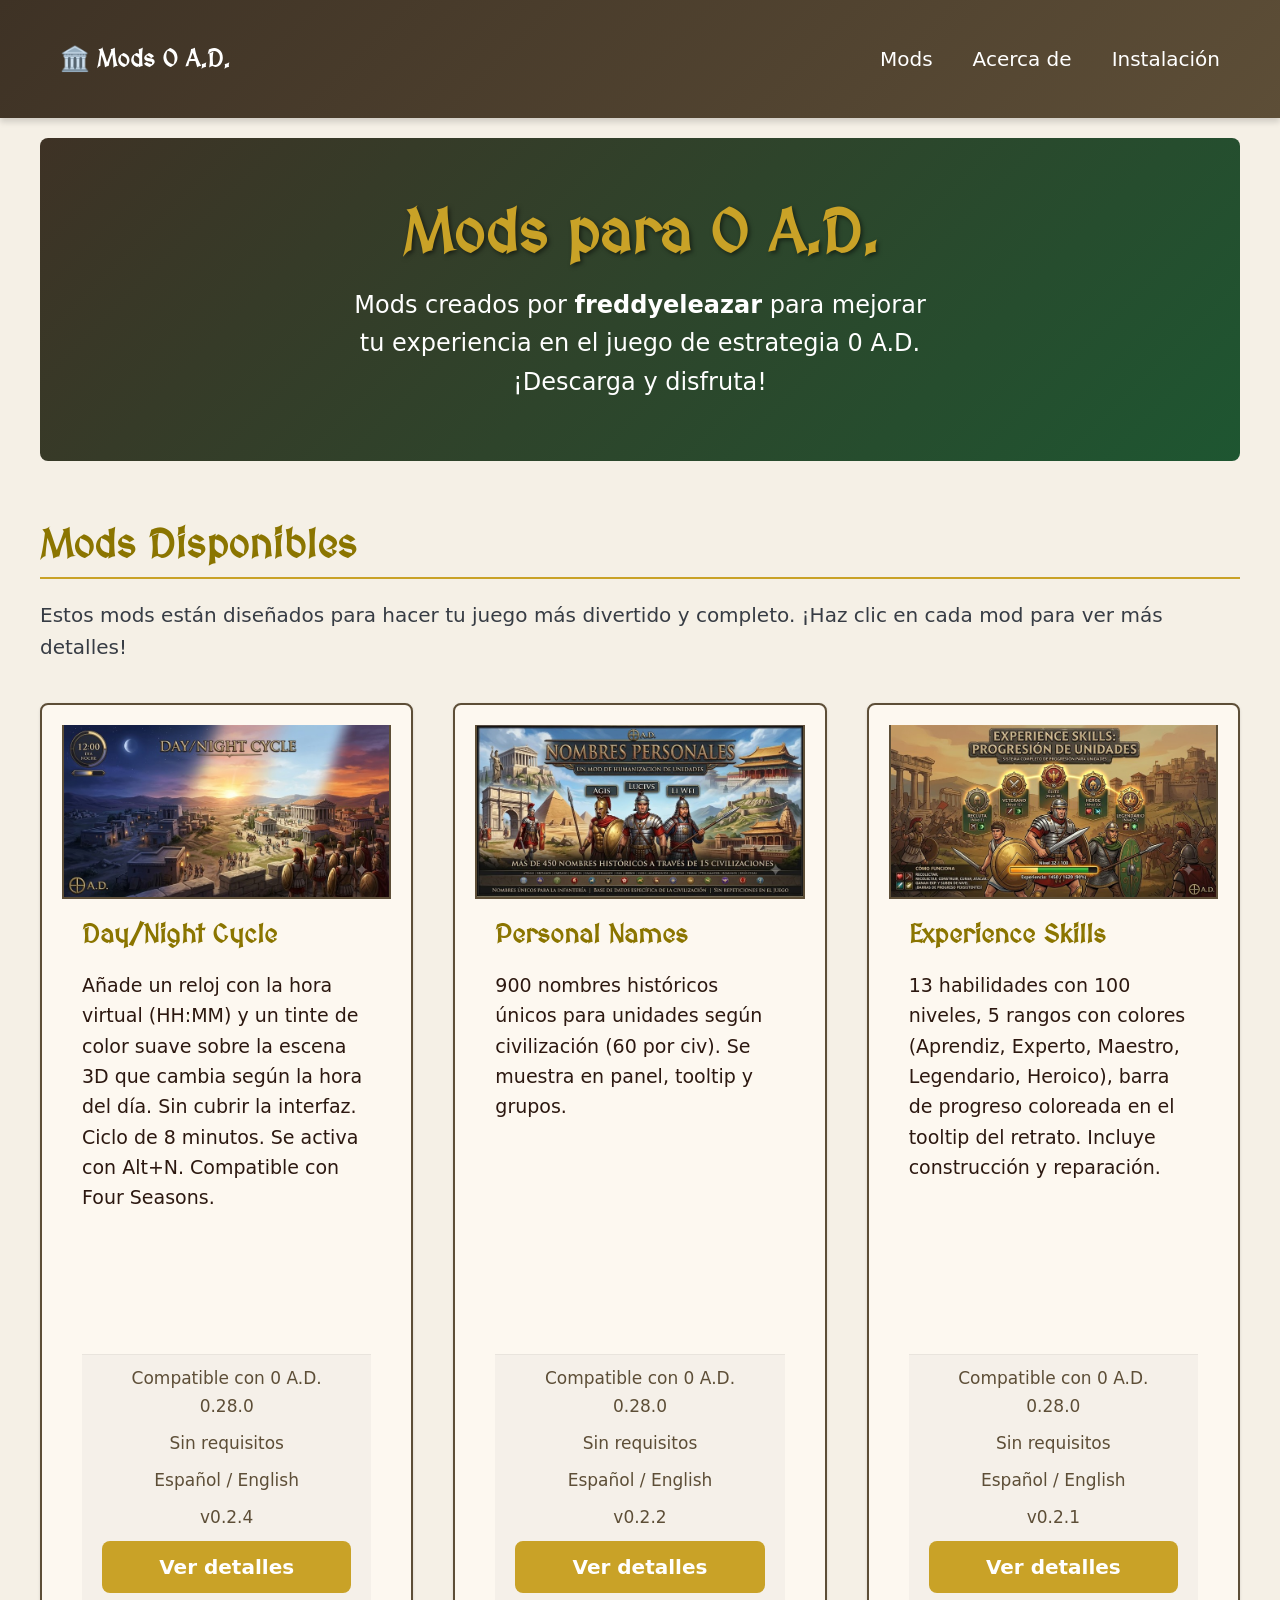
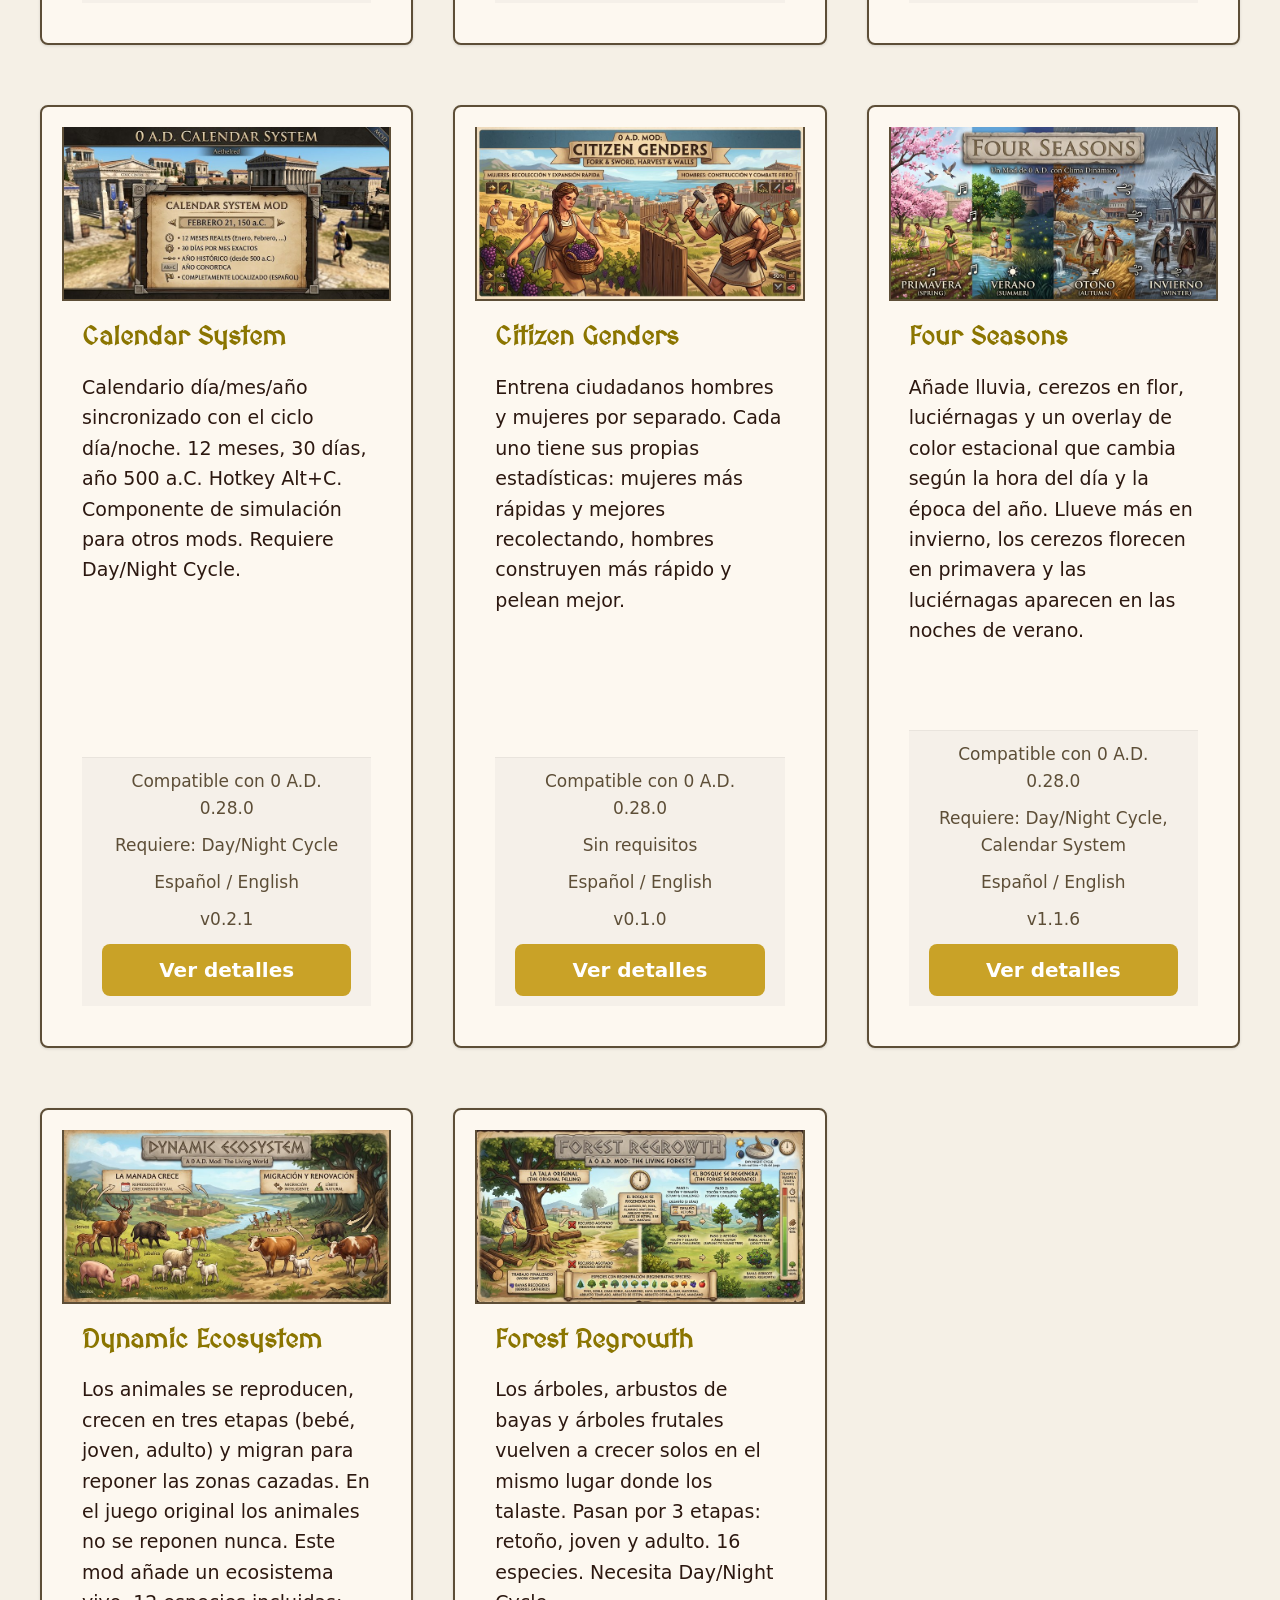
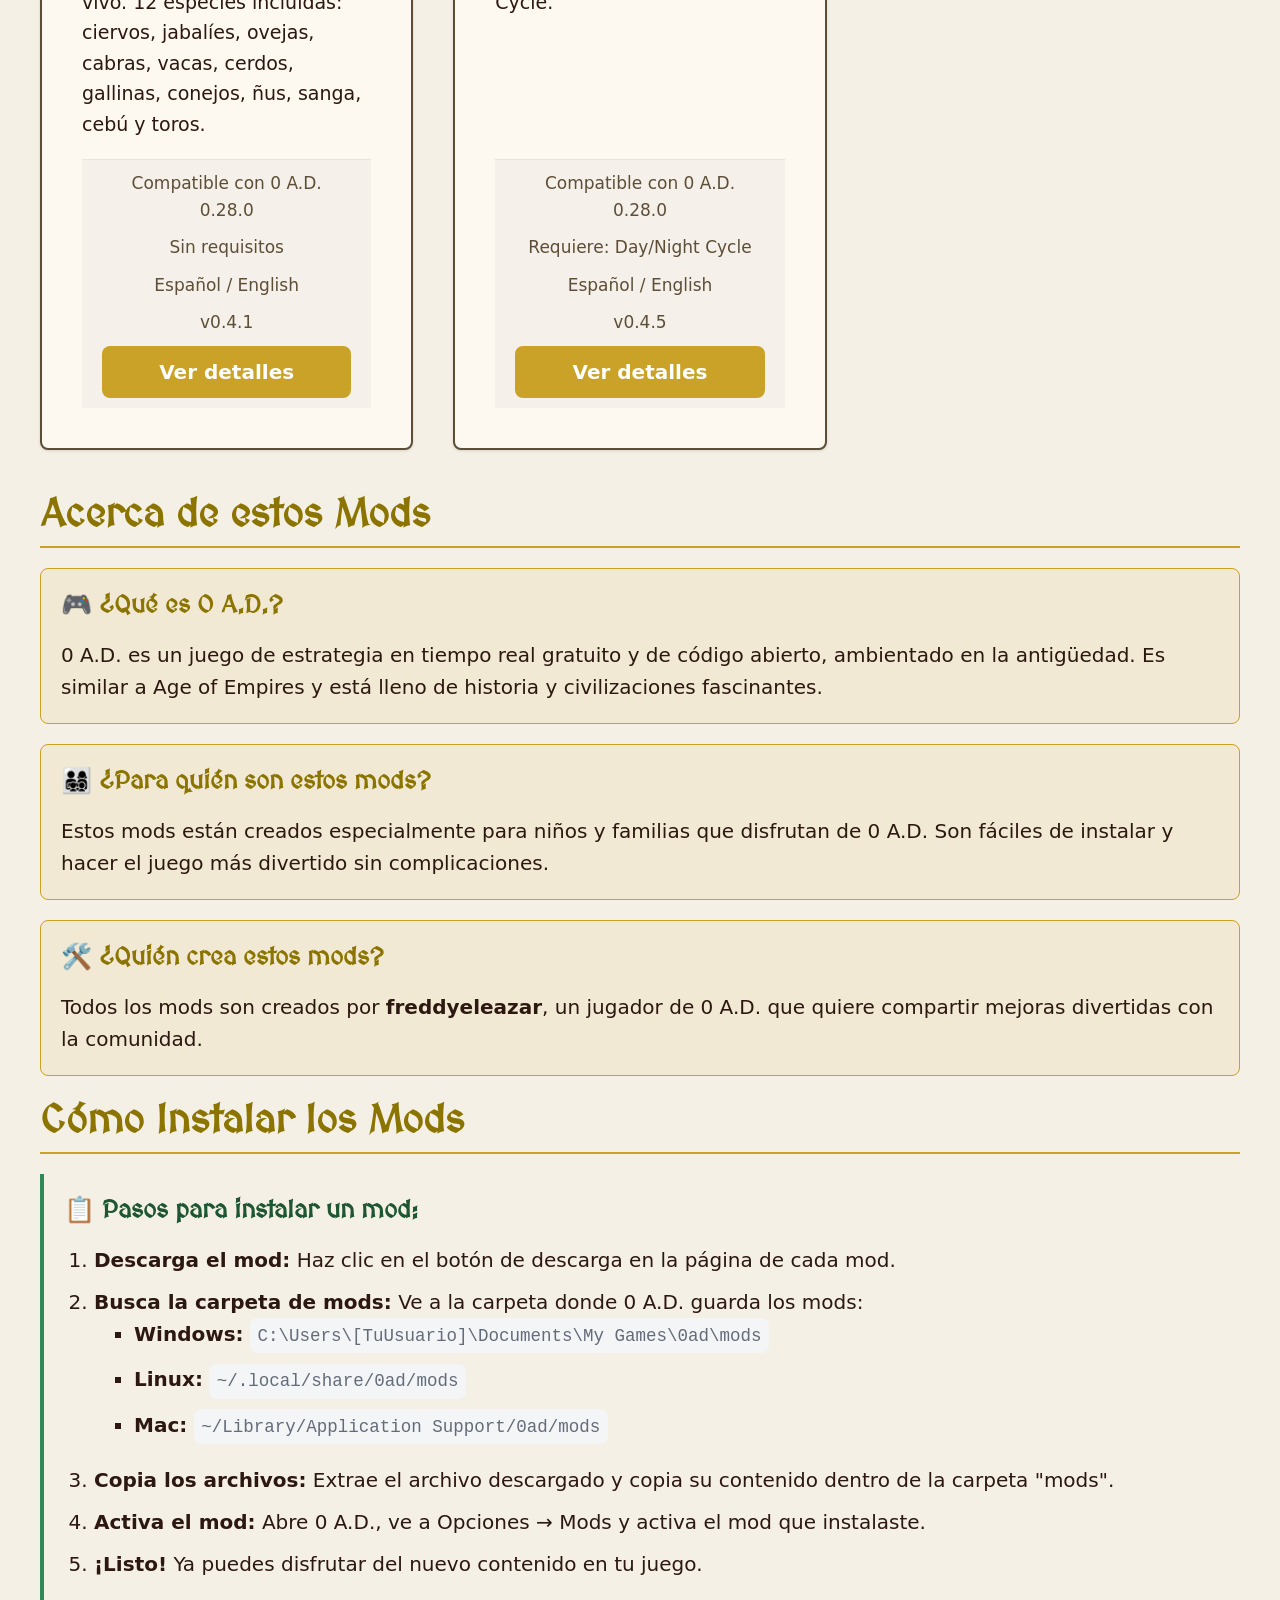
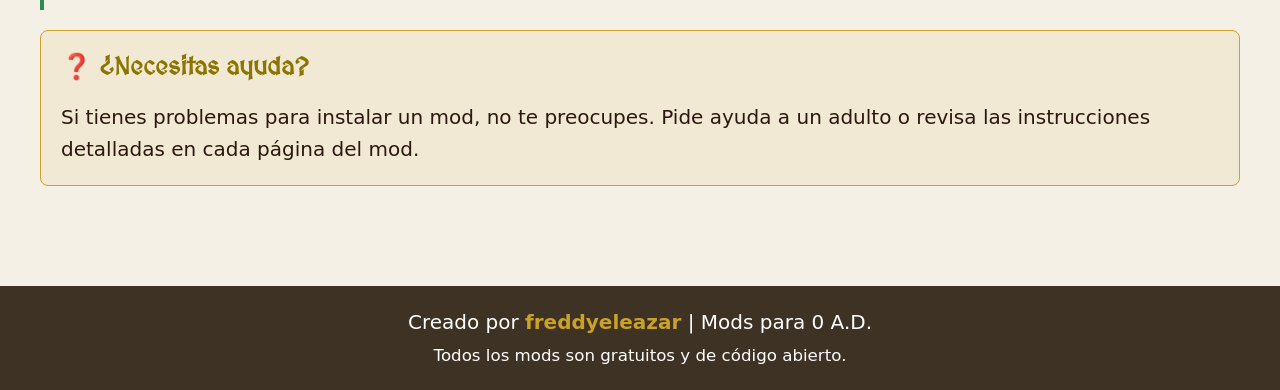
<file: index.html>
<!DOCTYPE html>
<html lang="es" data-theme="light">
<head>
    <meta charset="UTF-8">
    <meta name="viewport" content="width=device-width, initial-scale=1.0">
    <meta name="description" content="Mods creados por freddyeleazar para mejorar tu experiencia en 0 A.D. - Mods gratuitos para niños y familias.">
    <meta name="keywords" content="0 A.D., mods, juegos, estrategia, freddyeleazar">
    <meta name="author" content="freddyeleazar">
    
    <title>Mods 0 A.D. | freddyeleazar</title>
    
    <!-- Pico.CSS -->
    <link rel="stylesheet" href="css/picocss.min.css">
    
    <!-- Estilos personalizados -->
    <link rel="stylesheet" href="css/styles.css">
    
    <!-- Favicon -->
    <link rel="icon" type="image/svg+xml" href="assets/images/favicon.svg">
</head>
<body>
    <!-- Cabecera -->
    <header>
        <nav>
            <ul>
                <li><strong>🏛️ Mods 0 A.D.</strong></li>
            </ul>
            <ul>
                <li><a href="#mods">Mods</a></li>
                <li><a href="#about">Acerca de</a></li>
                <li><a href="#install">Instalación</a></li>
            </ul>
        </nav>
    </header>

    <!-- Contenido principal -->
    <main class="container">
        <!-- Sección hero -->
        <section id="hero">
            <h1>Mods para 0 A.D.</h1>
            <p>Mods creados por <strong>freddyeleazar</strong> para mejorar tu experiencia en el juego de estrategia 0 A.D. ¡Descarga y disfruta!</p>
        </section>

        <!-- Sección de mods -->
        <section id="mods">
            <h2>Mods Disponibles</h2>
            <p>Estos mods están diseñados para hacer tu juego más divertido y completo. ¡Haz clic en cada mod para ver más detalles!</p>
            
            <div class="mods-grid" id="mods-container"></div>
        </section>

        <!-- Sección de información -->
        <section id="about">
            <h2>Acerca de estos Mods</h2>
            <div class="game-info">
                <h4>🎮 ¿Qué es 0 A.D.?</h4>
                <p>0 A.D. es un juego de estrategia en tiempo real gratuito y de código abierto, ambientado en la antigüedad. Es similar a Age of Empires y está lleno de historia y civilizaciones fascinantes.</p>
            </div>
            
            <div class="game-info">
                <h4>👨‍👩‍👧‍👦 ¿Para quién son estos mods?</h4>
                <p>Estos mods están creados especialmente para niños y familias que disfrutan de 0 A.D. Son fáciles de instalar y hacer el juego más divertido sin complicaciones.</p>
            </div>
            
            <div class="game-info">
                <h4>🛠️ ¿Quién crea estos mods?</h4>
                <p>Todos los mods son creados por <strong>freddyeleazar</strong>, un jugador de 0 A.D. que quiere compartir mejoras divertidas con la comunidad.</p>
            </div>
        </section>

        <!-- Sección de instalación -->
        <section id="install">
            <h2>Cómo Instalar los Mods</h2>
            <div class="installation-steps">
                <h4>📋 Pasos para instalar un mod:</h4>
                <ol>
                    <li><strong>Descarga el mod:</strong> Haz clic en el botón de descarga en la página de cada mod.</li>
                    <li><strong>Busca la carpeta de mods:</strong> Ve a la carpeta donde 0 A.D. guarda los mods:
                        <ul>
                            <li><strong>Windows:</strong> <code>C:\Users\[TuUsuario]\Documents\My Games\0ad\mods</code></li>
                            <li><strong>Linux:</strong> <code>~/.local/share/0ad/mods</code></li>
                            <li><strong>Mac:</strong> <code>~/Library/Application Support/0ad/mods</code></li>
                        </ul>
                    </li>
                    <li><strong>Copia los archivos:</strong> Extrae el archivo descargado y copia su contenido dentro de la carpeta "mods".</li>
                    <li><strong>Activa el mod:</strong> Abre 0 A.D., ve a Opciones → Mods y activa el mod que instalaste.</li>
                    <li><strong>¡Listo!</strong> Ya puedes disfrutar del nuevo contenido en tu juego.</li>
                </ol>
            </div>
            
            <div class="game-info">
                <h4>❓ ¿Necesitas ayuda?</h4>
                <p>Si tienes problemas para instalar un mod, no te preocupes. Pide ayuda a un adulto o revisa las instrucciones detalladas en cada página del mod.</p>
            </div>
        </section>
    </main>

    <!-- Pie de página -->
    <footer>
        <p>Creado por <strong>freddyeleazar</strong> | Mods para 0 A.D.</p>
        <p><small>Todos los mods son gratuitos y de código abierto.</small></p>
    </footer>

    <!-- Script principal -->
    <script>window.DATA_PATH = 'assets/data/mods.json';</script>
    <script src="assets/js/mods.js"></script>
</body>
</html>
</file>
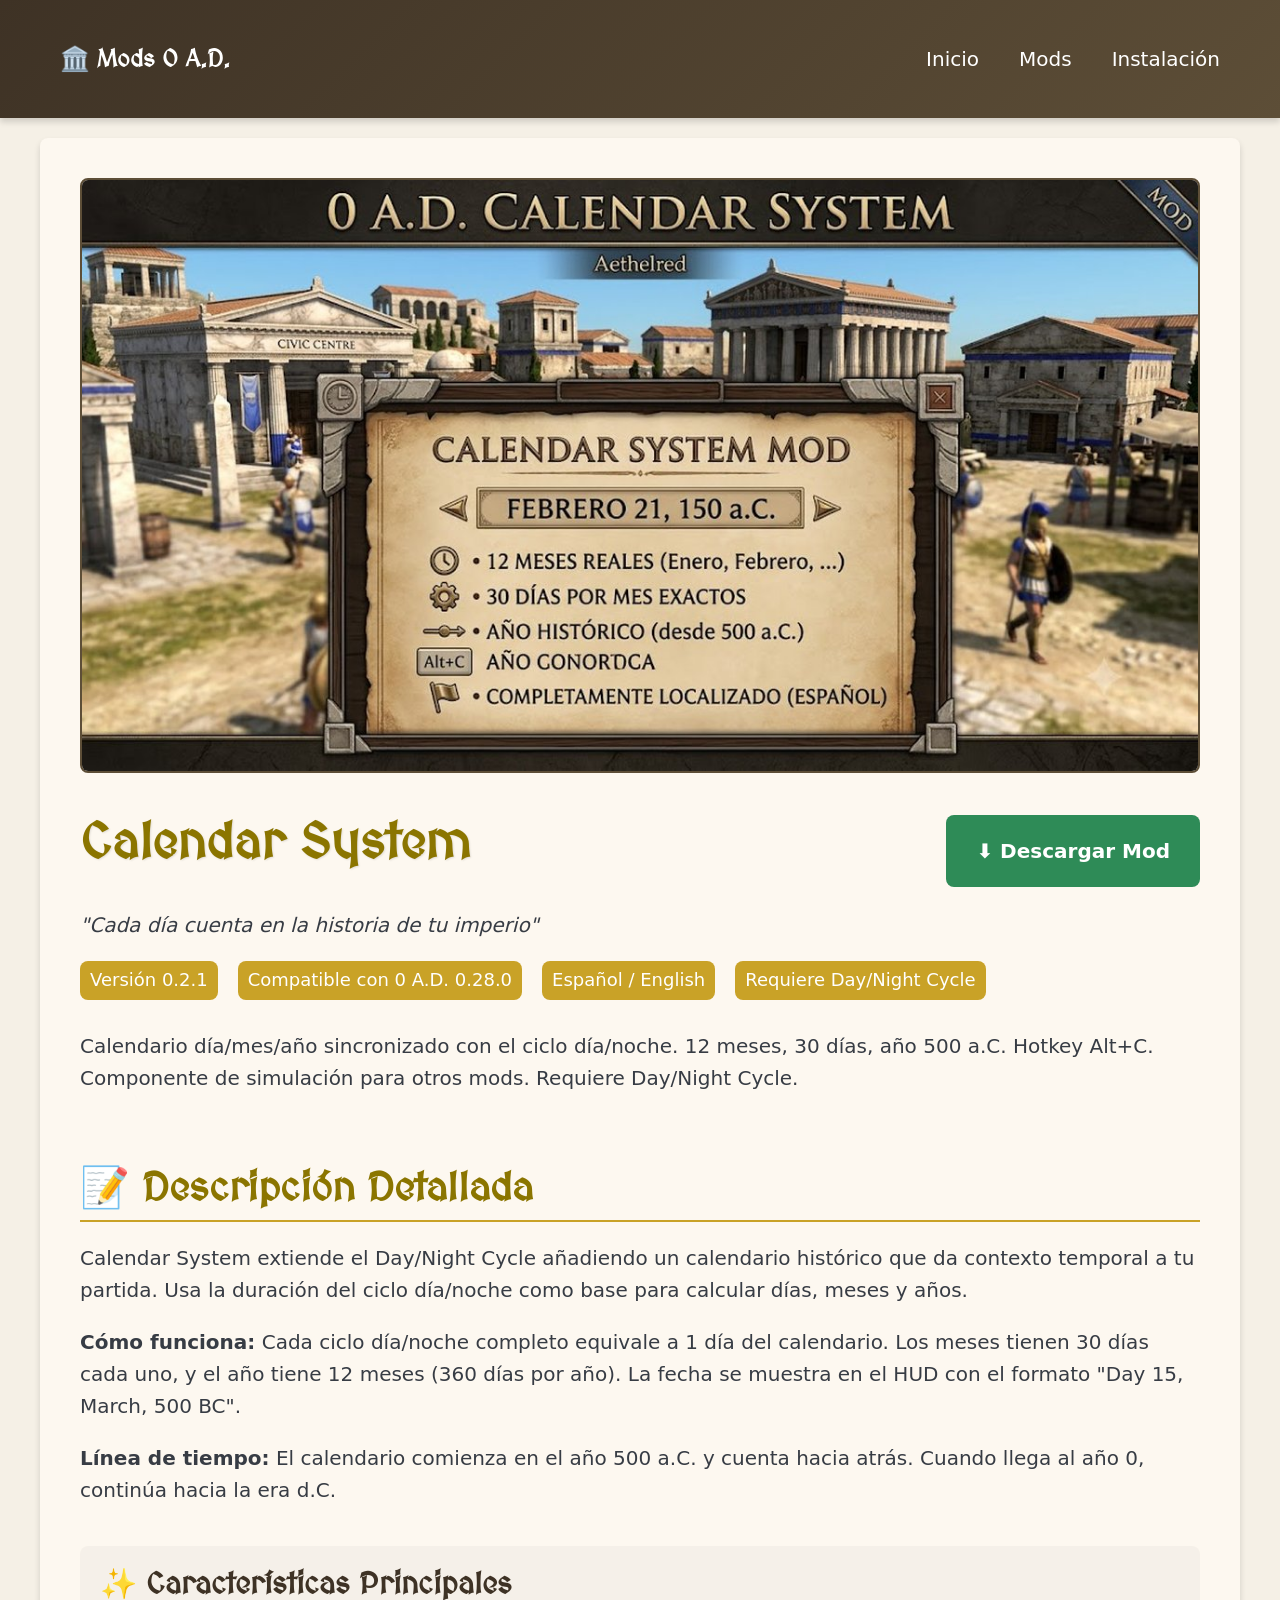
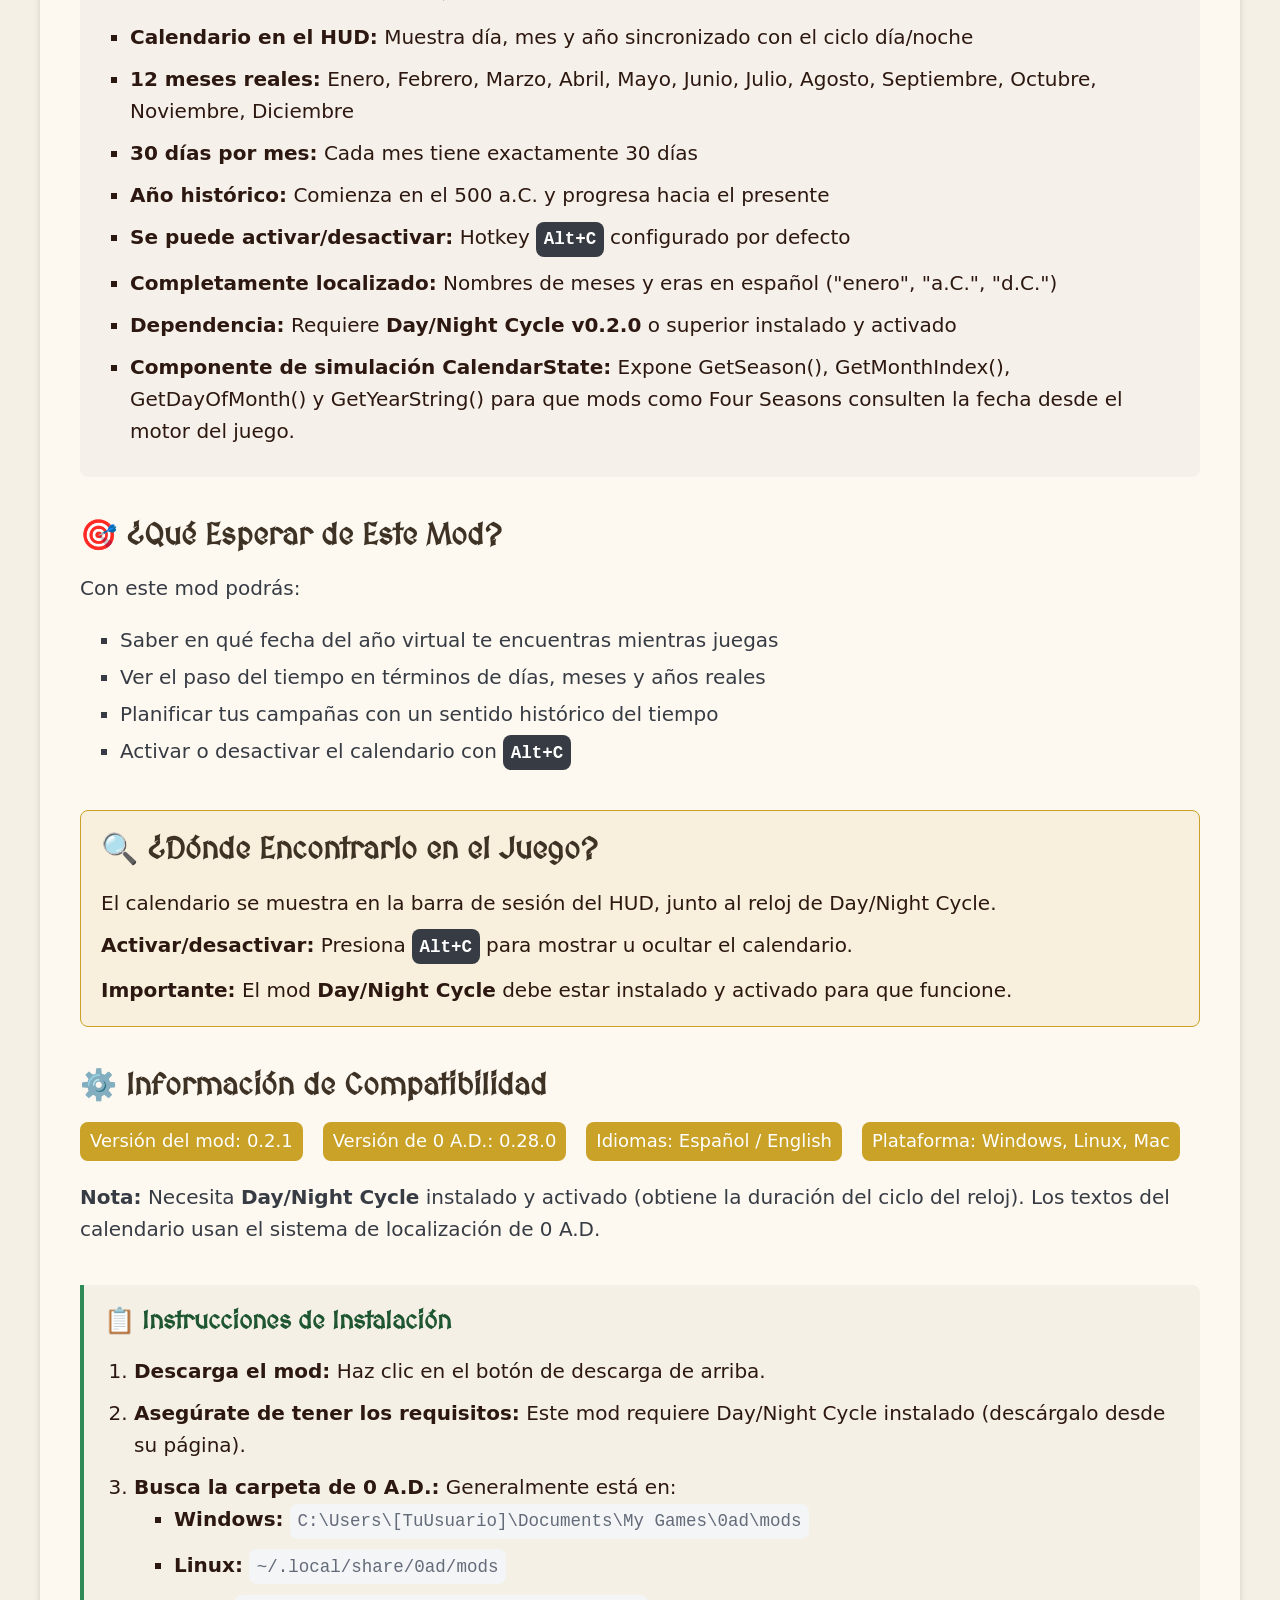
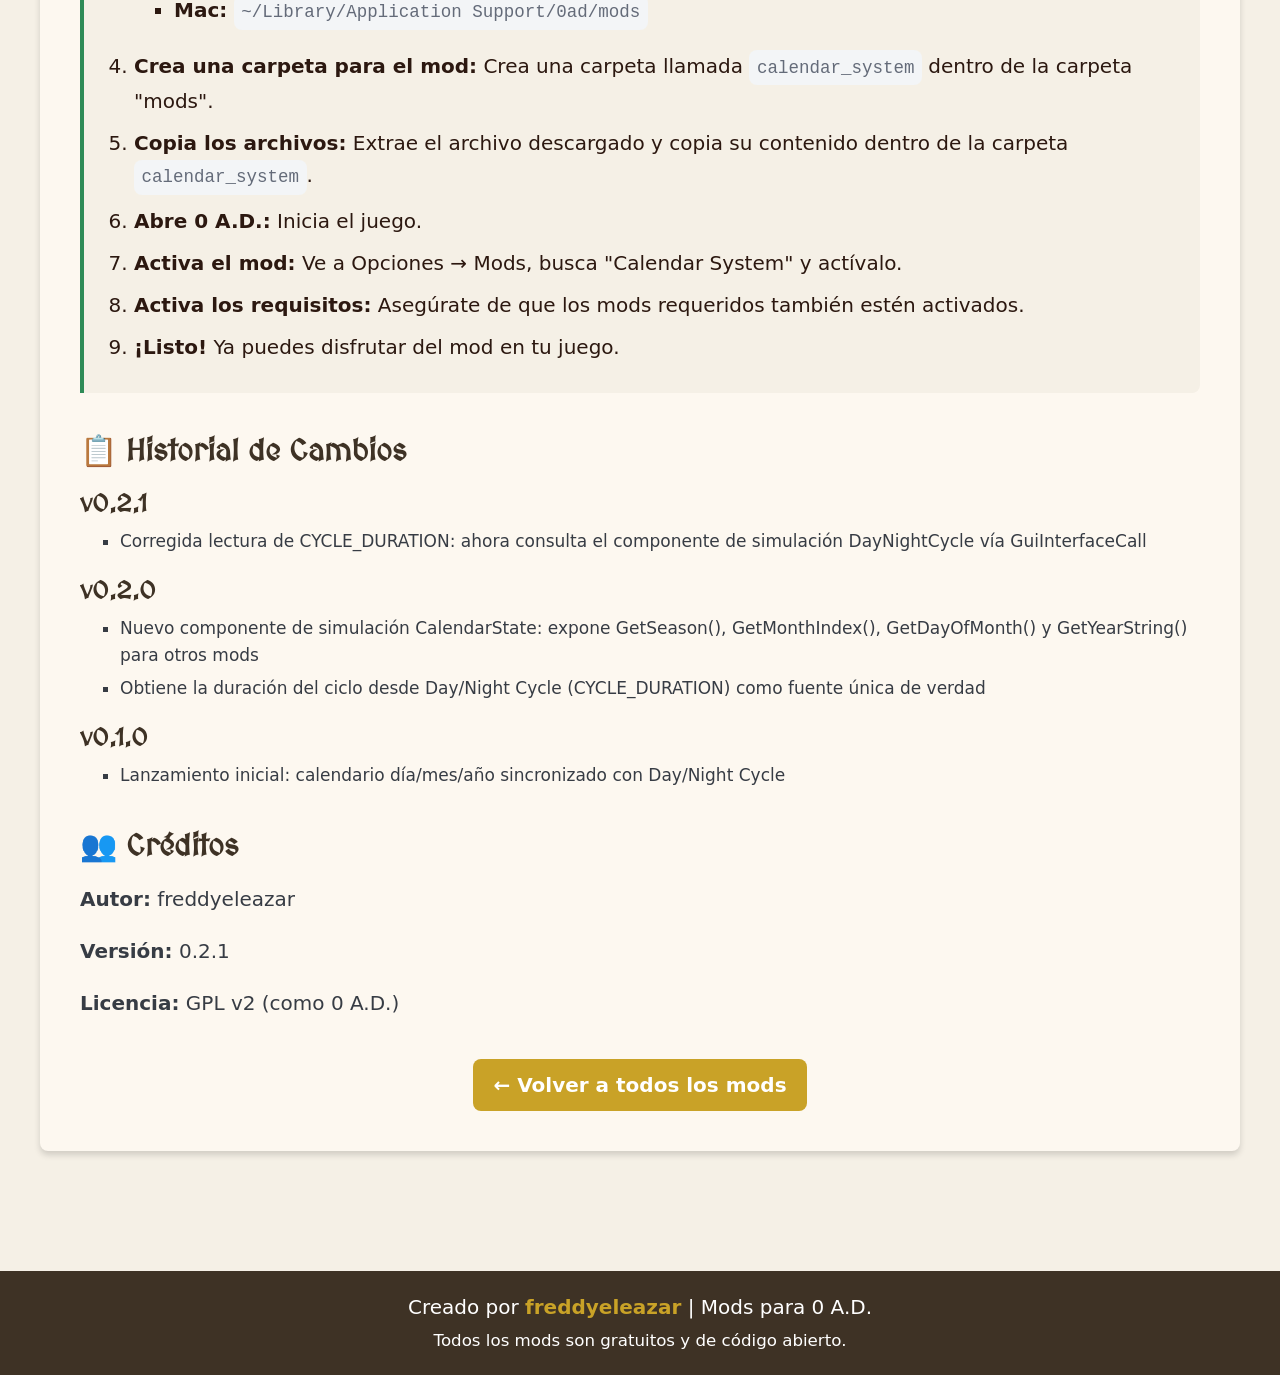
<file: mods/calendar_system/index.html>
<!DOCTYPE html>
<html lang="es" data-theme="light">
<head>
    <meta charset="UTF-8">
    <meta name="viewport" content="width=device-width, initial-scale=1.0">
    <meta name="description" content="Calendar System - Mod para 0 A.D. que añade calendario día/mes/año sincronizado con el ciclo día/noche. Requiere Day/Night Cycle. Creado por freddyeleazar.">
    <meta name="keywords" content="0 A.D., mod, calendario, día, mes, año, freddyeleazar">
    <meta name="author" content="freddyeleazar">
    <title>Calendar System | Mods 0 A.D.</title>
    <link rel="stylesheet" href="../../css/picocss.min.css">
    <link rel="stylesheet" href="../../css/styles.css">
    <link rel="icon" type="image/svg+xml" href="../../assets/images/favicon.svg">
</head>
<body>
    <header>
        <nav>
            <ul>
                <li><strong>🏛️ Mods 0 A.D.</strong></li>
            </ul>
            <ul>
                <li><a href="../../index.html">Inicio</a></li>
                <li><a href="../../index.html#mods">Mods</a></li>
                <li><a href="../../index.html#install">Instalación</a></li>
            </ul>
        </nav>
    </header>
    <main class="container">
        <article class="mod-detail" id="mod-detail-container"></article>
    </main>
    <footer>
        <p>Creado por <strong>freddyeleazar</strong> | Mods para 0 A.D.</p>
        <p><small>Todos los mods son gratuitos y de código abierto.</small></p>
    </footer>
    <script>window.MOD_ID = 'calendar_system'; window.DATA_PATH = '../../assets/data/mods.json';</script>
    <script src="../../assets/js/mods.js"></script>
</body>
</html>
</file>
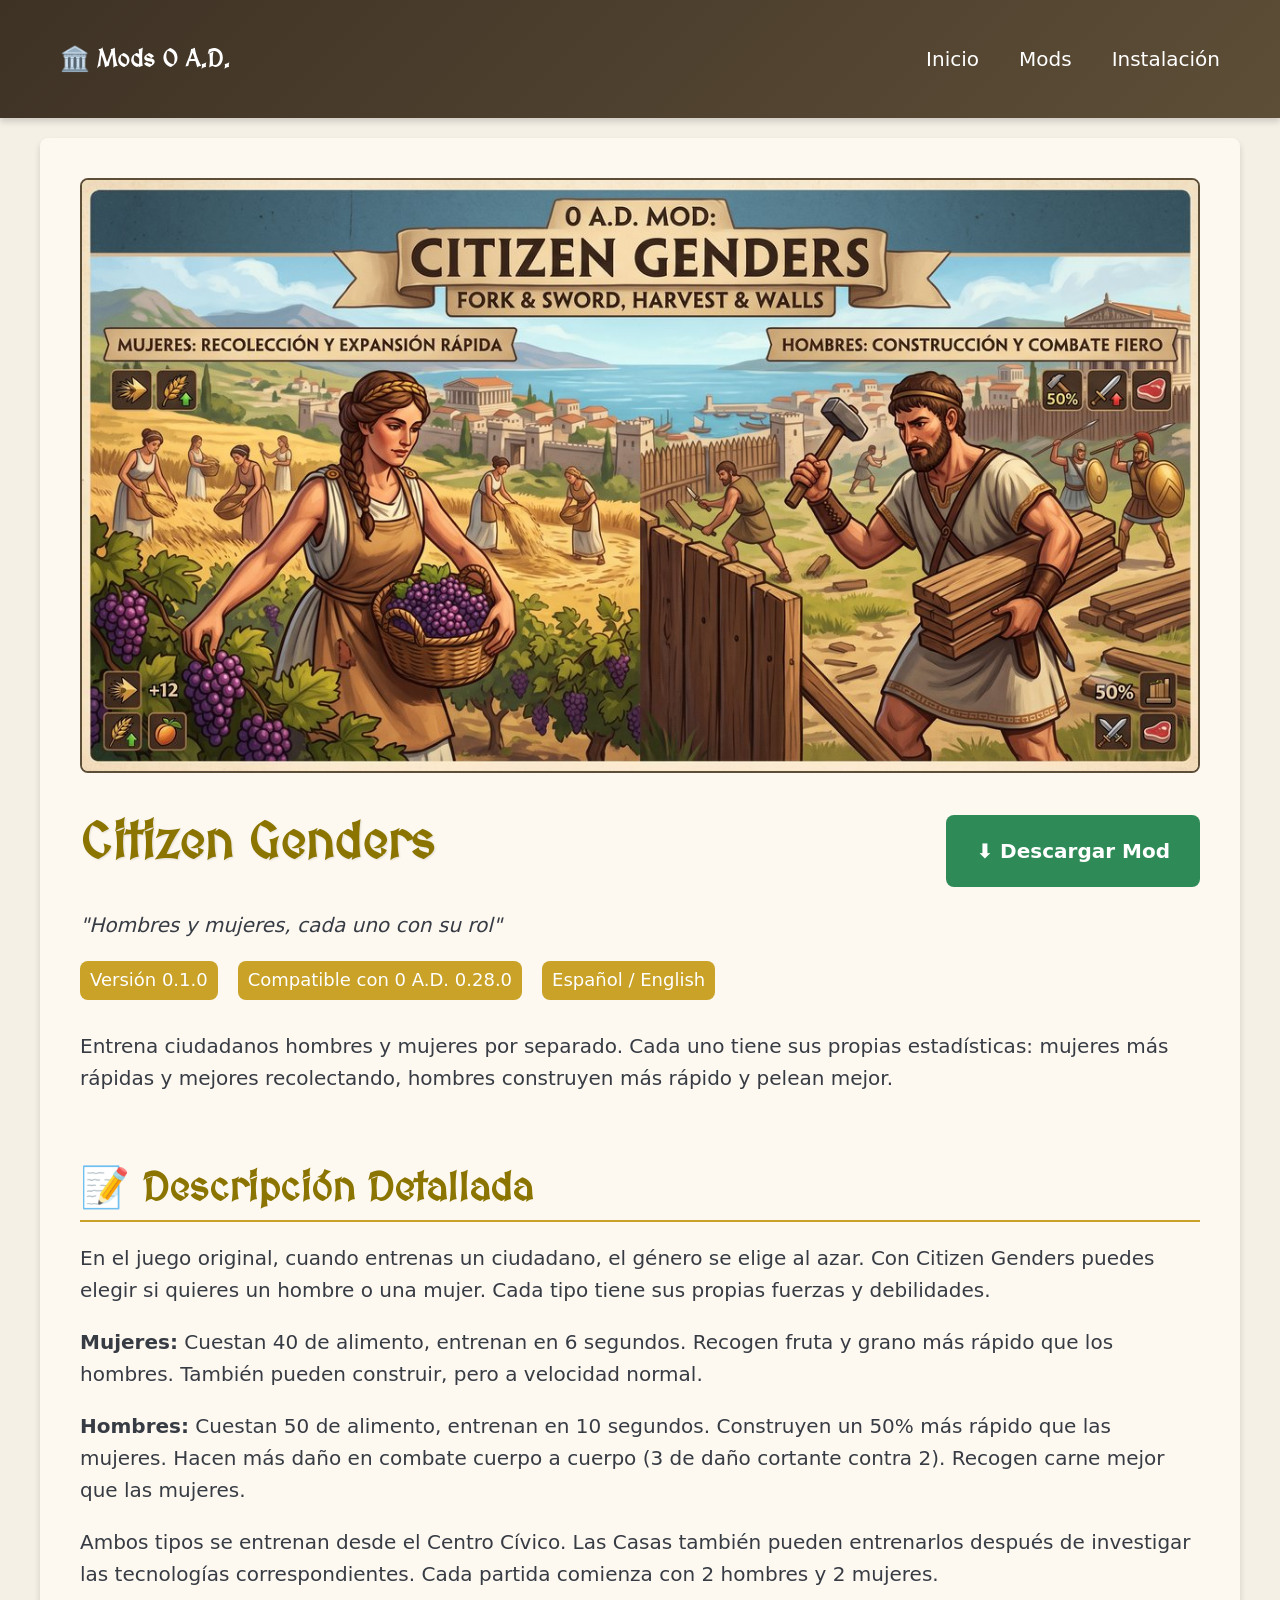
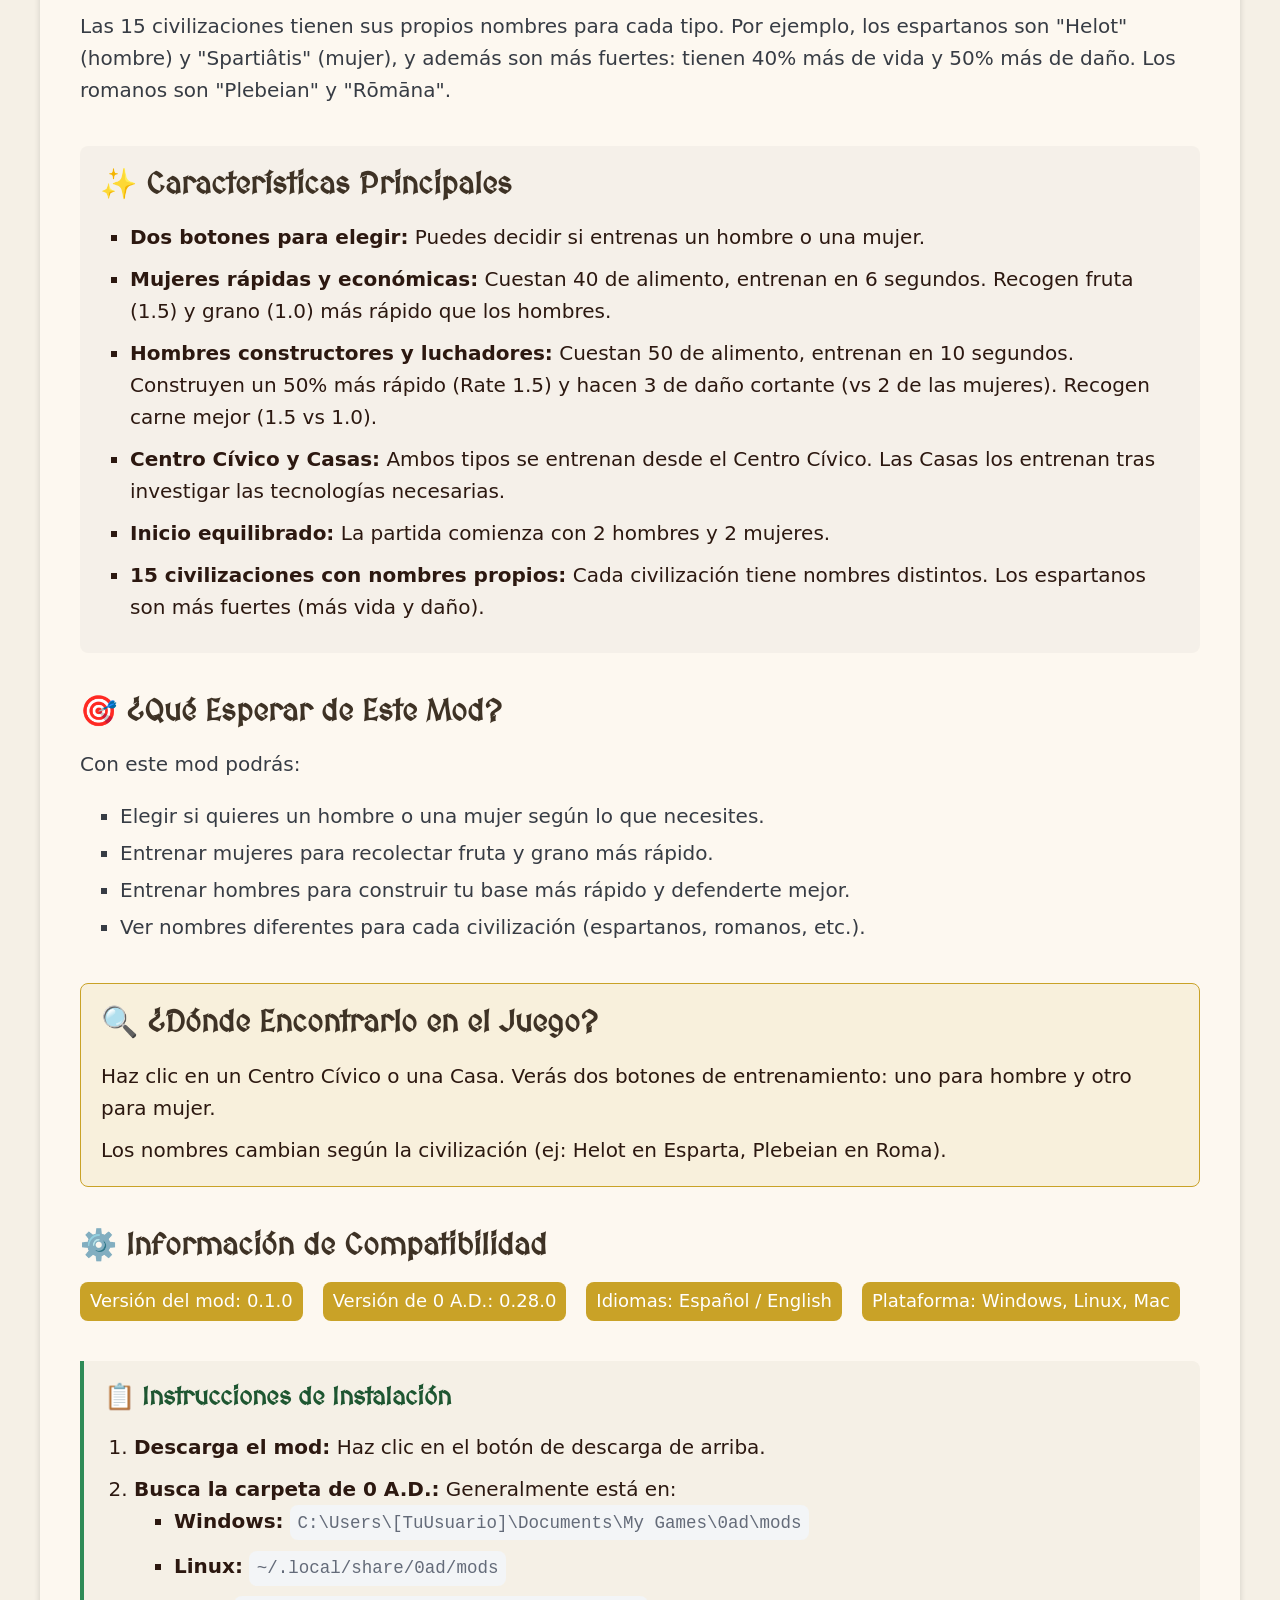
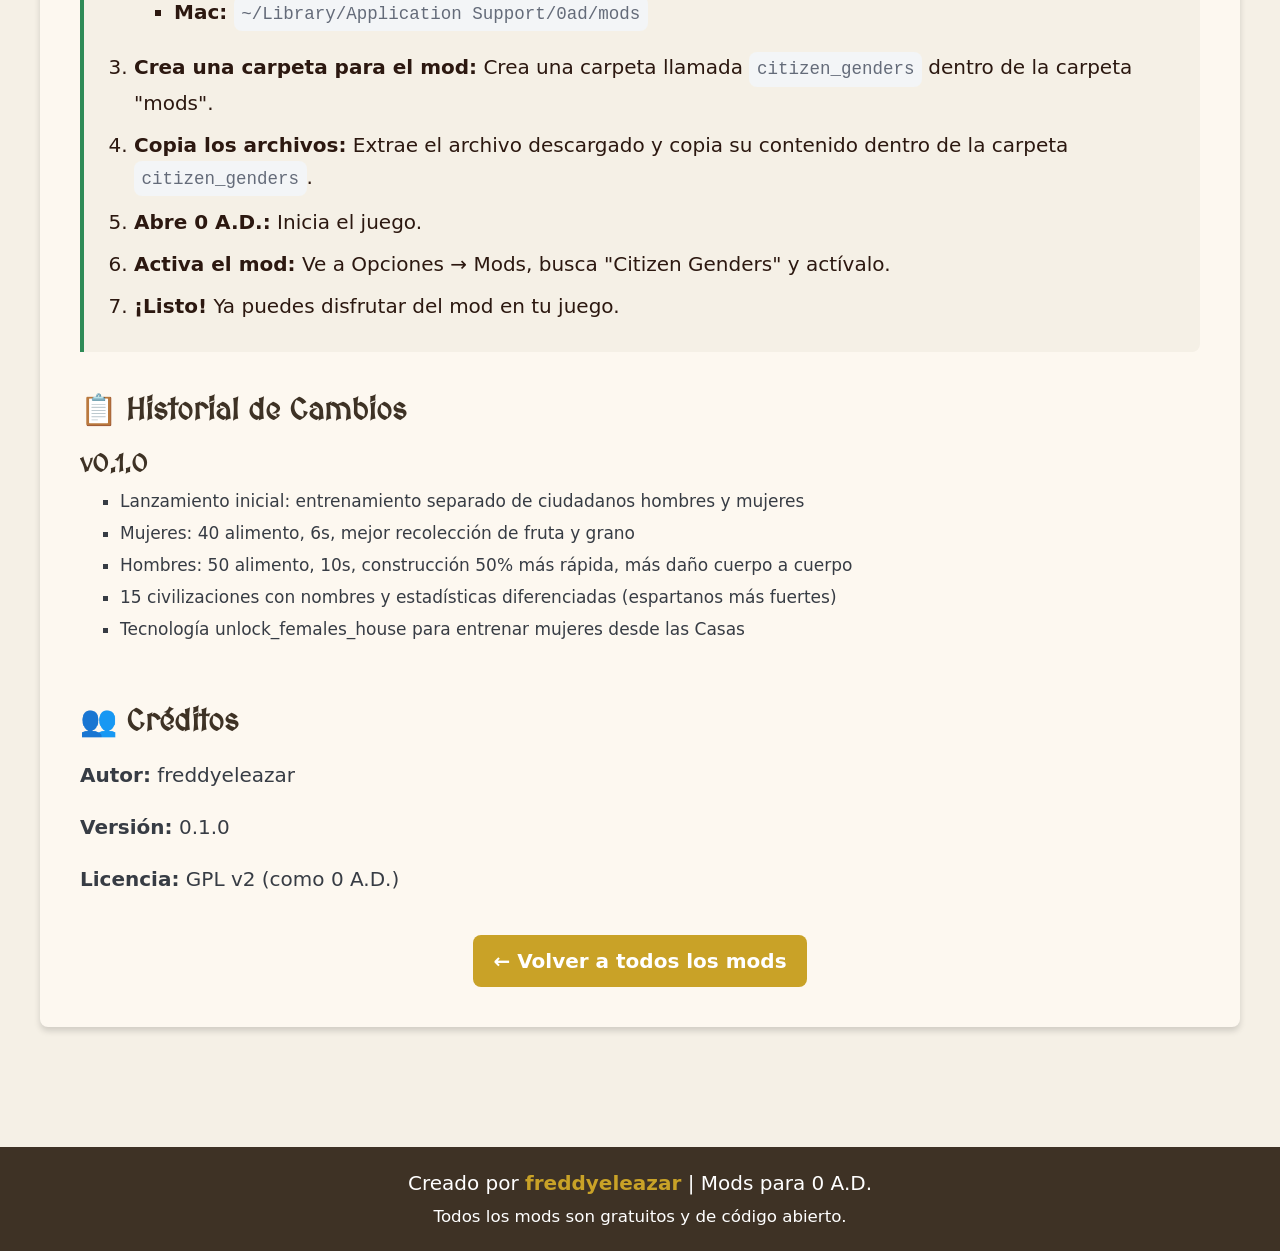
<file: mods/citizen_genders/index.html>
<!DOCTYPE html>
<html lang="es" data-theme="light">
<head>
    <meta charset="UTF-8">
    <meta name="viewport" content="width=device-width, initial-scale=1.0">
    <meta name="description" content="Citizen Genders - Mod para 0 A.D. que separa el entrenamiento de ciudadanos en hombres y mujeres con estadísticas diferenciadas. Creado por freddyeleazar.">
    <meta name="keywords" content="0 A.D., mod, género, ciudadanos, hombres, mujeres, freddyeleazar">
    <meta name="author" content="freddyeleazar">
    <title>Citizen Genders | Mods 0 A.D.</title>
    <link rel="stylesheet" href="../../css/picocss.min.css">
    <link rel="stylesheet" href="../../css/styles.css">
    <link rel="icon" type="image/svg+xml" href="../../assets/images/favicon.svg">
</head>
<body>
    <header>
        <nav>
            <ul>
                <li><strong>🏛️ Mods 0 A.D.</strong></li>
            </ul>
            <ul>
                <li><a href="../../index.html">Inicio</a></li>
                <li><a href="../../index.html#mods">Mods</a></li>
                <li><a href="../../index.html#install">Instalación</a></li>
            </ul>
        </nav>
    </header>
    <main class="container">
        <article class="mod-detail" id="mod-detail-container"></article>
    </main>
    <footer>
        <p>Creado por <strong>freddyeleazar</strong> | Mods para 0 A.D.</p>
        <p><small>Todos los mods son gratuitos y de código abierto.</small></p>
    </footer>
    <script>window.MOD_ID = 'citizen_genders'; window.DATA_PATH = '../../assets/data/mods.json';</script>
    <script src="../../assets/js/mods.js"></script>
</body>
</html>
</file>
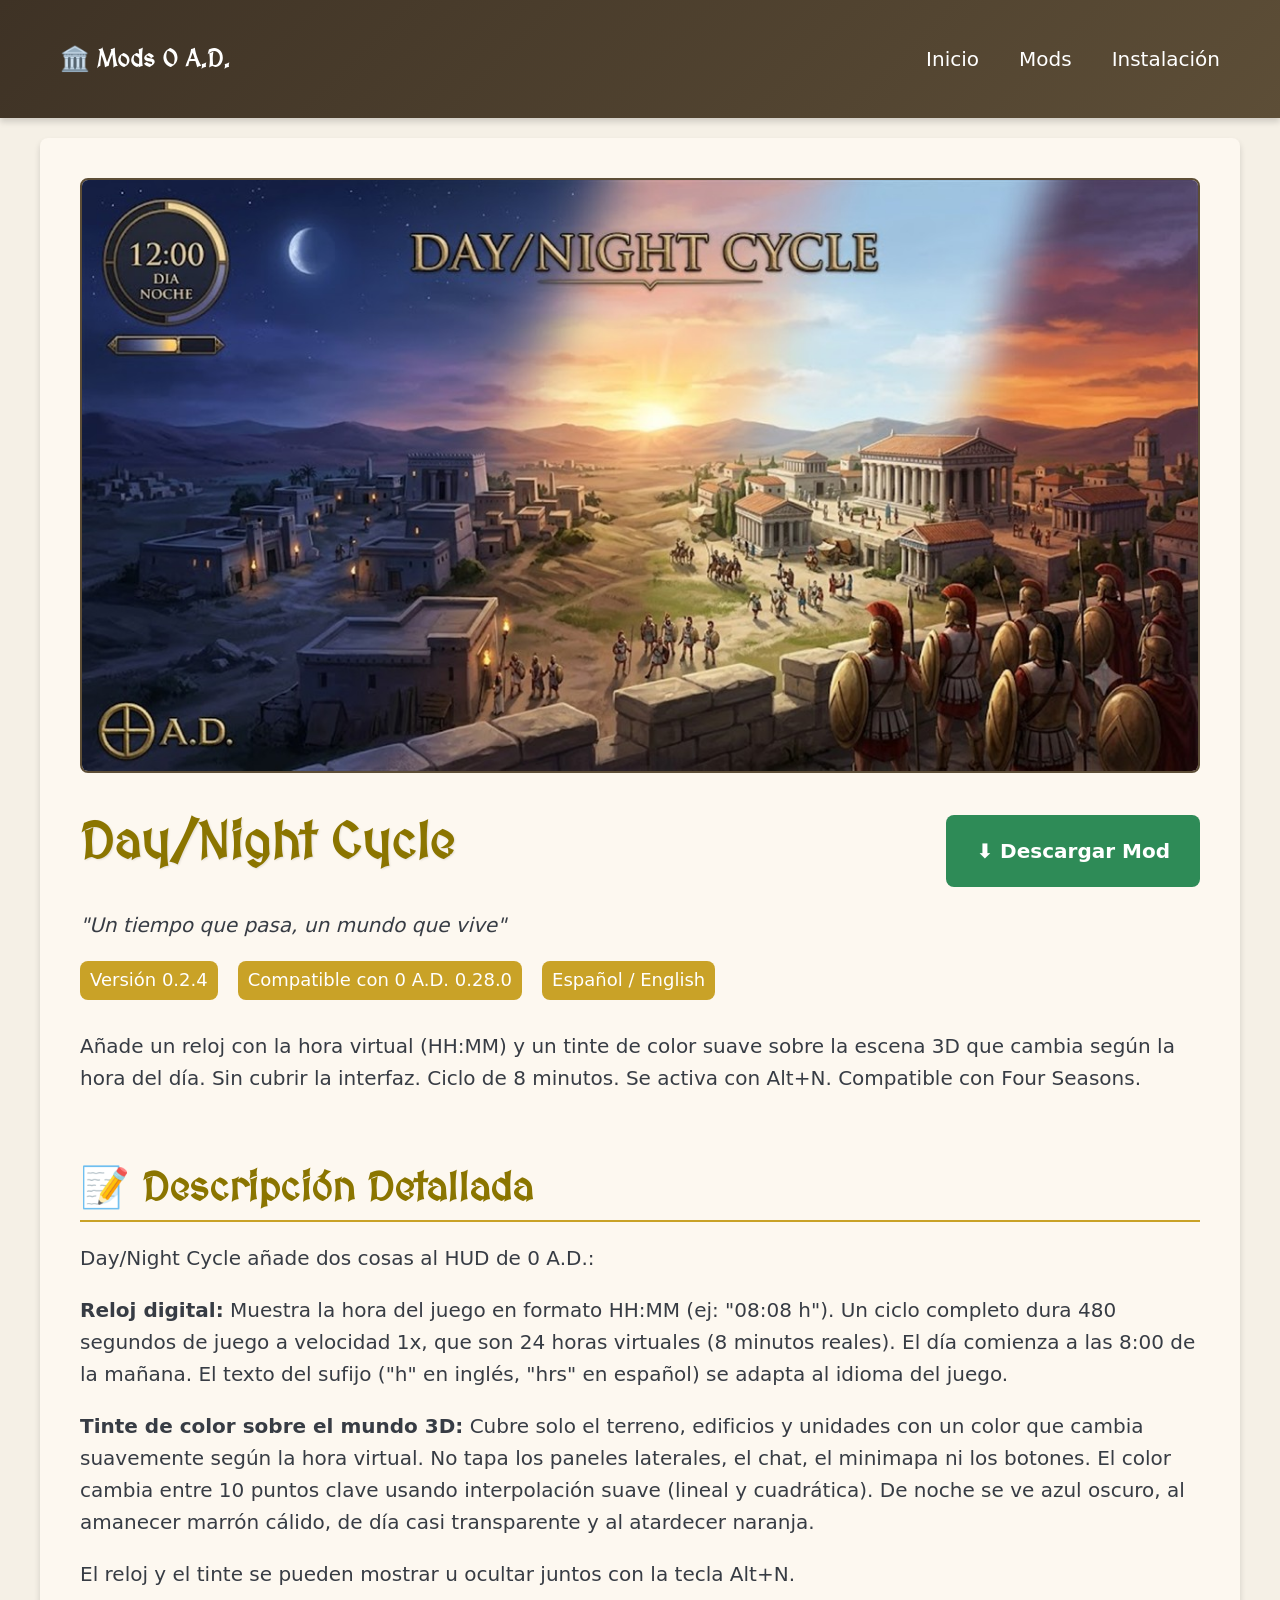
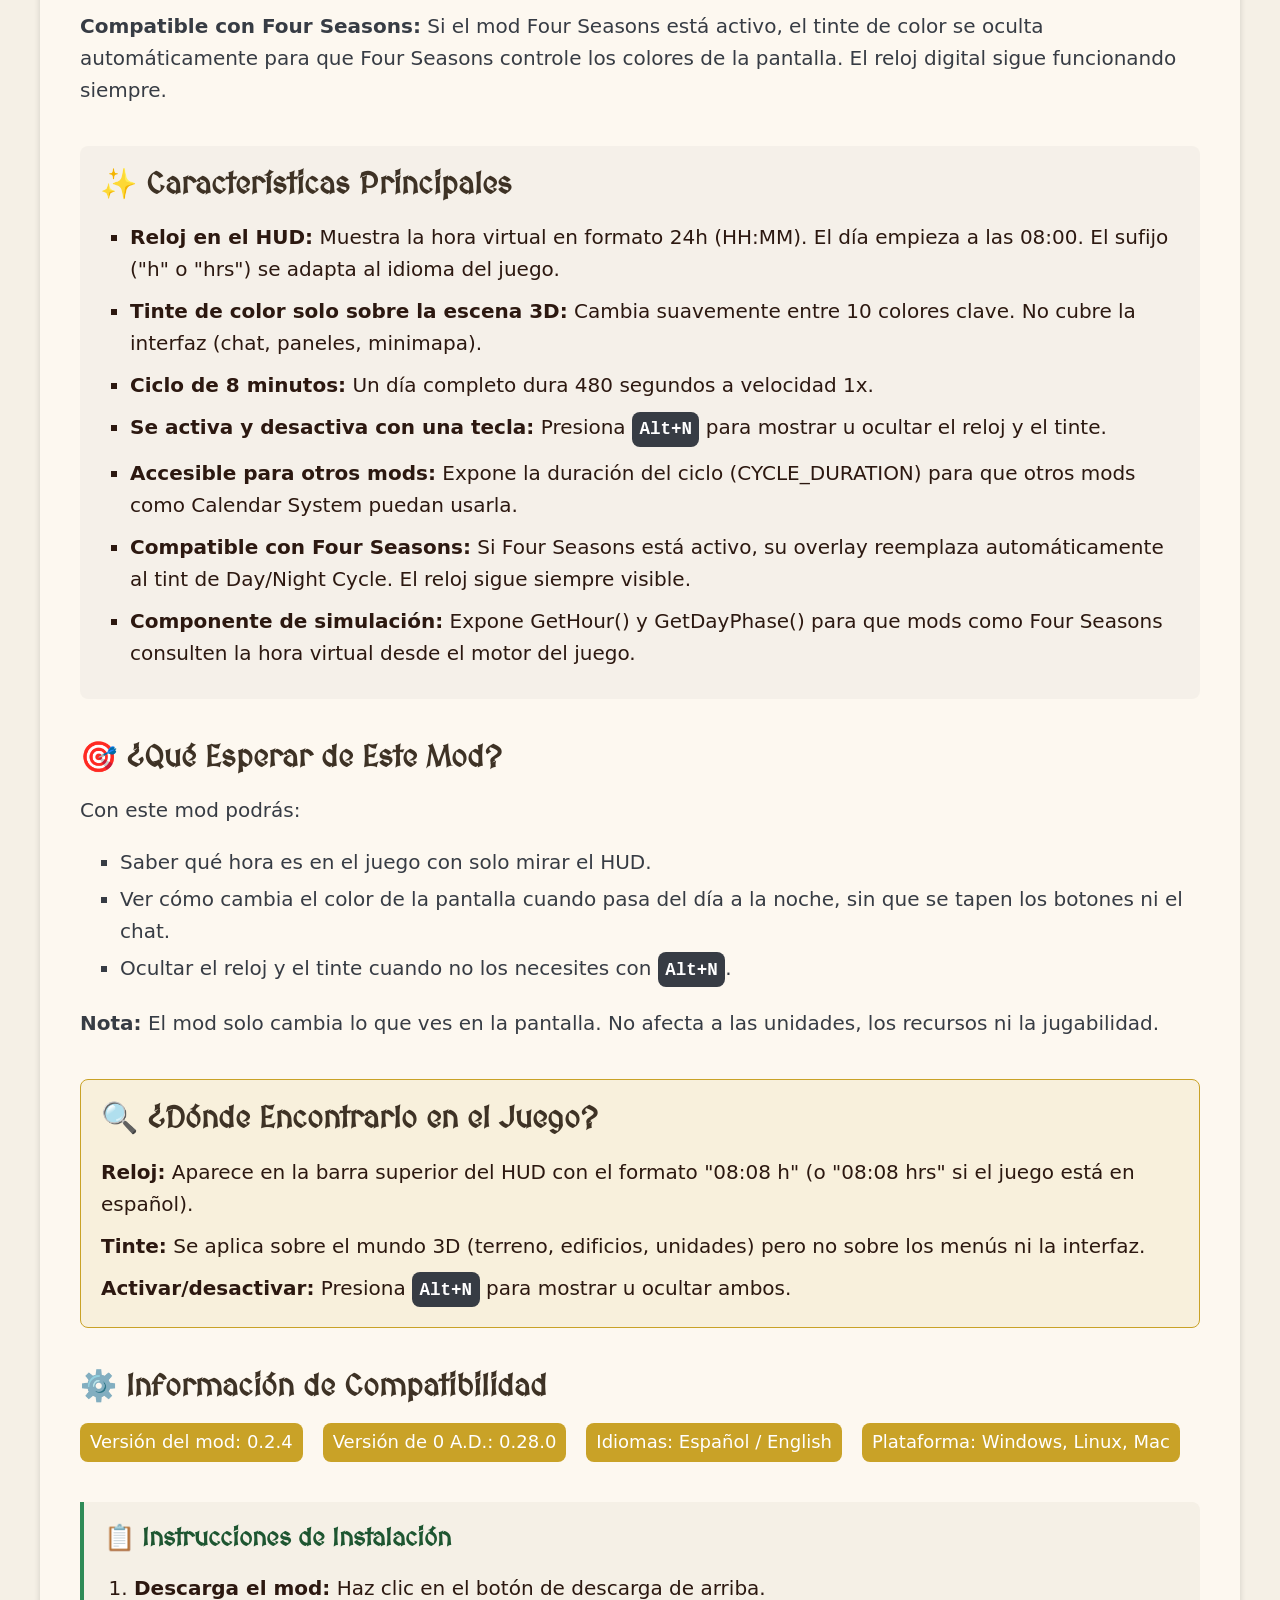
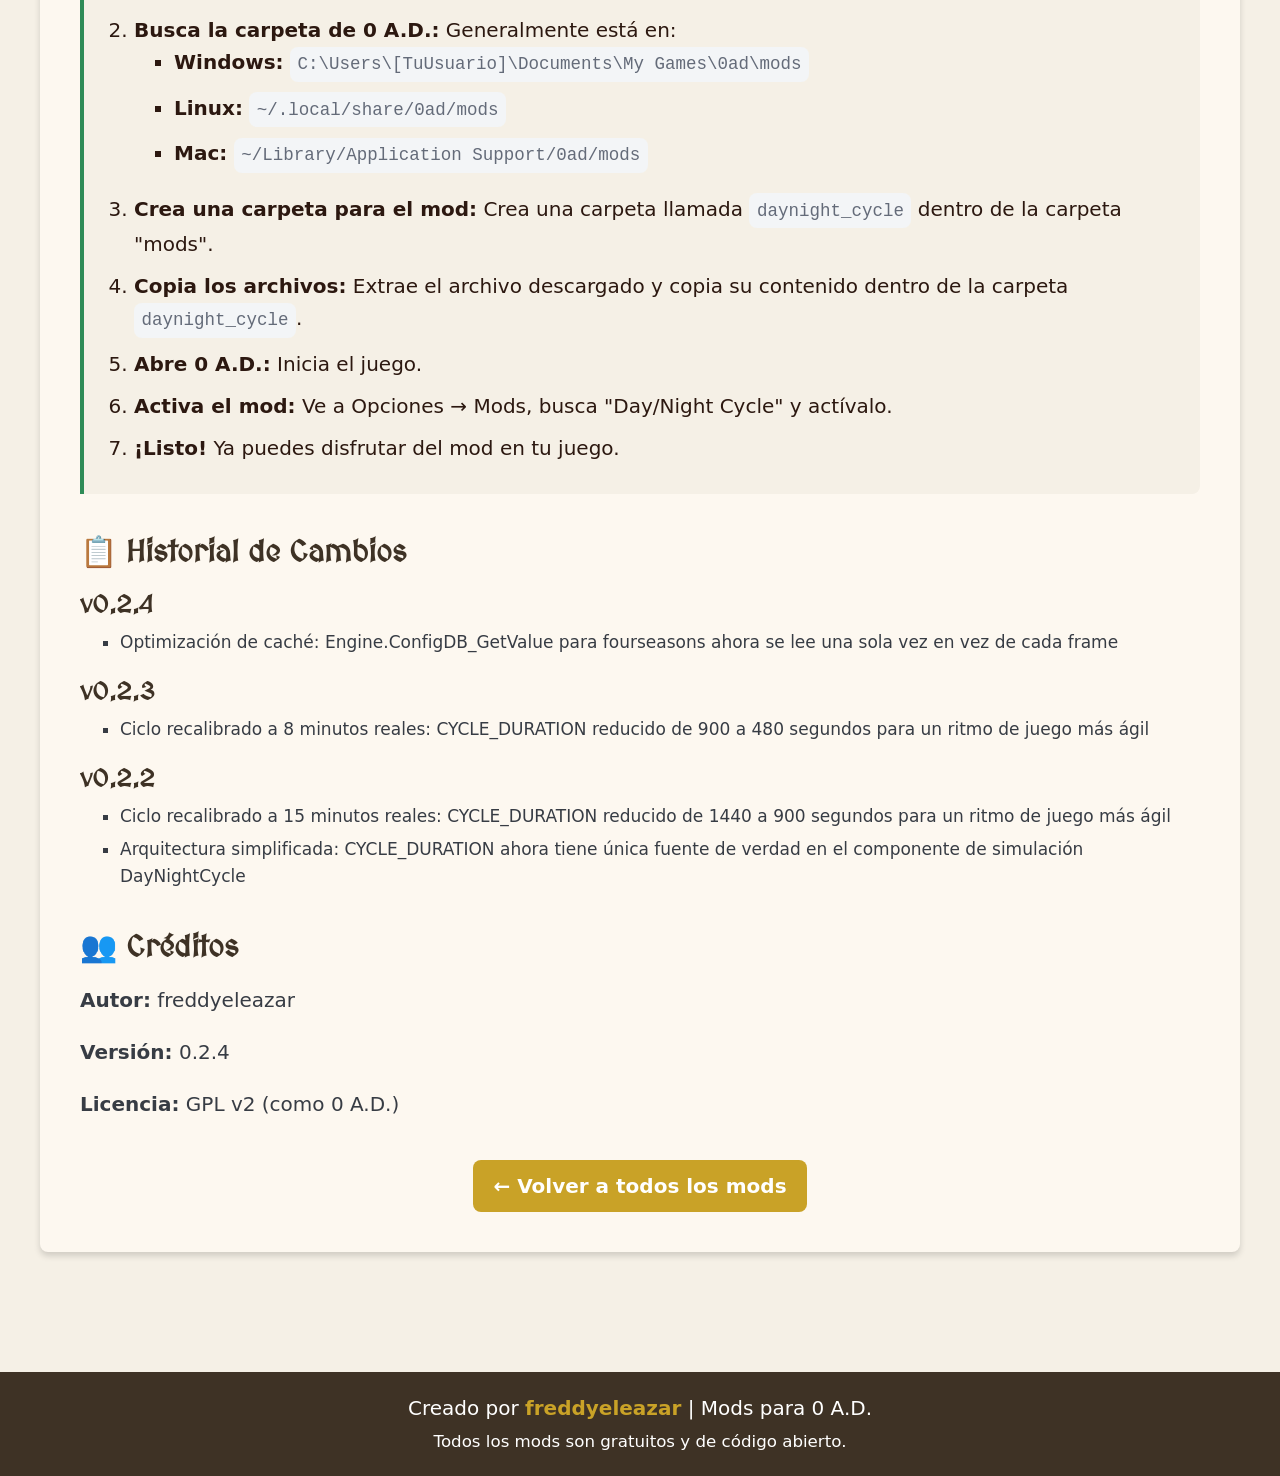
<file: mods/daynight_cycle/index.html>
<!DOCTYPE html>
<html lang="es" data-theme="light">
<head>
    <meta charset="UTF-8">
    <meta name="viewport" content="width=device-width, initial-scale=1.0">
    <meta name="description" content="Day/Night Cycle - Mod para 0 A.D. que añade reloj digital y tinte de color dinámico al HUD. Creado por freddyeleazar.">
    <meta name="keywords" content="0 A.D., mod, día, noche, ciclo, reloj, HUD, freddyeleazar">
    <meta name="author" content="freddyeleazar">
    <title>Day/Night Cycle | Mods 0 A.D.</title>
    <link rel="stylesheet" href="../../css/picocss.min.css">
    <link rel="stylesheet" href="../../css/styles.css">
    <link rel="icon" type="image/svg+xml" href="../../assets/images/favicon.svg">
</head>
<body>
    <header>
        <nav>
            <ul>
                <li><strong>🏛️ Mods 0 A.D.</strong></li>
            </ul>
            <ul>
                <li><a href="../../index.html">Inicio</a></li>
                <li><a href="../../index.html#mods">Mods</a></li>
                <li><a href="../../index.html#install">Instalación</a></li>
            </ul>
        </nav>
    </header>
    <main class="container">
        <article class="mod-detail" id="mod-detail-container"></article>
    </main>
    <footer>
        <p>Creado por <strong>freddyeleazar</strong> | Mods para 0 A.D.</p>
        <p><small>Todos los mods son gratuitos y de código abierto.</small></p>
    </footer>
    <script>window.MOD_ID = 'daynight_cycle'; window.DATA_PATH = '../../assets/data/mods.json';</script>
    <script src="../../assets/js/mods.js"></script>
</body>
</html>
</file>
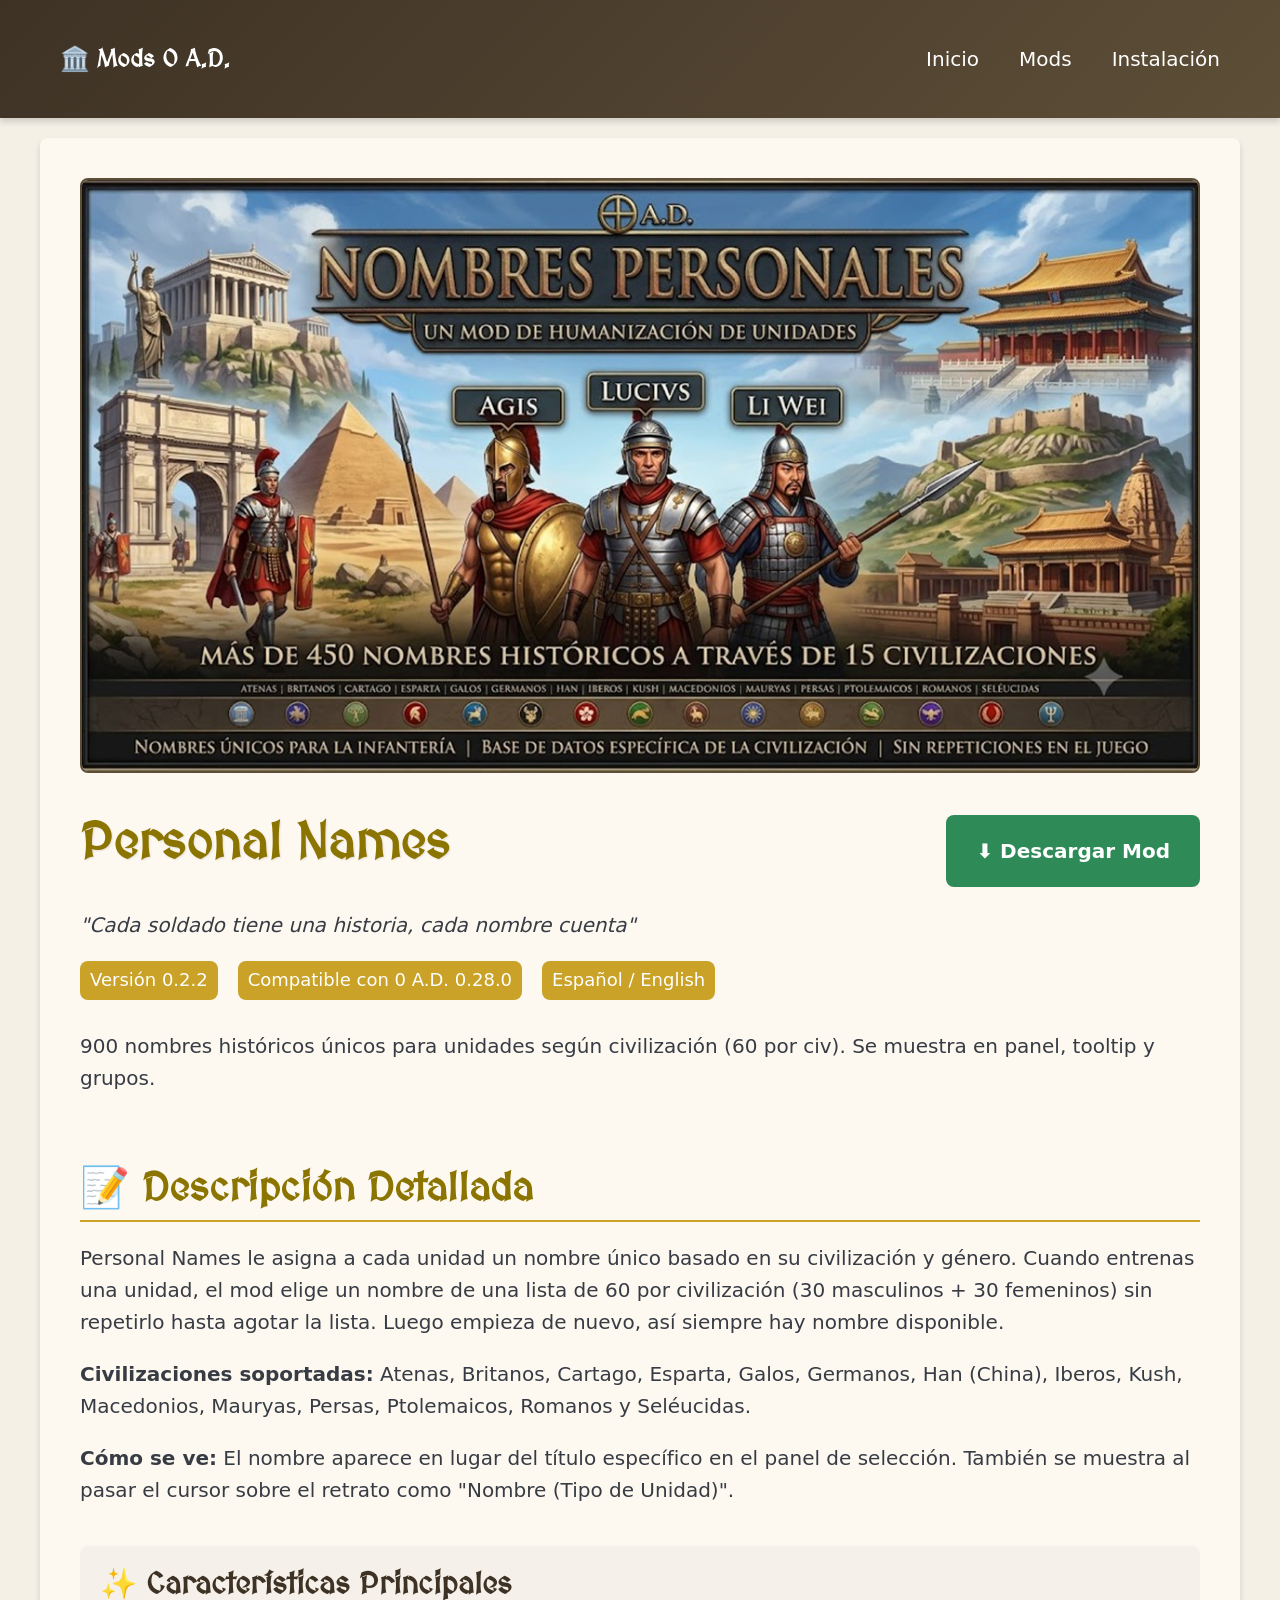
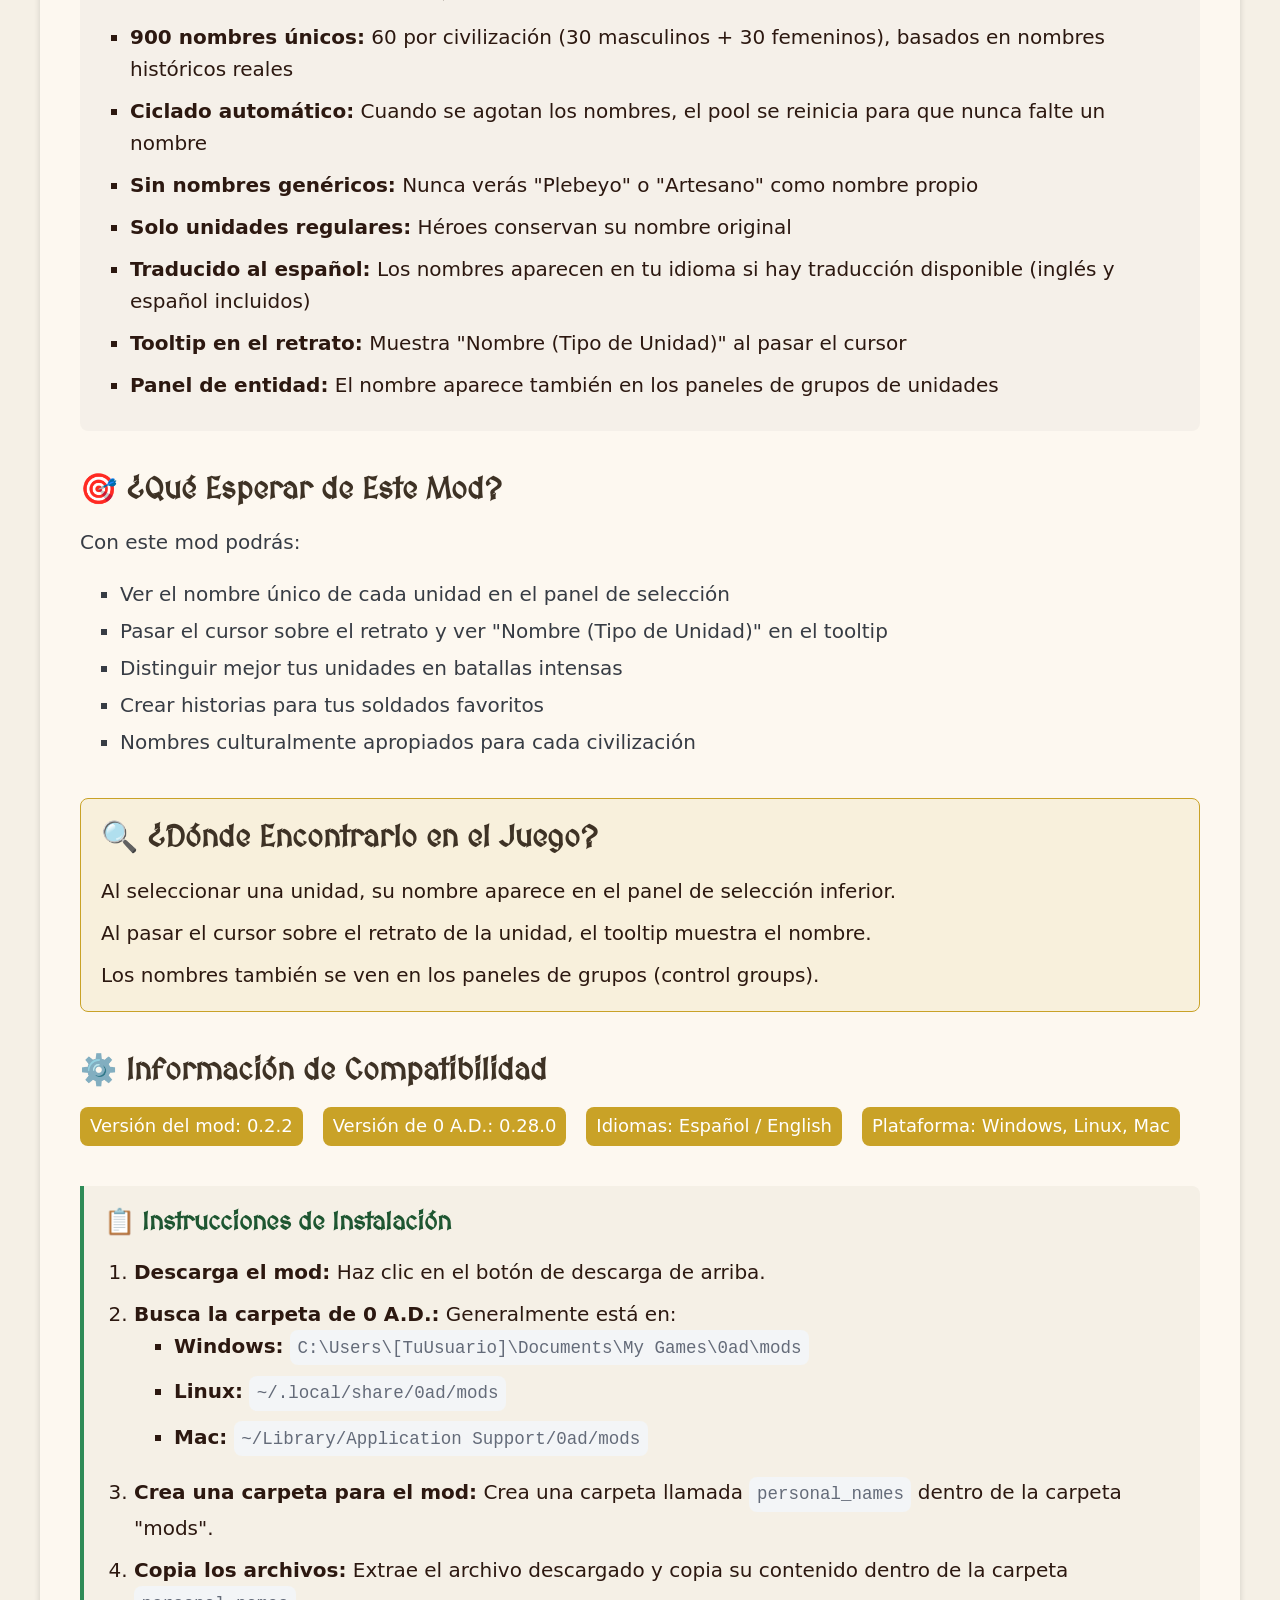
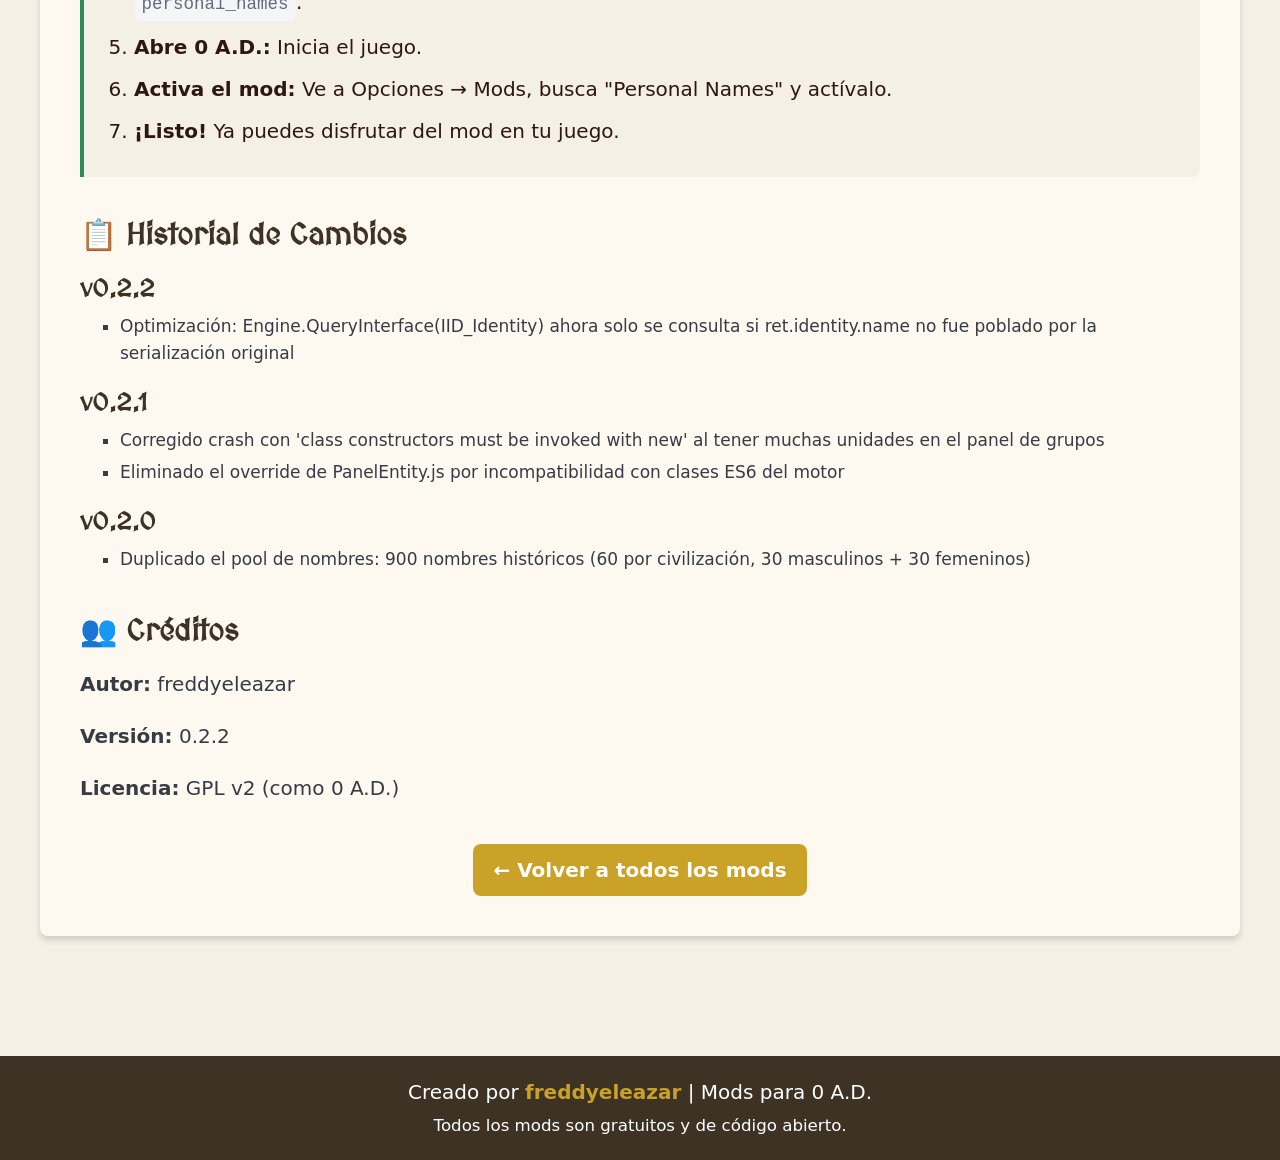
<file: mods/personal_names/index.html>
<!DOCTYPE html>
<html lang="es" data-theme="light">
<head>
    <meta charset="UTF-8">
    <meta name="viewport" content="width=device-width, initial-scale=1.0">
    <meta name="description" content="Personal Names - Mod para 0 A.D. que asigna 450 nombres históricos a las unidades según civilización y género. Creado por freddyeleazar.">
    <meta name="keywords" content="0 A.D., mod, nombres, personales, unidades, civilización, freddyeleazar">
    <meta name="author" content="freddyeleazar">
    <title>Personal Names | Mods 0 A.D.</title>
    <link rel="stylesheet" href="../../css/picocss.min.css">
    <link rel="stylesheet" href="../../css/styles.css">
    <link rel="icon" type="image/svg+xml" href="../../assets/images/favicon.svg">
</head>
<body>
    <header>
        <nav>
            <ul>
                <li><strong>🏛️ Mods 0 A.D.</strong></li>
            </ul>
            <ul>
                <li><a href="../../index.html">Inicio</a></li>
                <li><a href="../../index.html#mods">Mods</a></li>
                <li><a href="../../index.html#install">Instalación</a></li>
            </ul>
        </nav>
    </header>
    <main class="container">
        <article class="mod-detail" id="mod-detail-container"></article>
    </main>
    <footer>
        <p>Creado por <strong>freddyeleazar</strong> | Mods para 0 A.D.</p>
        <p><small>Todos los mods son gratuitos y de código abierto.</small></p>
    </footer>
    <script>window.MOD_ID = 'personal_names'; window.DATA_PATH = '../../assets/data/mods.json';</script>
    <script src="../../assets/js/mods.js"></script>
</body>
</html>
</file>
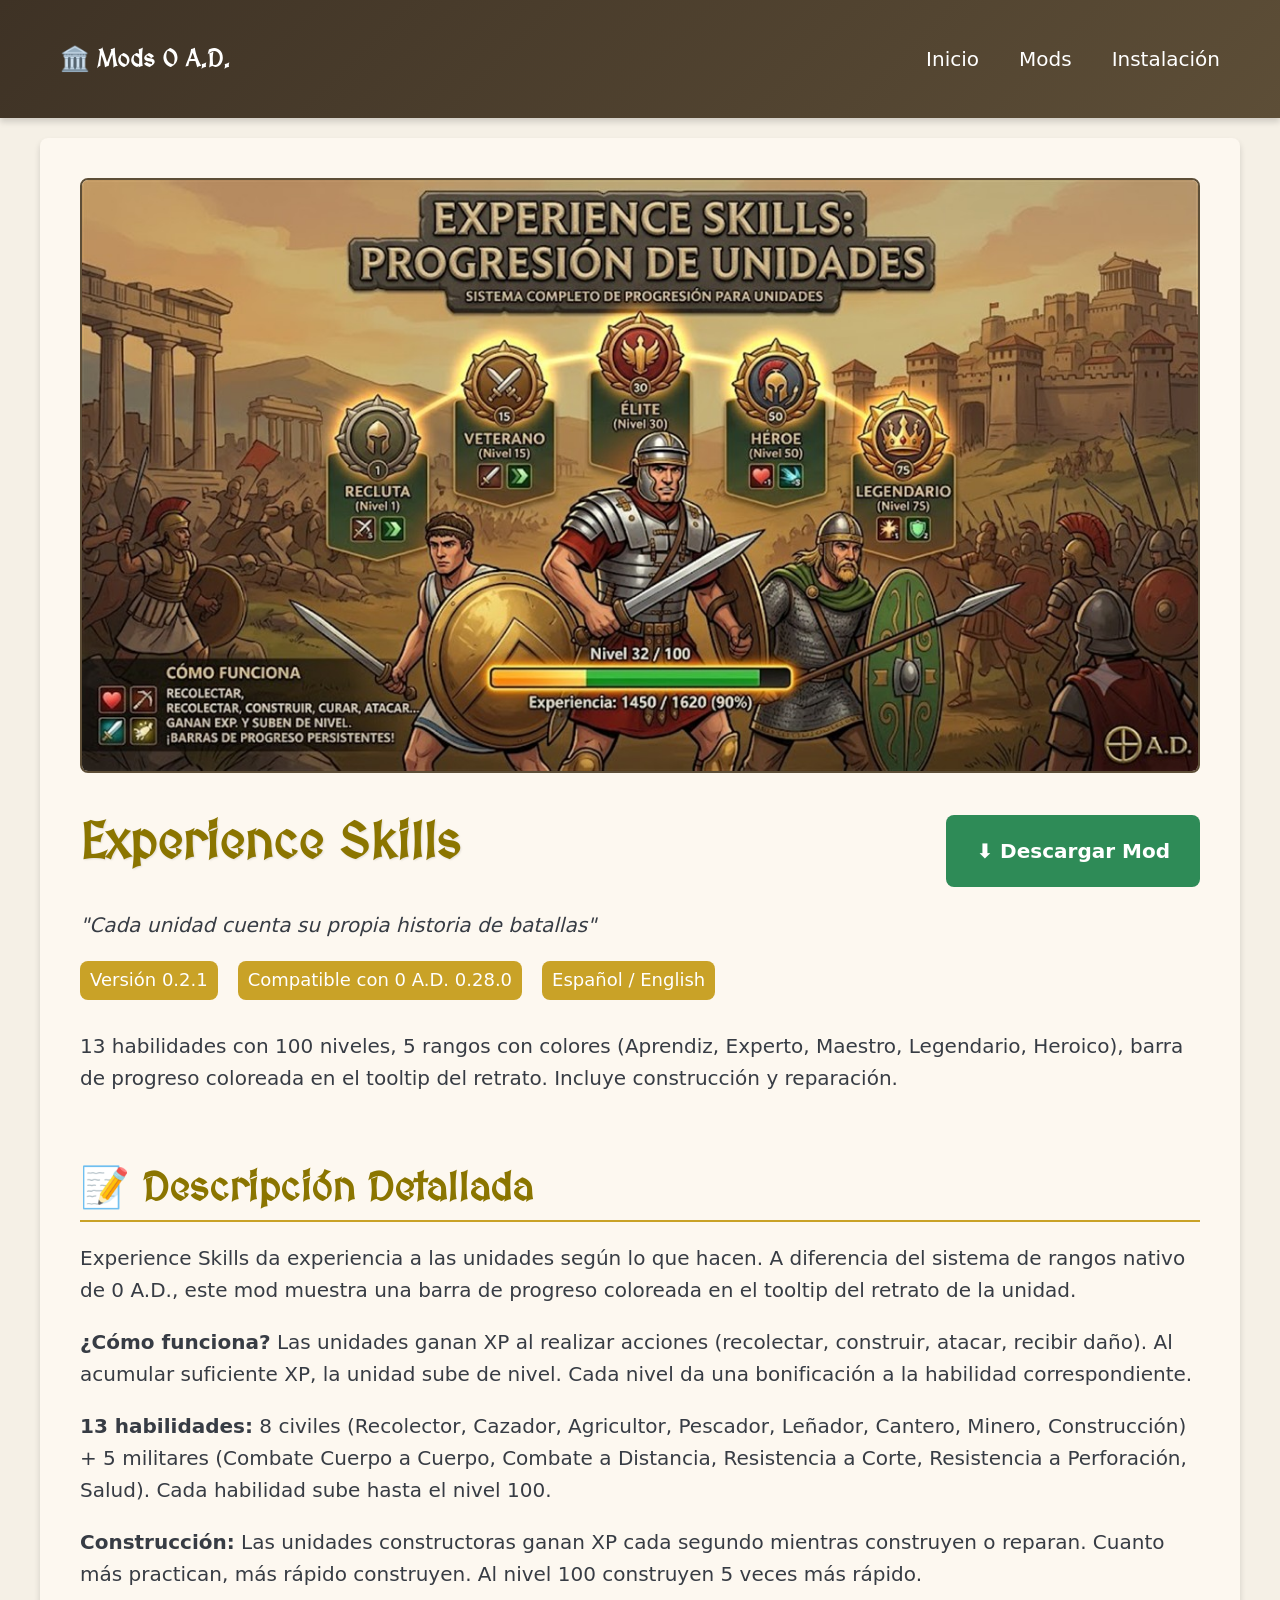
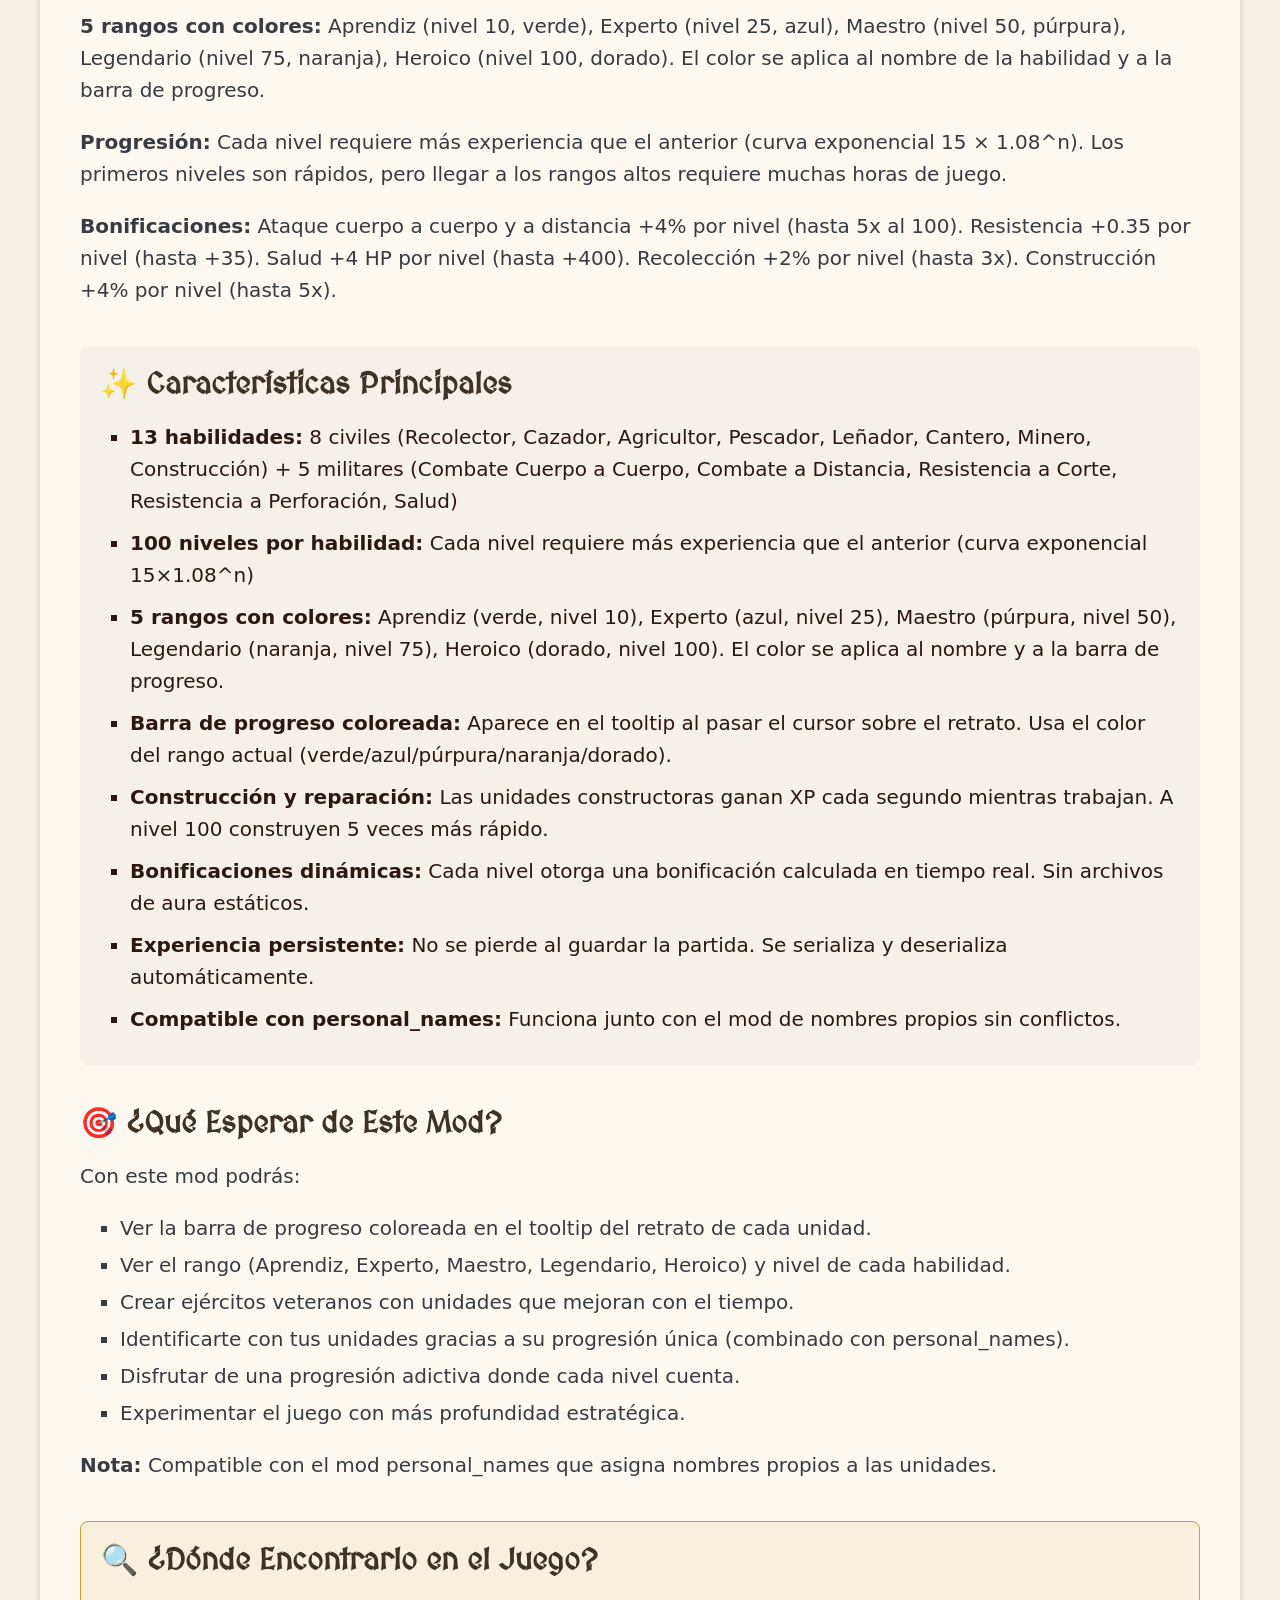
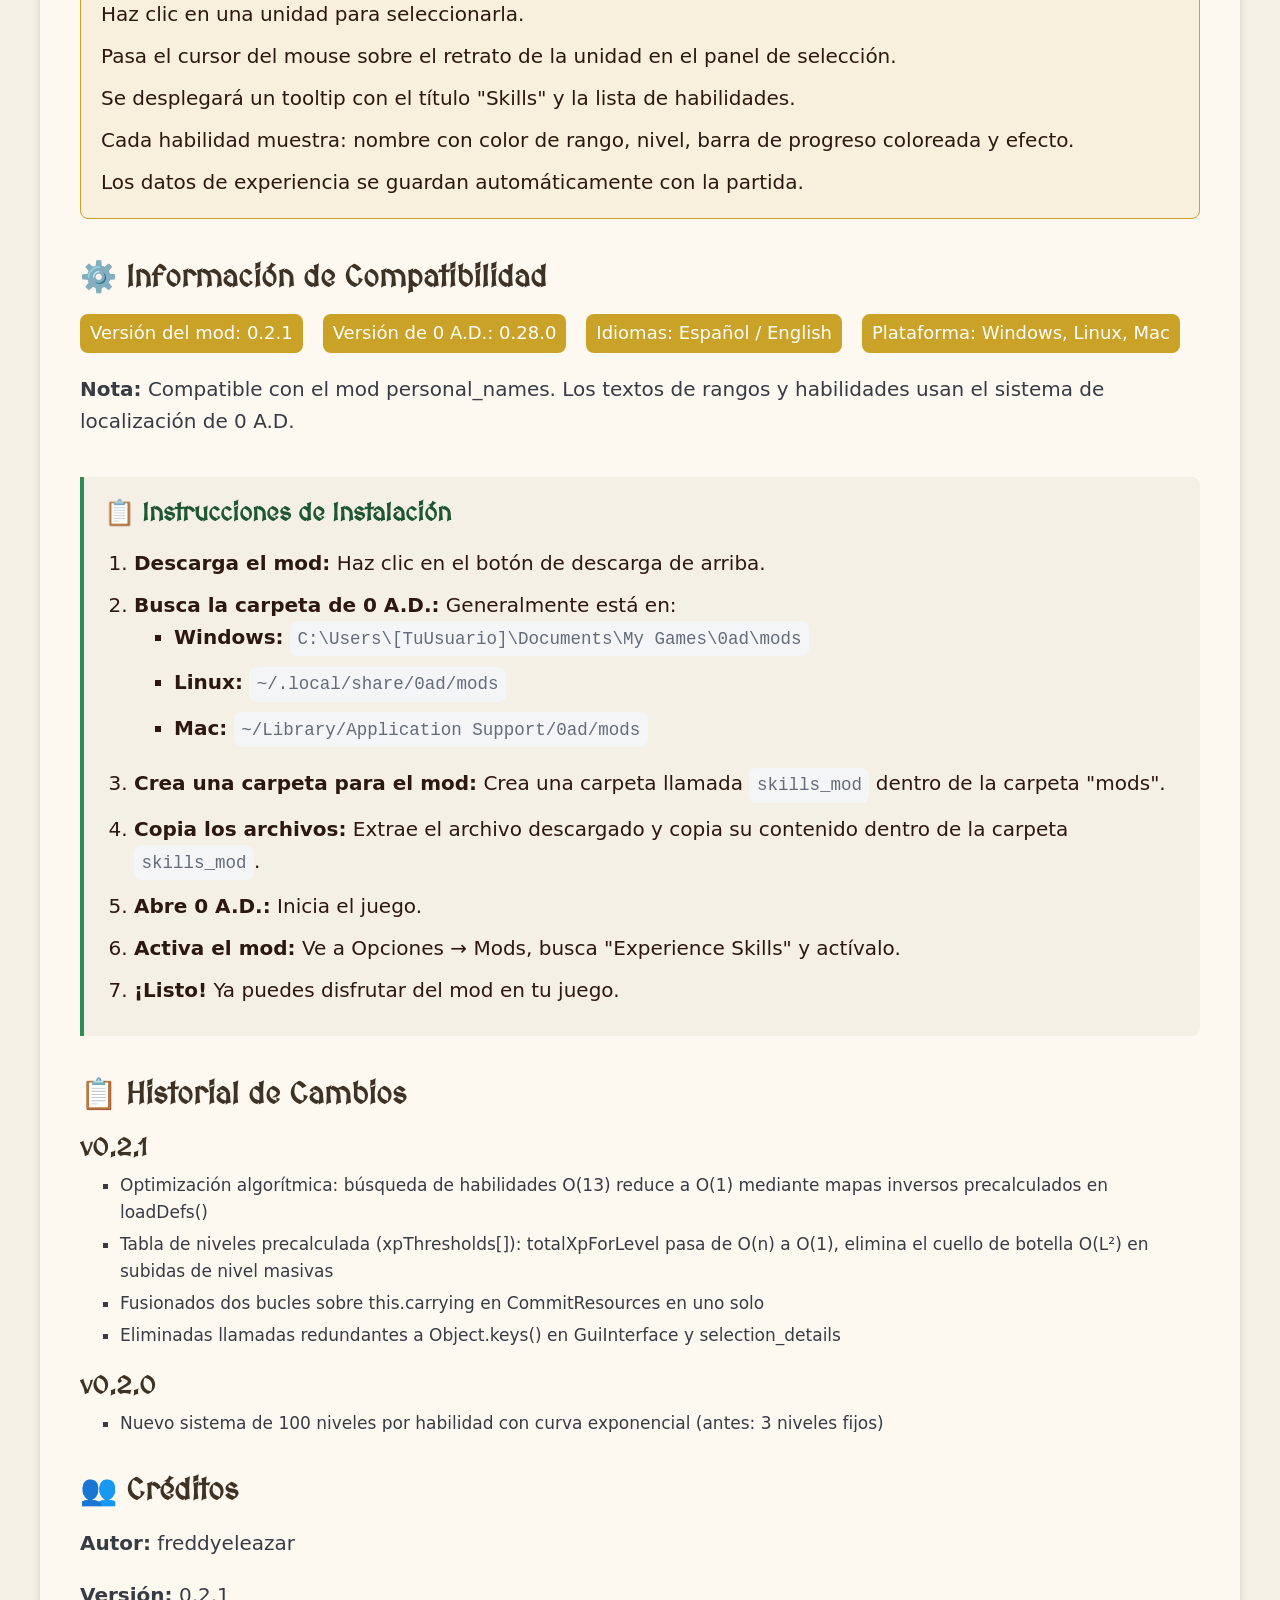
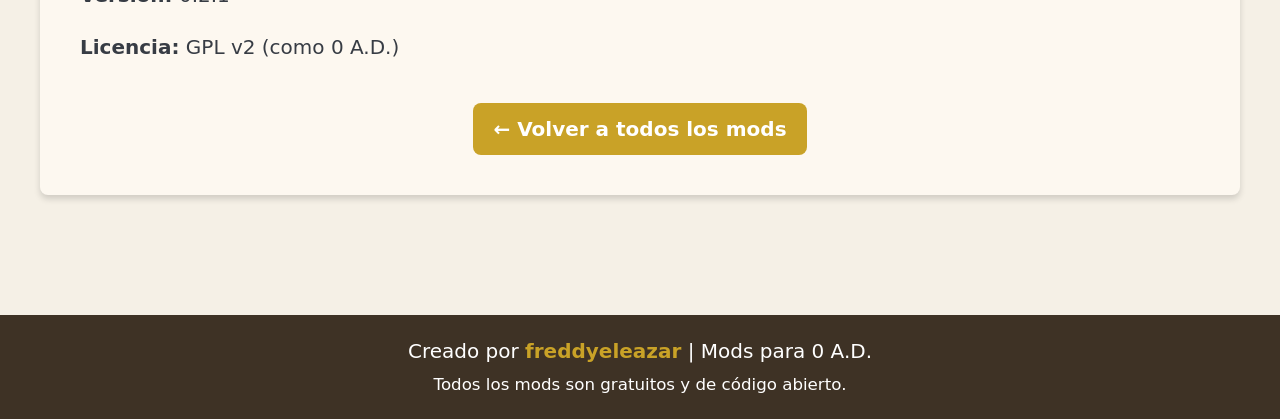
<file: mods/skills_mod/index.html>
<!DOCTYPE html>
<html lang="es" data-theme="light">
<head>
    <meta charset="UTF-8">
    <meta name="viewport" content="width=device-width, initial-scale=1.0">
    <meta name="description" content="Experience Skills - Mod para 0 A.D. con sistema de 13 habilidades, 100 niveles y 5 rangos. Creado por freddyeleazar.">
    <meta name="keywords" content="0 A.D., mod, habilidades, experiencia, niveles, rangos, freddyeleazar">
    <meta name="author" content="freddyeleazar">
    <title>Experience Skills | Mods 0 A.D.</title>
    <link rel="stylesheet" href="../../css/picocss.min.css">
    <link rel="stylesheet" href="../../css/styles.css">
    <link rel="icon" type="image/svg+xml" href="../../assets/images/favicon.svg">
</head>
<body>
    <header>
        <nav>
            <ul>
                <li><strong>🏛️ Mods 0 A.D.</strong></li>
            </ul>
            <ul>
                <li><a href="../../index.html">Inicio</a></li>
                <li><a href="../../index.html#mods">Mods</a></li>
                <li><a href="../../index.html#install">Instalación</a></li>
            </ul>
        </nav>
    </header>
    <main class="container">
        <article class="mod-detail" id="mod-detail-container"></article>
    </main>
    <footer>
        <p>Creado por <strong>freddyeleazar</strong> | Mods para 0 A.D.</p>
        <p><small>Todos los mods son gratuitos y de código abierto.</small></p>
    </footer>
    <script>window.MOD_ID = 'skills_mod'; window.DATA_PATH = '../../assets/data/mods.json';</script>
    <script src="../../assets/js/mods.js"></script>
</body>
</html>
</file>
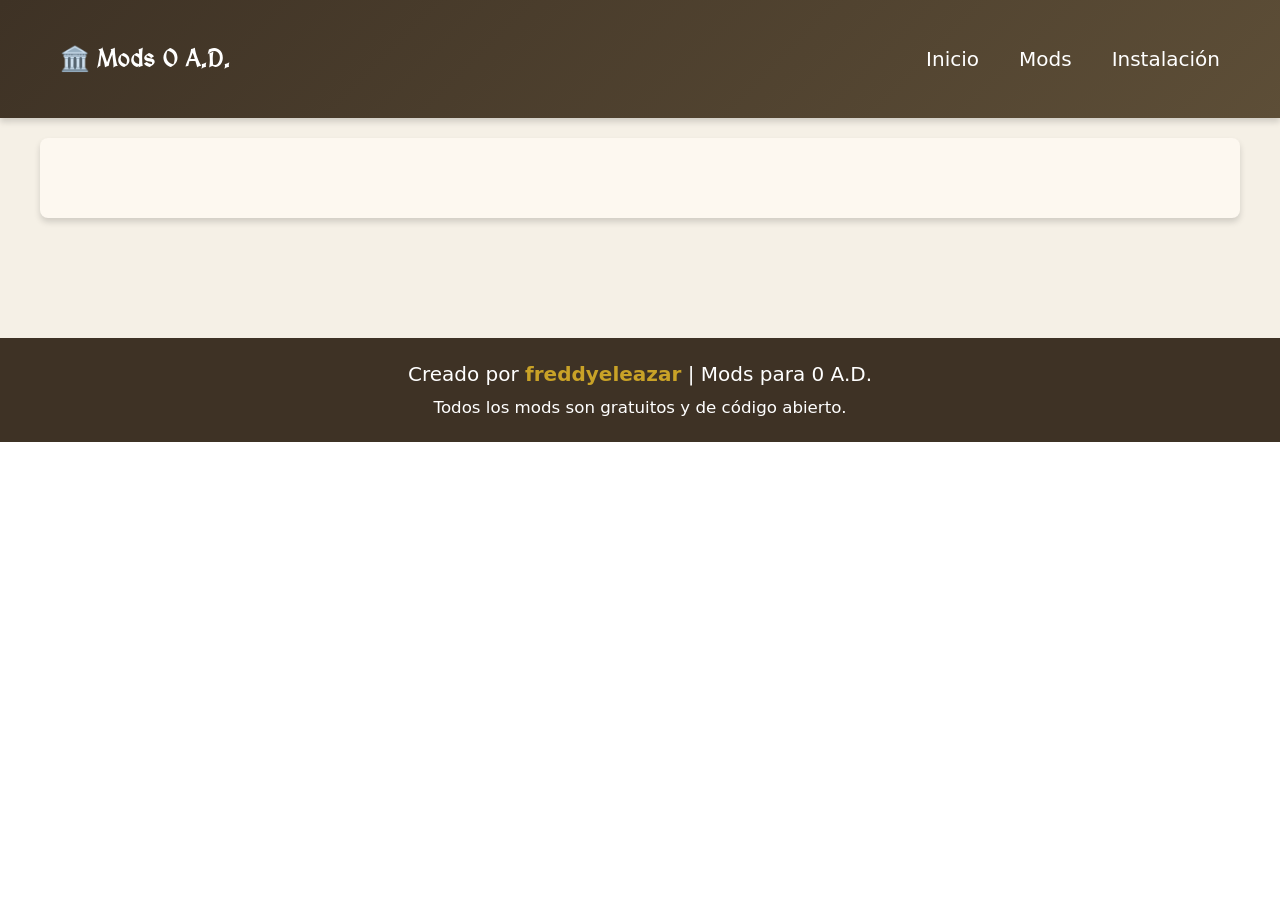
<file: mods/detalle.html>
<!DOCTYPE html>
<html lang="es" data-theme="light">
<head>
    <meta charset="UTF-8">
    <meta name="viewport" content="width=device-width, initial-scale=1.0">
    <meta name="description" content="Detalle del mod - Mods 0 A.D.">
    <meta name="author" content="freddyeleazar">
    <title>Mods 0 A.D.</title>
    <link rel="stylesheet" href="../css/picocss.min.css">
    <link rel="stylesheet" href="../css/styles.css">
    <link rel="icon" type="image/svg+xml" href="../assets/images/favicon.svg">
</head>
<body>
    <header>
        <nav>
            <ul>
                <li><strong>🏛️ Mods 0 A.D.</strong></li>
            </ul>
            <ul>
                <li><a href="../index.html">Inicio</a></li>
                <li><a href="../index.html#mods">Mods</a></li>
                <li><a href="../index.html#install">Instalación</a></li>
            </ul>
        </nav>
    </header>
    <main class="container">
        <article class="mod-detail" id="mod-detail-container"></article>
    </main>
    <footer>
        <p>Creado por <strong>freddyeleazar</strong> | Mods para 0 A.D.</p>
        <p><small>Todos los mods son gratuitos y de código abierto.</small></p>
    </footer>
    <script>
        var params = new URLSearchParams(window.location.search);
        window.MOD_ID = params.get('id');
        window.DATA_PATH = '../assets/data/mods.json';
        window.PREFIX = '../';
    </script>
    <script src="../assets/js/mods.js"></script>
</body>
</html>
</file>
<file: css/styles.css>
/* Estilos personalizados para el sitio de Mods 0 A.D. */
/* Temática: Antigüedad/Edad Media inspirada en 0 A.D. */
/* Sobreescribe variables de Pico.CSS para mantener coherencia */

@import url('https://fonts.googleapis.com/css2?family=MedievalSharp&display=swap');

/* ============================================
   Sobreescribir variables de Pico.CSS
   ============================================ */
:root {
  /* Pico.CSS - Colores principales */
  --pico-primary: #C9A227;
  --pico-primary-hover: #8B7500;
  --pico-primary-focus: rgba(201, 162, 39, 0.25);
  --pico-primary-inverse: #fff;

  --pico-secondary: #5D4E37;
  --pico-secondary-hover: #3E3225;
  --pico-secondary-focus: rgba(93, 78, 55, 0.25);
  --pico-secondary-inverse: #fff;

  --pico-contrast: #2E8B57;
  --pico-contrast-hover: #1E5631;
  --pico-contrast-focus: rgba(46, 139, 87, 0.25);
  --pico-contrast-inverse: #fff;

  /* Pico.CSS - Fondos */
  --pico-background-color: #F5F0E6;
  --pico-card-background-color: #FDF8F0;
  --pico-card-sectioning-background-color: rgba(0, 0, 0, 0.03);

  /* Pico.CSS - Texto */
  --pico-color: #2C1810;
  --pico-muted-color: #5D4E37;
  --pico-muted-border-color: #C9A227;

  /* Pico.CSS - Enlaces */
  --pico-link-color: #1E5631;
  --pico-link-hover-color: #C9A227;

  /* Pico.CSS - Formularios */
  --pico-form-element-background-color: #FDF8F0;
  --pico-form-element-border-color: #5D4E37;
  --pico-form-element-color: #2C1810;

  /* Pico.CSS - Bordes y radios */
  --pico-border-radius: 8px;

  /* Nuestras variables personalizadas */
  --primary: #C9A227;
  --primary-dark: #8B7500;
  --secondary: #5D4E37;
  --secondary-dark: #3E3225;
  --accent: #2E8B57;
  --accent-dark: #1E5631;
  --bg-warm: #F5F0E6;
  --bg-paper: #FDF8F0;
  --text-dark: #2C1810;
  --text-light: #5D4E37;

  /* Tipografía */
  --font-heading: 'MedievalSharp', cursive;
  --font-body: 'Segoe UI', system-ui, -apple-system, sans-serif;

  /* Espaciado */
  --space-xs: 0.25rem;
  --space-sm: 0.5rem;
  --space-md: 1rem;
  --space-lg: 1.5rem;
  --space-xl: 2rem;
  --space-xxl: 3rem;

  /* Sombras */
  --shadow-sm: 0 1px 3px rgba(0, 0, 0, 0.12);
  --shadow-md: 0 4px 6px rgba(0, 0, 0, 0.15);
  --shadow-lg: 0 10px 20px rgba(0, 0, 0, 0.2);
}

/* ============================================
   Estilos base
   ============================================ */
body {
  font-family: var(--font-body);
  color: var(--text-dark);
  background-color: var(--bg-warm);
  line-height: 1.6;
  margin: 0;
  padding: 0;
}

/* ============================================
   Tipografía
   ============================================ */
h1, h2, h3, h4, h5, h6 {
  font-family: var(--font-heading);
  color: var(--secondary-dark);
  margin-top: 0;
  margin-bottom: var(--space-md);
}

h1 {
  font-size: 2.5rem;
  color: var(--primary-dark);
  text-shadow: 1px 1px 2px rgba(0, 0, 0, 0.1);
}

h2 {
  font-size: 2rem;
  color: var(--primary-dark);
  border-bottom: 2px solid var(--primary);
  padding-bottom: var(--space-sm);
}

h3 {
  font-size: 1.5rem;
  color: var(--secondary-dark);
}

/* ============================================
   Enlaces
   ============================================ */
a {
  color: var(--accent-dark);
  text-decoration: none;
  transition: color 0.2s ease-in-out;
}

a:hover {
  color: var(--primary-dark);
  text-decoration: underline;
}

/* ============================================
   Botones
   ============================================ */
button, [role="button"], .button {
  background-color: var(--primary);
  color: #fff;
  border: none;
  padding: var(--space-sm) var(--space-md);
  border-radius: var(--pico-border-radius);
  font-family: var(--font-body);
  font-weight: 600;
  cursor: pointer;
  transition: all 0.2s ease-in-out;
  display: inline-block;
  text-align: center;
  text-decoration: none;
}

button:hover, [role="button"]:hover, .button:hover {
  background-color: var(--primary-dark);
  color: #fff;
  transform: translateY(-2px);
  box-shadow: var(--shadow-md);
  text-decoration: none;
}

button:active, [role="button"]:active, .button:active {
  transform: translateY(0);
}

/* ============================================
   Cabecera y navegación
   ============================================ */
header {
  background: linear-gradient(135deg, var(--secondary-dark) 0%, var(--secondary) 100%);
  color: #fff;
  padding: var(--space-md) 0;
  box-shadow: var(--shadow-md);
  position: sticky;
  top: 0;
  z-index: 100;
}

header nav {
  display: flex;
  justify-content: space-between;
  align-items: center;
  max-width: 1200px;
  margin: 0 auto;
  padding: 0 var(--space-md);
}

header nav ul {
  list-style: none;
  display: flex;
  gap: var(--space-md);
  margin: 0;
  padding: 0;
}

header nav ul:first-child strong {
  color: #fff;
  font-family: var(--font-heading);
  font-size: 1.2rem;
}

header nav a {
  color: #fff;
  font-weight: 500;
  padding: var(--space-xs) var(--space-sm);
  border-radius: var(--pico-border-radius);
  transition: background-color 0.2s ease-in-out;
}

header nav a:hover {
  background-color: rgba(255, 255, 255, 0.15);
  color: #fff;
  text-decoration: none;
}

/* ============================================
   Contenido principal
   ============================================ */
main {
  max-width: 1200px;
  margin: 0 auto;
  padding: var(--space-xl) var(--space-md);
}

/* ============================================
   Sección hero
   ============================================ */
#hero {
  text-align: center;
  padding: var(--space-xxl) var(--space-md);
  background: linear-gradient(135deg, var(--secondary-dark) 0%, var(--accent-dark) 100%);
  color: #fff;
  border-radius: var(--pico-border-radius);
  margin-bottom: var(--space-xxl);
}

#hero h1 {
  color: var(--primary);
  font-size: 3rem;
  margin-bottom: var(--space-md);
  text-shadow: 2px 2px 4px rgba(0, 0, 0, 0.5);
}

#hero p {
  font-size: 1.2rem;
  max-width: 600px;
  margin: 0 auto;
  color: #fff;
}

/* ============================================
   Tarjetas de mods
   ============================================ */
.mod-card {
  display: flex;
  flex-direction: column;
  background: var(--bg-paper);
  border: 2px solid var(--secondary);
  border-radius: var(--pico-border-radius);
  overflow: hidden;
  transition: all 0.3s ease-in-out;
  box-shadow: var(--shadow-sm);
}

.mod-card:hover {
  transform: translateY(-5px);
  box-shadow: var(--shadow-lg);
  border-color: var(--primary);
}

.mod-card img {
  width: 100%;
  aspect-ratio: 800 / 423;
  object-fit: contain;
  border-bottom: 2px solid var(--secondary);
  display: block;
  background-color: var(--secondary);
}

.mod-card-content {
  display: flex;
  flex-direction: column;
  flex: 1;
  padding: var(--space-md);
}

.mod-card h3 {
  margin-top: 0;
  color: var(--primary-dark);
  font-size: 1.3rem;
}

.mod-card p {
  flex: 1;
  color: var(--text-dark);
  margin-bottom: var(--space-md);
  font-size: 0.95rem;
}

.mod-card-footer {
  display: flex;
  flex-direction: column;
  gap: var(--space-sm);
  text-align: center;
  padding: var(--space-sm) var(--space-md);
  background: rgba(0, 0, 0, 0.03);
  border-top: 1px solid rgba(0, 0, 0, 0.05);
}

.mod-card-footer .button {
  width: 100%;
}

.mod-card small {
  color: var(--text-light);
  font-size: 0.85rem;
}

/* ============================================
   Grid de mods
   ============================================ */
.mods-grid {
  display: grid;
  grid-template-columns: repeat(auto-fit, minmax(300px, 1fr));
  grid-auto-rows: 1fr;
  gap: var(--space-xl);
  margin-top: var(--space-xl);
}

/* ============================================
   Pie de página
   ============================================ */
footer {
  background: var(--secondary-dark);
  color: #fff;
  text-align: center;
  padding: var(--space-lg) 0;
  margin-top: var(--space-xxl);
}

footer p {
  margin: 0;
  color: #fff;
}

footer strong {
  color: var(--primary);
}

/* ============================================
   Páginas de mods detalladas
   ============================================ */
.mod-detail {
  background: var(--bg-paper);
  border-radius: var(--pico-border-radius);
  padding: var(--space-xl);
  margin-bottom: var(--space-xl);
  box-shadow: var(--shadow-md);
}

.mod-detail-header {
  display: flex;
  flex-direction: column;
  gap: var(--space-xl);
  margin-bottom: var(--space-xl);
}

.mod-detail-image {
  width: 100%;
}

.mod-detail-image img {
  width: 100%;
  height: auto;
  object-fit: contain;
  border-radius: var(--pico-border-radius);
  border: 2px solid var(--secondary);
}

.mod-detail-info {
  width: 100%;
}

.mod-detail-info h1 {
  margin-top: 0;
  color: var(--primary-dark);
}

.mod-detail-title-row {
  display: flex;
  align-items: center;
  justify-content: space-between;
  gap: var(--space-md);
  margin-bottom: var(--space-md);
}

.mod-features {
  background: rgba(0, 0, 0, 0.03);
  border-radius: var(--pico-border-radius);
  padding: var(--space-md);
  margin: var(--space-md) 0;
}

.mod-features h3 {
  margin-top: 0;
  color: var(--secondary-dark);
}

.mod-features ul {
  margin: 0;
  padding-left: var(--space-lg);
}

.mod-features li {
  margin-bottom: var(--space-sm);
  color: var(--text-dark);
}

/* ============================================
   Instrucciones de instalación
   ============================================ */
.installation-steps {
  background: var(--bg-warm);
  border-left: 4px solid var(--accent);
  padding: var(--space-md);
  margin: var(--space-md) 0;
  border-radius: 0 var(--pico-border-radius) var(--pico-border-radius) 0;
}

.installation-steps h4 {
  margin-top: 0;
  color: var(--accent-dark);
}

.installation-steps ol {
  margin-bottom: 0;
  padding-left: var(--space-lg);
}

.installation-steps li {
  margin-bottom: var(--space-sm);
  color: var(--text-dark);
}

/* ============================================
   Compatibilidad
   ============================================ */
.compatibility-info {
  display: flex;
  gap: var(--space-md);
  flex-wrap: wrap;
  margin: var(--space-md) 0;
}

.compatibility-badge {
  background: var(--primary);
  color: #fff;
  padding: var(--space-xs) var(--space-sm);
  border-radius: var(--pico-border-radius);
  font-size: 0.9rem;
  font-weight: 500;
}

/* ============================================
   Botón de descarga
   ============================================ */
.download-button {
  display: inline-flex;
  align-items: center;
  gap: var(--space-sm);
  background: var(--accent);
  color: #fff;
  padding: var(--space-md) var(--space-lg);
  border-radius: var(--pico-border-radius);
  font-weight: 600;
  text-decoration: none;
  transition: all 0.2s ease-in-out;
}

.download-button:hover {
  background: var(--accent-dark);
  color: #fff;
  transform: translateY(-2px);
  box-shadow: var(--shadow-md);
  text-decoration: none;
}

/* ============================================
   Info del juego
   ============================================ */
.game-info {
  background: rgba(201, 162, 39, 0.1);
  border: 1px solid var(--primary);
  border-radius: var(--pico-border-radius);
  padding: var(--space-md);
  margin: var(--space-md) 0;
}

.game-info h4 {
  color: var(--primary-dark);
  margin-top: 0;
}

.game-info p {
  color: var(--text-dark);
  margin-bottom: var(--space-sm);
}

.game-info p:last-child {
  margin-bottom: 0;
}

/* ============================================
   Utilidades
   ============================================ */
.text-center { text-align: center; }

.mt-1 { margin-top: var(--space-xs); }
.mt-2 { margin-top: var(--space-sm); }
.mt-3 { margin-top: var(--space-md); }
.mt-4 { margin-top: var(--space-lg); }
.mt-5 { margin-top: var(--space-xl); }

.mb-1 { margin-bottom: var(--space-xs); }
.mb-2 { margin-bottom: var(--space-sm); }
.mb-3 { margin-bottom: var(--space-md); }
.mb-4 { margin-bottom: var(--space-lg); }
.mb-5 { margin-bottom: var(--space-xl); }

/* ============================================
   Animaciones
   ============================================ */
@keyframes fadeIn {
  from { opacity: 0; transform: translateY(10px); }
  to { opacity: 1; transform: translateY(0); }
}

.fade-in {
  animation: fadeIn 0.5s ease-out;
}

.changelog-list {
  max-height: 300px;
  overflow-y: auto;
  font-size: 0.85rem;
}

/* ============================================
   Accesibilidad
   ============================================ */
a:focus, button:focus {
  outline: 2px solid var(--primary);
  outline-offset: 2px;
}

/* ============================================
   Responsive
   ============================================ */
@media (max-width: 768px) {
  h1 { font-size: 2rem; }
  h2 { font-size: 1.5rem; }
  #hero h1 { font-size: 2rem; }
  .mod-detail-header { flex-direction: column; }
  .mod-detail-image, .mod-detail-info { min-width: 100%; }
  .mod-detail-title-row { flex-direction: column; text-align: center; }
  .mods-grid { grid-template-columns: 1fr; }
}

/* ============================================
   Impresión
   ============================================ */
@media print {
  header, footer, .download-button { display: none; }
  body { background: white; color: black; }
  .mod-card { break-inside: avoid; box-shadow: none; border: 1px solid #ccc; }
}
</file>
<file: css/picocss.min.css>
@charset "UTF-8";/*!
 * Pico CSS ✨ v2.1.1 (https://picocss.com)
 * Copyright 2019-2025 - Licensed under MIT
 */:host,:root{--pico-font-family-emoji:"Apple Color Emoji","Segoe UI Emoji","Segoe UI Symbol","Noto Color Emoji";--pico-font-family-sans-serif:system-ui,"Segoe UI",Roboto,Oxygen,Ubuntu,Cantarell,Helvetica,Arial,"Helvetica Neue",sans-serif,var(--pico-font-family-emoji);--pico-font-family-monospace:ui-monospace,SFMono-Regular,"SF Mono",Menlo,Consolas,"Liberation Mono",monospace,var(--pico-font-family-emoji);--pico-font-family:var(--pico-font-family-sans-serif);--pico-line-height:1.5;--pico-font-weight:400;--pico-font-size:100%;--pico-text-underline-offset:0.1rem;--pico-border-radius:0.25rem;--pico-border-width:0.0625rem;--pico-outline-width:0.125rem;--pico-transition:0.2s ease-in-out;--pico-spacing:1rem;--pico-typography-spacing-vertical:1rem;--pico-block-spacing-vertical:var(--pico-spacing);--pico-block-spacing-horizontal:var(--pico-spacing);--pico-grid-column-gap:var(--pico-spacing);--pico-grid-row-gap:var(--pico-spacing);--pico-form-element-spacing-vertical:0.75rem;--pico-form-element-spacing-horizontal:1rem;--pico-group-box-shadow:0 0 0 rgba(0, 0, 0, 0);--pico-group-box-shadow-focus-with-button:0 0 0 var(--pico-outline-width) var(--pico-primary-focus);--pico-group-box-shadow-focus-with-input:0 0 0 0.0625rem var(--pico-form-element-border-color);--pico-modal-overlay-backdrop-filter:blur(0.375rem);--pico-nav-element-spacing-vertical:1rem;--pico-nav-element-spacing-horizontal:0.5rem;--pico-nav-link-spacing-vertical:0.5rem;--pico-nav-link-spacing-horizontal:0.5rem;--pico-nav-breadcrumb-divider:">";--pico-icon-checkbox:url("data:image/svg+xml,%3Csvg xmlns='http://www.w3.org/2000/svg' width='24' height='24' viewBox='0 0 24 24' fill='none' stroke='rgb(255, 255, 255)' stroke-width='4' stroke-linecap='round' stroke-linejoin='round'%3E%3Cpolyline points='20 6 9 17 4 12'%3E%3C/polyline%3E%3C/svg%3E");--pico-icon-minus:url("data:image/svg+xml,%3Csvg xmlns='http://www.w3.org/2000/svg' width='24' height='24' viewBox='0 0 24 24' fill='none' stroke='rgb(255, 255, 255)' stroke-width='4' stroke-linecap='round' stroke-linejoin='round'%3E%3Cline x1='5' y1='12' x2='19' y2='12'%3E%3C/line%3E%3C/svg%3E");--pico-icon-chevron:url("data:image/svg+xml,%3Csvg xmlns='http://www.w3.org/2000/svg' width='24' height='24' viewBox='0 0 24 24' fill='none' stroke='rgb(136, 145, 164)' stroke-width='2' stroke-linecap='round' stroke-linejoin='round'%3E%3Cpolyline points='6 9 12 15 18 9'%3E%3C/polyline%3E%3C/svg%3E");--pico-icon-date:url("data:image/svg+xml,%3Csvg xmlns='http://www.w3.org/2000/svg' width='24' height='24' viewBox='0 0 24 24' fill='none' stroke='rgb(136, 145, 164)' stroke-width='2' stroke-linecap='round' stroke-linejoin='round'%3E%3Crect x='3' y='4' width='18' height='18' rx='2' ry='2'%3E%3C/rect%3E%3Cline x1='16' y1='2' x2='16' y2='6'%3E%3C/line%3E%3Cline x1='8' y1='2' x2='8' y2='6'%3E%3C/line%3E%3Cline x1='3' y1='10' x2='21' y2='10'%3E%3C/line%3E%3C/svg%3E");--pico-icon-time:url("data:image/svg+xml,%3Csvg xmlns='http://www.w3.org/2000/svg' width='24' height='24' viewBox='0 0 24 24' fill='none' stroke='rgb(136, 145, 164)' stroke-width='2' stroke-linecap='round' stroke-linejoin='round'%3E%3Ccircle cx='12' cy='12' r='10'%3E%3C/circle%3E%3Cpolyline points='12 6 12 12 16 14'%3E%3C/polyline%3E%3C/svg%3E");--pico-icon-search:url("data:image/svg+xml,%3Csvg xmlns='http://www.w3.org/2000/svg' width='24' height='24' viewBox='0 0 24 24' fill='none' stroke='rgb(136, 145, 164)' stroke-width='1.5' stroke-linecap='round' stroke-linejoin='round'%3E%3Ccircle cx='11' cy='11' r='8'%3E%3C/circle%3E%3Cline x1='21' y1='21' x2='16.65' y2='16.65'%3E%3C/line%3E%3C/svg%3E");--pico-icon-close:url("data:image/svg+xml,%3Csvg xmlns='http://www.w3.org/2000/svg' width='24' height='24' viewBox='0 0 24 24' fill='none' stroke='rgb(136, 145, 164)' stroke-width='3' stroke-linecap='round' stroke-linejoin='round'%3E%3Cline x1='18' y1='6' x2='6' y2='18'%3E%3C/line%3E%3Cline x1='6' y1='6' x2='18' y2='18'%3E%3C/line%3E%3C/svg%3E");--pico-icon-loading:url("data:image/svg+xml,%3Csvg fill='none' height='24' width='24' viewBox='0 0 24 24' xmlns='http://www.w3.org/2000/svg' %3E%3Cstyle%3E g %7B animation: rotate 2s linear infinite; transform-origin: center center; %7D circle %7B stroke-dasharray: 75,100; stroke-dashoffset: -5; animation: dash 1.5s ease-in-out infinite; stroke-linecap: round; %7D @keyframes rotate %7B 0%25 %7B transform: rotate(0deg); %7D 100%25 %7B transform: rotate(360deg); %7D %7D @keyframes dash %7B 0%25 %7B stroke-dasharray: 1,100; stroke-dashoffset: 0; %7D 50%25 %7B stroke-dasharray: 44.5,100; stroke-dashoffset: -17.5; %7D 100%25 %7B stroke-dasharray: 44.5,100; stroke-dashoffset: -62; %7D %7D %3C/style%3E%3Cg%3E%3Ccircle cx='12' cy='12' r='10' fill='none' stroke='rgb(136, 145, 164)' stroke-width='4' /%3E%3C/g%3E%3C/svg%3E")}@media (min-width:576px){:host,:root{--pico-font-size:106.25%}}@media (min-width:768px){:host,:root{--pico-font-size:112.5%}}@media (min-width:1024px){:host,:root{--pico-font-size:118.75%}}@media (min-width:1280px){:host,:root{--pico-font-size:125%}}@media (min-width:1536px){:host,:root{--pico-font-size:131.25%}}a{--pico-text-decoration:underline}a.contrast,a.secondary{--pico-text-decoration:underline}small{--pico-font-size:0.875em}h1,h2,h3,h4,h5,h6{--pico-font-weight:700}h1{--pico-font-size:2rem;--pico-line-height:1.125;--pico-typography-spacing-top:3rem}h2{--pico-font-size:1.75rem;--pico-line-height:1.15;--pico-typography-spacing-top:2.625rem}h3{--pico-font-size:1.5rem;--pico-line-height:1.175;--pico-typography-spacing-top:2.25rem}h4{--pico-font-size:1.25rem;--pico-line-height:1.2;--pico-typography-spacing-top:1.874rem}h5{--pico-font-size:1.125rem;--pico-line-height:1.225;--pico-typography-spacing-top:1.6875rem}h6{--pico-font-size:1rem;--pico-line-height:1.25;--pico-typography-spacing-top:1.5rem}tfoot td,tfoot th,thead td,thead th{--pico-font-weight:600;--pico-border-width:0.1875rem}code,kbd,pre,samp{--pico-font-family:var(--pico-font-family-monospace)}kbd{--pico-font-weight:bolder}:where(select,textarea),input:not([type=submit],[type=button],[type=reset],[type=checkbox],[type=radio],[type=file]){--pico-outline-width:0.0625rem}[type=search]{--pico-border-radius:5rem}[type=checkbox],[type=radio]{--pico-border-width:0.125rem}[type=checkbox][role=switch]{--pico-border-width:0.1875rem}details.dropdown summary:not([role=button]){--pico-outline-width:0.0625rem}nav details.dropdown summary:focus-visible{--pico-outline-width:0.125rem}[role=search]{--pico-border-radius:5rem}[role=group]:has(button.secondary:focus,[type=submit].secondary:focus,[type=button].secondary:focus,[role=button].secondary:focus),[role=search]:has(button.secondary:focus,[type=submit].secondary:focus,[type=button].secondary:focus,[role=button].secondary:focus){--pico-group-box-shadow-focus-with-button:0 0 0 var(--pico-outline-width) var(--pico-secondary-focus)}[role=group]:has(button.contrast:focus,[type=submit].contrast:focus,[type=button].contrast:focus,[role=button].contrast:focus),[role=search]:has(button.contrast:focus,[type=submit].contrast:focus,[type=button].contrast:focus,[role=button].contrast:focus){--pico-group-box-shadow-focus-with-button:0 0 0 var(--pico-outline-width) var(--pico-contrast-focus)}[role=group] [role=button],[role=group] [type=button],[role=group] [type=submit],[role=group] button,[role=search] [role=button],[role=search] [type=button],[role=search] [type=submit],[role=search] button{--pico-form-element-spacing-horizontal:2rem}details summary[role=button]:not(.outline)::after{filter:brightness(0) invert(1)}[aria-busy=true]:not(input,select,textarea):is(button,[type=submit],[type=button],[type=reset],[role=button]):not(.outline)::before{filter:brightness(0) invert(1)}:host(:not([data-theme=dark])),:root:not([data-theme=dark]),[data-theme=light]{color-scheme:light;--pico-background-color:#fff;--pico-color:#373c44;--pico-text-selection-color:rgba(2, 154, 232, 0.25);--pico-muted-color:#646b79;--pico-muted-border-color:rgb(231, 234, 239.5);--pico-primary:#0172ad;--pico-primary-background:#0172ad;--pico-primary-border:var(--pico-primary-background);--pico-primary-underline:rgba(1, 114, 173, 0.5);--pico-primary-hover:#015887;--pico-primary-hover-background:#02659a;--pico-primary-hover-border:var(--pico-primary-hover-background);--pico-primary-hover-underline:var(--pico-primary-hover);--pico-primary-focus:rgba(2, 154, 232, 0.5);--pico-primary-inverse:#fff;--pico-secondary:#5d6b89;--pico-secondary-background:#525f7a;--pico-secondary-border:var(--pico-secondary-background);--pico-secondary-underline:rgba(93, 107, 137, 0.5);--pico-secondary-hover:#48536b;--pico-secondary-hover-background:#48536b;--pico-secondary-hover-border:var(--pico-secondary-hover-background);--pico-secondary-hover-underline:var(--pico-secondary-hover);--pico-secondary-focus:rgba(93, 107, 137, 0.25);--pico-secondary-inverse:#fff;--pico-contrast:#181c25;--pico-contrast-background:#181c25;--pico-contrast-border:var(--pico-contrast-background);--pico-contrast-underline:rgba(24, 28, 37, 0.5);--pico-contrast-hover:#000;--pico-contrast-hover-background:#000;--pico-contrast-hover-border:var(--pico-contrast-hover-background);--pico-contrast-hover-underline:var(--pico-secondary-hover);--pico-contrast-focus:rgba(93, 107, 137, 0.25);--pico-contrast-inverse:#fff;--pico-box-shadow:0.0145rem 0.029rem 0.174rem rgba(129, 145, 181, 0.01698),0.0335rem 0.067rem 0.402rem rgba(129, 145, 181, 0.024),0.0625rem 0.125rem 0.75rem rgba(129, 145, 181, 0.03),0.1125rem 0.225rem 1.35rem rgba(129, 145, 181, 0.036),0.2085rem 0.417rem 2.502rem rgba(129, 145, 181, 0.04302),0.5rem 1rem 6rem rgba(129, 145, 181, 0.06),0 0 0 0.0625rem rgba(129, 145, 181, 0.015);--pico-h1-color:#2d3138;--pico-h2-color:#373c44;--pico-h3-color:#424751;--pico-h4-color:#4d535e;--pico-h5-color:#5c6370;--pico-h6-color:#646b79;--pico-mark-background-color:rgb(252.5, 230.5, 191.5);--pico-mark-color:#0f1114;--pico-ins-color:rgb(28.5, 105.5, 84);--pico-del-color:rgb(136, 56.5, 53);--pico-blockquote-border-color:var(--pico-muted-border-color);--pico-blockquote-footer-color:var(--pico-muted-color);--pico-button-box-shadow:0 0 0 rgba(0, 0, 0, 0);--pico-button-hover-box-shadow:0 0 0 rgba(0, 0, 0, 0);--pico-table-border-color:var(--pico-muted-border-color);--pico-table-row-stripped-background-color:rgba(111, 120, 135, 0.0375);--pico-code-background-color:rgb(243, 244.5, 246.75);--pico-code-color:#646b79;--pico-code-kbd-background-color:var(--pico-color);--pico-code-kbd-color:var(--pico-background-color);--pico-form-element-background-color:rgb(251, 251.5, 252.25);--pico-form-element-selected-background-color:#dfe3eb;--pico-form-element-border-color:#cfd5e2;--pico-form-element-color:#23262c;--pico-form-element-placeholder-color:var(--pico-muted-color);--pico-form-element-active-background-color:#fff;--pico-form-element-active-border-color:var(--pico-primary-border);--pico-form-element-focus-color:var(--pico-primary-border);--pico-form-element-disabled-opacity:0.5;--pico-form-element-invalid-border-color:rgb(183.5, 105.5, 106.5);--pico-form-element-invalid-active-border-color:rgb(200.25, 79.25, 72.25);--pico-form-element-invalid-focus-color:var(--pico-form-element-invalid-active-border-color);--pico-form-element-valid-border-color:rgb(76, 154.5, 137.5);--pico-form-element-valid-active-border-color:rgb(39, 152.75, 118.75);--pico-form-element-valid-focus-color:var(--pico-form-element-valid-active-border-color);--pico-switch-background-color:#bfc7d9;--pico-switch-checked-background-color:var(--pico-primary-background);--pico-switch-color:#fff;--pico-switch-thumb-box-shadow:0 0 0 rgba(0, 0, 0, 0);--pico-range-border-color:#dfe3eb;--pico-range-active-border-color:#bfc7d9;--pico-range-thumb-border-color:var(--pico-background-color);--pico-range-thumb-color:var(--pico-secondary-background);--pico-range-thumb-active-color:var(--pico-primary-background);--pico-accordion-border-color:var(--pico-muted-border-color);--pico-accordion-active-summary-color:var(--pico-primary-hover);--pico-accordion-close-summary-color:var(--pico-color);--pico-accordion-open-summary-color:var(--pico-muted-color);--pico-card-background-color:var(--pico-background-color);--pico-card-border-color:var(--pico-muted-border-color);--pico-card-box-shadow:var(--pico-box-shadow);--pico-card-sectioning-background-color:rgb(251, 251.5, 252.25);--pico-dropdown-background-color:#fff;--pico-dropdown-border-color:#eff1f4;--pico-dropdown-box-shadow:var(--pico-box-shadow);--pico-dropdown-color:var(--pico-color);--pico-dropdown-hover-background-color:#eff1f4;--pico-loading-spinner-opacity:0.5;--pico-modal-overlay-background-color:rgba(232, 234, 237, 0.75);--pico-progress-background-color:#dfe3eb;--pico-progress-color:var(--pico-primary-background);--pico-tooltip-background-color:var(--pico-contrast-background);--pico-tooltip-color:var(--pico-contrast-inverse);--pico-icon-valid:url("data:image/svg+xml,%3Csvg xmlns='http://www.w3.org/2000/svg' width='24' height='24' viewBox='0 0 24 24' fill='none' stroke='rgb(76, 154.5, 137.5)' stroke-width='2' stroke-linecap='round' stroke-linejoin='round'%3E%3Cpolyline points='20 6 9 17 4 12'%3E%3C/polyline%3E%3C/svg%3E");--pico-icon-invalid:url("data:image/svg+xml,%3Csvg xmlns='http://www.w3.org/2000/svg' width='24' height='24' viewBox='0 0 24 24' fill='none' stroke='rgb(200.25, 79.25, 72.25)' stroke-width='2' stroke-linecap='round' stroke-linejoin='round'%3E%3Ccircle cx='12' cy='12' r='10'%3E%3C/circle%3E%3Cline x1='12' y1='8' x2='12' y2='12'%3E%3C/line%3E%3Cline x1='12' y1='16' x2='12.01' y2='16'%3E%3C/line%3E%3C/svg%3E")}:host(:not([data-theme=dark])) input:is([type=submit],[type=button],[type=reset],[type=checkbox],[type=radio],[type=file]),:root:not([data-theme=dark]) input:is([type=submit],[type=button],[type=reset],[type=checkbox],[type=radio],[type=file]),[data-theme=light] input:is([type=submit],[type=button],[type=reset],[type=checkbox],[type=radio],[type=file]){--pico-form-element-focus-color:var(--pico-primary-focus)}@media only screen and (prefers-color-scheme:dark){:host(:not([data-theme])),:root:not([data-theme]){color-scheme:dark;--pico-background-color:rgb(19, 22.5, 30.5);--pico-color:#c2c7d0;--pico-text-selection-color:rgba(1, 170, 255, 0.1875);--pico-muted-color:#7b8495;--pico-muted-border-color:#202632;--pico-primary:#01aaff;--pico-primary-background:#0172ad;--pico-primary-border:var(--pico-primary-background);--pico-primary-underline:rgba(1, 170, 255, 0.5);--pico-primary-hover:#79c0ff;--pico-primary-hover-background:#017fc0;--pico-primary-hover-border:var(--pico-primary-hover-background);--pico-primary-hover-underline:var(--pico-primary-hover);--pico-primary-focus:rgba(1, 170, 255, 0.375);--pico-primary-inverse:#fff;--pico-secondary:#969eaf;--pico-secondary-background:#525f7a;--pico-secondary-border:var(--pico-secondary-background);--pico-secondary-underline:rgba(150, 158, 175, 0.5);--pico-secondary-hover:#b3b9c5;--pico-secondary-hover-background:#5d6b89;--pico-secondary-hover-border:var(--pico-secondary-hover-background);--pico-secondary-hover-underline:var(--pico-secondary-hover);--pico-secondary-focus:rgba(144, 158, 190, 0.25);--pico-secondary-inverse:#fff;--pico-contrast:#dfe3eb;--pico-contrast-background:#eff1f4;--pico-contrast-border:var(--pico-contrast-background);--pico-contrast-underline:rgba(223, 227, 235, 0.5);--pico-contrast-hover:#fff;--pico-contrast-hover-background:#fff;--pico-contrast-hover-border:var(--pico-contrast-hover-background);--pico-contrast-hover-underline:var(--pico-contrast-hover);--pico-contrast-focus:rgba(207, 213, 226, 0.25);--pico-contrast-inverse:#000;--pico-box-shadow:0.0145rem 0.029rem 0.174rem rgba(7, 8.5, 12, 0.01698),0.0335rem 0.067rem 0.402rem rgba(7, 8.5, 12, 0.024),0.0625rem 0.125rem 0.75rem rgba(7, 8.5, 12, 0.03),0.1125rem 0.225rem 1.35rem rgba(7, 8.5, 12, 0.036),0.2085rem 0.417rem 2.502rem rgba(7, 8.5, 12, 0.04302),0.5rem 1rem 6rem rgba(7, 8.5, 12, 0.06),0 0 0 0.0625rem rgba(7, 8.5, 12, 0.015);--pico-h1-color:#f0f1f3;--pico-h2-color:#e0e3e7;--pico-h3-color:#c2c7d0;--pico-h4-color:#b3b9c5;--pico-h5-color:#a4acba;--pico-h6-color:#8891a4;--pico-mark-background-color:#014063;--pico-mark-color:#fff;--pico-ins-color:#62af9a;--pico-del-color:rgb(205.5, 126, 123);--pico-blockquote-border-color:var(--pico-muted-border-color);--pico-blockquote-footer-color:var(--pico-muted-color);--pico-button-box-shadow:0 0 0 rgba(0, 0, 0, 0);--pico-button-hover-box-shadow:0 0 0 rgba(0, 0, 0, 0);--pico-table-border-color:var(--pico-muted-border-color);--pico-table-row-stripped-background-color:rgba(111, 120, 135, 0.0375);--pico-code-background-color:rgb(26, 30.5, 40.25);--pico-code-color:#8891a4;--pico-code-kbd-background-color:var(--pico-color);--pico-code-kbd-color:var(--pico-background-color);--pico-form-element-background-color:rgb(28, 33, 43.5);--pico-form-element-selected-background-color:#2a3140;--pico-form-element-border-color:#2a3140;--pico-form-element-color:#e0e3e7;--pico-form-element-placeholder-color:#8891a4;--pico-form-element-active-background-color:rgb(26, 30.5, 40.25);--pico-form-element-active-border-color:var(--pico-primary-border);--pico-form-element-focus-color:var(--pico-primary-border);--pico-form-element-disabled-opacity:0.5;--pico-form-element-invalid-border-color:rgb(149.5, 74, 80);--pico-form-element-invalid-active-border-color:rgb(183.25, 63.5, 59);--pico-form-element-invalid-focus-color:var(--pico-form-element-invalid-active-border-color);--pico-form-element-valid-border-color:#2a7b6f;--pico-form-element-valid-active-border-color:rgb(22, 137, 105.5);--pico-form-element-valid-focus-color:var(--pico-form-element-valid-active-border-color);--pico-switch-background-color:#333c4e;--pico-switch-checked-background-color:var(--pico-primary-background);--pico-switch-color:#fff;--pico-switch-thumb-box-shadow:0 0 0 rgba(0, 0, 0, 0);--pico-range-border-color:#202632;--pico-range-active-border-color:#2a3140;--pico-range-thumb-border-color:var(--pico-background-color);--pico-range-thumb-color:var(--pico-secondary-background);--pico-range-thumb-active-color:var(--pico-primary-background);--pico-accordion-border-color:var(--pico-muted-border-color);--pico-accordion-active-summary-color:var(--pico-primary-hover);--pico-accordion-close-summary-color:var(--pico-color);--pico-accordion-open-summary-color:var(--pico-muted-color);--pico-card-background-color:#181c25;--pico-card-border-color:var(--pico-card-background-color);--pico-card-box-shadow:var(--pico-box-shadow);--pico-card-sectioning-background-color:rgb(26, 30.5, 40.25);--pico-dropdown-background-color:#181c25;--pico-dropdown-border-color:#202632;--pico-dropdown-box-shadow:var(--pico-box-shadow);--pico-dropdown-color:var(--pico-color);--pico-dropdown-hover-background-color:#202632;--pico-loading-spinner-opacity:0.5;--pico-modal-overlay-background-color:rgba(7.5, 8.5, 10, 0.75);--pico-progress-background-color:#202632;--pico-progress-color:var(--pico-primary-background);--pico-tooltip-background-color:var(--pico-contrast-background);--pico-tooltip-color:var(--pico-contrast-inverse);--pico-icon-valid:url("data:image/svg+xml,%3Csvg xmlns='http://www.w3.org/2000/svg' width='24' height='24' viewBox='0 0 24 24' fill='none' stroke='rgb(42, 123, 111)' stroke-width='2' stroke-linecap='round' stroke-linejoin='round'%3E%3Cpolyline points='20 6 9 17 4 12'%3E%3C/polyline%3E%3C/svg%3E");--pico-icon-invalid:url("data:image/svg+xml,%3Csvg xmlns='http://www.w3.org/2000/svg' width='24' height='24' viewBox='0 0 24 24' fill='none' stroke='rgb(149.5, 74, 80)' stroke-width='2' stroke-linecap='round' stroke-linejoin='round'%3E%3Ccircle cx='12' cy='12' r='10'%3E%3C/circle%3E%3Cline x1='12' y1='8' x2='12' y2='12'%3E%3C/line%3E%3Cline x1='12' y1='16' x2='12.01' y2='16'%3E%3C/line%3E%3C/svg%3E")}:host(:not([data-theme])) input:is([type=submit],[type=button],[type=reset],[type=checkbox],[type=radio],[type=file]),:root:not([data-theme]) input:is([type=submit],[type=button],[type=reset],[type=checkbox],[type=radio],[type=file]){--pico-form-element-focus-color:var(--pico-primary-focus)}:host(:not([data-theme])) details summary[role=button].contrast:not(.outline)::after,:root:not([data-theme]) details summary[role=button].contrast:not(.outline)::after{filter:brightness(0)}:host(:not([data-theme])) [aria-busy=true]:not(input,select,textarea).contrast:is(button,[type=submit],[type=button],[type=reset],[role=button]):not(.outline)::before,:root:not([data-theme]) [aria-busy=true]:not(input,select,textarea).contrast:is(button,[type=submit],[type=button],[type=reset],[role=button]):not(.outline)::before{filter:brightness(0)}}[data-theme=dark]{color-scheme:dark;--pico-background-color:rgb(19, 22.5, 30.5);--pico-color:#c2c7d0;--pico-text-selection-color:rgba(1, 170, 255, 0.1875);--pico-muted-color:#7b8495;--pico-muted-border-color:#202632;--pico-primary:#01aaff;--pico-primary-background:#0172ad;--pico-primary-border:var(--pico-primary-background);--pico-primary-underline:rgba(1, 170, 255, 0.5);--pico-primary-hover:#79c0ff;--pico-primary-hover-background:#017fc0;--pico-primary-hover-border:var(--pico-primary-hover-background);--pico-primary-hover-underline:var(--pico-primary-hover);--pico-primary-focus:rgba(1, 170, 255, 0.375);--pico-primary-inverse:#fff;--pico-secondary:#969eaf;--pico-secondary-background:#525f7a;--pico-secondary-border:var(--pico-secondary-background);--pico-secondary-underline:rgba(150, 158, 175, 0.5);--pico-secondary-hover:#b3b9c5;--pico-secondary-hover-background:#5d6b89;--pico-secondary-hover-border:var(--pico-secondary-hover-background);--pico-secondary-hover-underline:var(--pico-secondary-hover);--pico-secondary-focus:rgba(144, 158, 190, 0.25);--pico-secondary-inverse:#fff;--pico-contrast:#dfe3eb;--pico-contrast-background:#eff1f4;--pico-contrast-border:var(--pico-contrast-background);--pico-contrast-underline:rgba(223, 227, 235, 0.5);--pico-contrast-hover:#fff;--pico-contrast-hover-background:#fff;--pico-contrast-hover-border:var(--pico-contrast-hover-background);--pico-contrast-hover-underline:var(--pico-contrast-hover);--pico-contrast-focus:rgba(207, 213, 226, 0.25);--pico-contrast-inverse:#000;--pico-box-shadow:0.0145rem 0.029rem 0.174rem rgba(7, 8.5, 12, 0.01698),0.0335rem 0.067rem 0.402rem rgba(7, 8.5, 12, 0.024),0.0625rem 0.125rem 0.75rem rgba(7, 8.5, 12, 0.03),0.1125rem 0.225rem 1.35rem rgba(7, 8.5, 12, 0.036),0.2085rem 0.417rem 2.502rem rgba(7, 8.5, 12, 0.04302),0.5rem 1rem 6rem rgba(7, 8.5, 12, 0.06),0 0 0 0.0625rem rgba(7, 8.5, 12, 0.015);--pico-h1-color:#f0f1f3;--pico-h2-color:#e0e3e7;--pico-h3-color:#c2c7d0;--pico-h4-color:#b3b9c5;--pico-h5-color:#a4acba;--pico-h6-color:#8891a4;--pico-mark-background-color:#014063;--pico-mark-color:#fff;--pico-ins-color:#62af9a;--pico-del-color:rgb(205.5, 126, 123);--pico-blockquote-border-color:var(--pico-muted-border-color);--pico-blockquote-footer-color:var(--pico-muted-color);--pico-button-box-shadow:0 0 0 rgba(0, 0, 0, 0);--pico-button-hover-box-shadow:0 0 0 rgba(0, 0, 0, 0);--pico-table-border-color:var(--pico-muted-border-color);--pico-table-row-stripped-background-color:rgba(111, 120, 135, 0.0375);--pico-code-background-color:rgb(26, 30.5, 40.25);--pico-code-color:#8891a4;--pico-code-kbd-background-color:var(--pico-color);--pico-code-kbd-color:var(--pico-background-color);--pico-form-element-background-color:rgb(28, 33, 43.5);--pico-form-element-selected-background-color:#2a3140;--pico-form-element-border-color:#2a3140;--pico-form-element-color:#e0e3e7;--pico-form-element-placeholder-color:#8891a4;--pico-form-element-active-background-color:rgb(26, 30.5, 40.25);--pico-form-element-active-border-color:var(--pico-primary-border);--pico-form-element-focus-color:var(--pico-primary-border);--pico-form-element-disabled-opacity:0.5;--pico-form-element-invalid-border-color:rgb(149.5, 74, 80);--pico-form-element-invalid-active-border-color:rgb(183.25, 63.5, 59);--pico-form-element-invalid-focus-color:var(--pico-form-element-invalid-active-border-color);--pico-form-element-valid-border-color:#2a7b6f;--pico-form-element-valid-active-border-color:rgb(22, 137, 105.5);--pico-form-element-valid-focus-color:var(--pico-form-element-valid-active-border-color);--pico-switch-background-color:#333c4e;--pico-switch-checked-background-color:var(--pico-primary-background);--pico-switch-color:#fff;--pico-switch-thumb-box-shadow:0 0 0 rgba(0, 0, 0, 0);--pico-range-border-color:#202632;--pico-range-active-border-color:#2a3140;--pico-range-thumb-border-color:var(--pico-background-color);--pico-range-thumb-color:var(--pico-secondary-background);--pico-range-thumb-active-color:var(--pico-primary-background);--pico-accordion-border-color:var(--pico-muted-border-color);--pico-accordion-active-summary-color:var(--pico-primary-hover);--pico-accordion-close-summary-color:var(--pico-color);--pico-accordion-open-summary-color:var(--pico-muted-color);--pico-card-background-color:#181c25;--pico-card-border-color:var(--pico-card-background-color);--pico-card-box-shadow:var(--pico-box-shadow);--pico-card-sectioning-background-color:rgb(26, 30.5, 40.25);--pico-dropdown-background-color:#181c25;--pico-dropdown-border-color:#202632;--pico-dropdown-box-shadow:var(--pico-box-shadow);--pico-dropdown-color:var(--pico-color);--pico-dropdown-hover-background-color:#202632;--pico-loading-spinner-opacity:0.5;--pico-modal-overlay-background-color:rgba(7.5, 8.5, 10, 0.75);--pico-progress-background-color:#202632;--pico-progress-color:var(--pico-primary-background);--pico-tooltip-background-color:var(--pico-contrast-background);--pico-tooltip-color:var(--pico-contrast-inverse);--pico-icon-valid:url("data:image/svg+xml,%3Csvg xmlns='http://www.w3.org/2000/svg' width='24' height='24' viewBox='0 0 24 24' fill='none' stroke='rgb(42, 123, 111)' stroke-width='2' stroke-linecap='round' stroke-linejoin='round'%3E%3Cpolyline points='20 6 9 17 4 12'%3E%3C/polyline%3E%3C/svg%3E");--pico-icon-invalid:url("data:image/svg+xml,%3Csvg xmlns='http://www.w3.org/2000/svg' width='24' height='24' viewBox='0 0 24 24' fill='none' stroke='rgb(149.5, 74, 80)' stroke-width='2' stroke-linecap='round' stroke-linejoin='round'%3E%3Ccircle cx='12' cy='12' r='10'%3E%3C/circle%3E%3Cline x1='12' y1='8' x2='12' y2='12'%3E%3C/line%3E%3Cline x1='12' y1='16' x2='12.01' y2='16'%3E%3C/line%3E%3C/svg%3E")}[data-theme=dark] input:is([type=submit],[type=button],[type=reset],[type=checkbox],[type=radio],[type=file]){--pico-form-element-focus-color:var(--pico-primary-focus)}[data-theme=dark] details summary[role=button].contrast:not(.outline)::after{filter:brightness(0)}[data-theme=dark] [aria-busy=true]:not(input,select,textarea).contrast:is(button,[type=submit],[type=button],[type=reset],[role=button]):not(.outline)::before{filter:brightness(0)}[type=checkbox],[type=radio],[type=range],progress{accent-color:var(--pico-primary)}*,::after,::before{box-sizing:border-box;background-repeat:no-repeat}::after,::before{text-decoration:inherit;vertical-align:inherit}:where(:host),:where(:root){-webkit-tap-highlight-color:transparent;-webkit-text-size-adjust:100%;-moz-text-size-adjust:100%;text-size-adjust:100%;background-color:var(--pico-background-color);color:var(--pico-color);font-weight:var(--pico-font-weight);font-size:var(--pico-font-size);line-height:var(--pico-line-height);font-family:var(--pico-font-family);text-underline-offset:var(--pico-text-underline-offset);text-rendering:optimizeLegibility;overflow-wrap:break-word;-moz-tab-size:4;-o-tab-size:4;tab-size:4}body{width:100%;margin:0}main{display:block}body>footer,body>header,body>main{padding-block:var(--pico-block-spacing-vertical)}section{margin-bottom:var(--pico-block-spacing-vertical)}.container,.container-fluid{width:100%;margin-right:auto;margin-left:auto;padding-right:var(--pico-spacing);padding-left:var(--pico-spacing)}@media (min-width:576px){.container{max-width:510px;padding-right:0;padding-left:0}}@media (min-width:768px){.container{max-width:700px}}@media (min-width:1024px){.container{max-width:950px}}@media (min-width:1280px){.container{max-width:1200px}}@media (min-width:1536px){.container{max-width:1450px}}.grid{grid-column-gap:var(--pico-grid-column-gap);grid-row-gap:var(--pico-grid-row-gap);display:grid;grid-template-columns:1fr}@media (min-width:768px){.grid{grid-template-columns:repeat(auto-fit,minmax(0%,1fr))}}.grid>*{min-width:0}.overflow-auto{overflow:auto}b,strong{font-weight:bolder}sub,sup{position:relative;font-size:.75em;line-height:0;vertical-align:baseline}sub{bottom:-.25em}sup{top:-.5em}address,blockquote,dl,ol,p,pre,table,ul{margin-top:0;margin-bottom:var(--pico-typography-spacing-vertical);color:var(--pico-color);font-style:normal;font-weight:var(--pico-font-weight)}h1,h2,h3,h4,h5,h6{margin-top:0;margin-bottom:var(--pico-typography-spacing-vertical);color:var(--pico-color);font-weight:var(--pico-font-weight);font-size:var(--pico-font-size);line-height:var(--pico-line-height);font-family:var(--pico-font-family)}h1{--pico-color:var(--pico-h1-color)}h2{--pico-color:var(--pico-h2-color)}h3{--pico-color:var(--pico-h3-color)}h4{--pico-color:var(--pico-h4-color)}h5{--pico-color:var(--pico-h5-color)}h6{--pico-color:var(--pico-h6-color)}:where(article,address,blockquote,dl,figure,form,ol,p,pre,table,ul)~:is(h1,h2,h3,h4,h5,h6){margin-top:var(--pico-typography-spacing-top)}p{margin-bottom:var(--pico-typography-spacing-vertical)}hgroup{margin-bottom:var(--pico-typography-spacing-vertical)}hgroup>*{margin-top:0;margin-bottom:0}hgroup>:not(:first-child):last-child{--pico-color:var(--pico-muted-color);--pico-font-weight:unset;font-size:1rem}:where(ol,ul) li{margin-bottom:calc(var(--pico-typography-spacing-vertical) * .25)}:where(dl,ol,ul) :where(dl,ol,ul){margin:0;margin-top:calc(var(--pico-typography-spacing-vertical) * .25)}ul li{list-style:square}mark{padding:.125rem .25rem;background-color:var(--pico-mark-background-color);color:var(--pico-mark-color);vertical-align:baseline}blockquote{display:block;margin:var(--pico-typography-spacing-vertical) 0;padding:var(--pico-spacing);border-right:none;border-left:.25rem solid var(--pico-blockquote-border-color);border-inline-start:0.25rem solid var(--pico-blockquote-border-color);border-inline-end:none}blockquote footer{margin-top:calc(var(--pico-typography-spacing-vertical) * .5);color:var(--pico-blockquote-footer-color)}abbr[title]{border-bottom:1px dotted;text-decoration:none;cursor:help}ins{color:var(--pico-ins-color);text-decoration:none}del{color:var(--pico-del-color)}::-moz-selection{background-color:var(--pico-text-selection-color)}::selection{background-color:var(--pico-text-selection-color)}:where(a:not([role=button])),[role=link]{--pico-color:var(--pico-primary);--pico-background-color:transparent;--pico-underline:var(--pico-primary-underline);outline:0;background-color:var(--pico-background-color);color:var(--pico-color);-webkit-text-decoration:var(--pico-text-decoration);text-decoration:var(--pico-text-decoration);text-decoration-color:var(--pico-underline);text-underline-offset:0.125em;transition:background-color var(--pico-transition),color var(--pico-transition),box-shadow var(--pico-transition),-webkit-text-decoration var(--pico-transition);transition:background-color var(--pico-transition),color var(--pico-transition),text-decoration var(--pico-transition),box-shadow var(--pico-transition);transition:background-color var(--pico-transition),color var(--pico-transition),text-decoration var(--pico-transition),box-shadow var(--pico-transition),-webkit-text-decoration var(--pico-transition)}:where(a:not([role=button])):is([aria-current]:not([aria-current=false]),:hover,:active,:focus),[role=link]:is([aria-current]:not([aria-current=false]),:hover,:active,:focus){--pico-color:var(--pico-primary-hover);--pico-underline:var(--pico-primary-hover-underline);--pico-text-decoration:underline}:where(a:not([role=button])):focus-visible,[role=link]:focus-visible{box-shadow:0 0 0 var(--pico-outline-width) var(--pico-primary-focus)}:where(a:not([role=button])).secondary,[role=link].secondary{--pico-color:var(--pico-secondary);--pico-underline:var(--pico-secondary-underline)}:where(a:not([role=button])).secondary:is([aria-current]:not([aria-current=false]),:hover,:active,:focus),[role=link].secondary:is([aria-current]:not([aria-current=false]),:hover,:active,:focus){--pico-color:var(--pico-secondary-hover);--pico-underline:var(--pico-secondary-hover-underline)}:where(a:not([role=button])).contrast,[role=link].contrast{--pico-color:var(--pico-contrast);--pico-underline:var(--pico-contrast-underline)}:where(a:not([role=button])).contrast:is([aria-current]:not([aria-current=false]),:hover,:active,:focus),[role=link].contrast:is([aria-current]:not([aria-current=false]),:hover,:active,:focus){--pico-color:var(--pico-contrast-hover);--pico-underline:var(--pico-contrast-hover-underline)}a[role=button]{display:inline-block}button{margin:0;overflow:visible;font-family:inherit;text-transform:none}[type=button],[type=reset],[type=submit],button{-webkit-appearance:button}[role=button],[type=button],[type=file]::file-selector-button,[type=reset],[type=submit],button{--pico-background-color:var(--pico-primary-background);--pico-border-color:var(--pico-primary-border);--pico-color:var(--pico-primary-inverse);--pico-box-shadow:var(--pico-button-box-shadow, 0 0 0 rgba(0, 0, 0, 0));padding:var(--pico-form-element-spacing-vertical) var(--pico-form-element-spacing-horizontal);border:var(--pico-border-width) solid var(--pico-border-color);border-radius:var(--pico-border-radius);outline:0;background-color:var(--pico-background-color);box-shadow:var(--pico-box-shadow);color:var(--pico-color);font-weight:var(--pico-font-weight);font-size:1rem;line-height:var(--pico-line-height);text-align:center;text-decoration:none;cursor:pointer;-webkit-user-select:none;-moz-user-select:none;user-select:none;transition:background-color var(--pico-transition),border-color var(--pico-transition),color var(--pico-transition),box-shadow var(--pico-transition)}[role=button]:is(:hover,:active,:focus),[role=button]:is([aria-current]:not([aria-current=false])),[type=button]:is(:hover,:active,:focus),[type=button]:is([aria-current]:not([aria-current=false])),[type=file]::file-selector-button:is(:hover,:active,:focus),[type=file]::file-selector-button:is([aria-current]:not([aria-current=false])),[type=reset]:is(:hover,:active,:focus),[type=reset]:is([aria-current]:not([aria-current=false])),[type=submit]:is(:hover,:active,:focus),[type=submit]:is([aria-current]:not([aria-current=false])),button:is(:hover,:active,:focus),button:is([aria-current]:not([aria-current=false])){--pico-background-color:var(--pico-primary-hover-background);--pico-border-color:var(--pico-primary-hover-border);--pico-box-shadow:var(--pico-button-hover-box-shadow, 0 0 0 rgba(0, 0, 0, 0));--pico-color:var(--pico-primary-inverse)}[role=button]:focus,[role=button]:is([aria-current]:not([aria-current=false])):focus,[type=button]:focus,[type=button]:is([aria-current]:not([aria-current=false])):focus,[type=file]::file-selector-button:focus,[type=file]::file-selector-button:is([aria-current]:not([aria-current=false])):focus,[type=reset]:focus,[type=reset]:is([aria-current]:not([aria-current=false])):focus,[type=submit]:focus,[type=submit]:is([aria-current]:not([aria-current=false])):focus,button:focus,button:is([aria-current]:not([aria-current=false])):focus{--pico-box-shadow:var(--pico-button-hover-box-shadow, 0 0 0 rgba(0, 0, 0, 0)),0 0 0 var(--pico-outline-width) var(--pico-primary-focus)}[type=button],[type=reset],[type=submit]{margin-bottom:var(--pico-spacing)}:is(button,[type=submit],[type=button],[role=button]).secondary,[type=file]::file-selector-button,[type=reset]{--pico-background-color:var(--pico-secondary-background);--pico-border-color:var(--pico-secondary-border);--pico-color:var(--pico-secondary-inverse);cursor:pointer}:is(button,[type=submit],[type=button],[role=button]).secondary:is([aria-current]:not([aria-current=false]),:hover,:active,:focus),[type=file]::file-selector-button:is([aria-current]:not([aria-current=false]),:hover,:active,:focus),[type=reset]:is([aria-current]:not([aria-current=false]),:hover,:active,:focus){--pico-background-color:var(--pico-secondary-hover-background);--pico-border-color:var(--pico-secondary-hover-border);--pico-color:var(--pico-secondary-inverse)}:is(button,[type=submit],[type=button],[role=button]).secondary:focus,:is(button,[type=submit],[type=button],[role=button]).secondary:is([aria-current]:not([aria-current=false])):focus,[type=file]::file-selector-button:focus,[type=file]::file-selector-button:is([aria-current]:not([aria-current=false])):focus,[type=reset]:focus,[type=reset]:is([aria-current]:not([aria-current=false])):focus{--pico-box-shadow:var(--pico-button-hover-box-shadow, 0 0 0 rgba(0, 0, 0, 0)),0 0 0 var(--pico-outline-width) var(--pico-secondary-focus)}:is(button,[type=submit],[type=button],[role=button]).contrast{--pico-background-color:var(--pico-contrast-background);--pico-border-color:var(--pico-contrast-border);--pico-color:var(--pico-contrast-inverse)}:is(button,[type=submit],[type=button],[role=button]).contrast:is([aria-current]:not([aria-current=false]),:hover,:active,:focus){--pico-background-color:var(--pico-contrast-hover-background);--pico-border-color:var(--pico-contrast-hover-border);--pico-color:var(--pico-contrast-inverse)}:is(button,[type=submit],[type=button],[role=button]).contrast:focus,:is(button,[type=submit],[type=button],[role=button]).contrast:is([aria-current]:not([aria-current=false])):focus{--pico-box-shadow:var(--pico-button-hover-box-shadow, 0 0 0 rgba(0, 0, 0, 0)),0 0 0 var(--pico-outline-width) var(--pico-contrast-focus)}:is(button,[type=submit],[type=button],[role=button]).outline,[type=reset].outline{--pico-background-color:transparent;--pico-color:var(--pico-primary);--pico-border-color:var(--pico-primary)}:is(button,[type=submit],[type=button],[role=button]).outline:is([aria-current]:not([aria-current=false]),:hover,:active,:focus),[type=reset].outline:is([aria-current]:not([aria-current=false]),:hover,:active,:focus){--pico-background-color:transparent;--pico-color:var(--pico-primary-hover);--pico-border-color:var(--pico-primary-hover)}:is(button,[type=submit],[type=button],[role=button]).outline.secondary,[type=reset].outline{--pico-color:var(--pico-secondary);--pico-border-color:var(--pico-secondary)}:is(button,[type=submit],[type=button],[role=button]).outline.secondary:is([aria-current]:not([aria-current=false]),:hover,:active,:focus),[type=reset].outline:is([aria-current]:not([aria-current=false]),:hover,:active,:focus){--pico-color:var(--pico-secondary-hover);--pico-border-color:var(--pico-secondary-hover)}:is(button,[type=submit],[type=button],[role=button]).outline.contrast{--pico-color:var(--pico-contrast);--pico-border-color:var(--pico-contrast)}:is(button,[type=submit],[type=button],[role=button]).outline.contrast:is([aria-current]:not([aria-current=false]),:hover,:active,:focus){--pico-color:var(--pico-contrast-hover);--pico-border-color:var(--pico-contrast-hover)}:where(button,[type=submit],[type=reset],[type=button],[role=button])[disabled],:where(fieldset[disabled]) :is(button,[type=submit],[type=button],[type=reset],[role=button]){opacity:.5;pointer-events:none}:where(table){width:100%;border-collapse:collapse;border-spacing:0;text-indent:0}td,th{padding:calc(var(--pico-spacing)/ 2) var(--pico-spacing);border-bottom:var(--pico-border-width) solid var(--pico-table-border-color);background-color:var(--pico-background-color);color:var(--pico-color);font-weight:var(--pico-font-weight);text-align:left;text-align:start}tfoot td,tfoot th{border-top:var(--pico-border-width) solid var(--pico-table-border-color);border-bottom:0}table.striped tbody tr:nth-child(odd) td,table.striped tbody tr:nth-child(odd) th{background-color:var(--pico-table-row-stripped-background-color)}:where(audio,canvas,iframe,img,svg,video){vertical-align:middle}audio,video{display:inline-block}audio:not([controls]){display:none;height:0}:where(iframe){border-style:none}img{max-width:100%;height:auto;border-style:none}:where(svg:not([fill])){fill:currentColor}svg:not(:host),svg:not(:root){overflow:hidden}code,kbd,pre,samp{font-size:.875em;font-family:var(--pico-font-family)}pre code,pre samp{font-size:inherit;font-family:inherit}pre{-ms-overflow-style:scrollbar;overflow:auto}code,kbd,pre,samp{border-radius:var(--pico-border-radius);background:var(--pico-code-background-color);color:var(--pico-code-color);font-weight:var(--pico-font-weight);line-height:initial}code,kbd,samp{display:inline-block;padding:.375rem}pre{display:block;margin-bottom:var(--pico-spacing);overflow-x:auto}pre>code,pre>samp{display:block;padding:var(--pico-spacing);background:0 0;line-height:var(--pico-line-height)}kbd{background-color:var(--pico-code-kbd-background-color);color:var(--pico-code-kbd-color);vertical-align:baseline}figure{display:block;margin:0;padding:0}figure figcaption{padding:calc(var(--pico-spacing) * .5) 0;color:var(--pico-muted-color)}hr{height:0;margin:var(--pico-typography-spacing-vertical) 0;border:0;border-top:1px solid var(--pico-muted-border-color);color:inherit}[hidden],template{display:none!important}canvas{display:inline-block}input,optgroup,select,textarea{margin:0;font-size:1rem;line-height:var(--pico-line-height);font-family:inherit;letter-spacing:inherit}input{overflow:visible}select{text-transform:none}legend{max-width:100%;padding:0;color:inherit;white-space:normal}textarea{overflow:auto}[type=checkbox],[type=radio]{padding:0}::-webkit-inner-spin-button,::-webkit-outer-spin-button{height:auto}[type=search]{-webkit-appearance:textfield;outline-offset:-2px}[type=search]::-webkit-search-decoration{-webkit-appearance:none}::-webkit-file-upload-button{-webkit-appearance:button;font:inherit}::-moz-focus-inner{padding:0;border-style:none}:-moz-focusring{outline:0}:-moz-ui-invalid{box-shadow:none}::-ms-expand{display:none}[type=file],[type=range]{padding:0;border-width:0}input:not([type=checkbox],[type=radio],[type=range]){height:calc(1rem * var(--pico-line-height) + var(--pico-form-element-spacing-vertical) * 2 + var(--pico-border-width) * 2)}fieldset{width:100%;margin:0;margin-bottom:var(--pico-spacing);padding:0;border:0}fieldset legend,label{display:block;margin-bottom:calc(var(--pico-spacing) * .375);color:var(--pico-color);font-weight:var(--pico-form-label-font-weight,var(--pico-font-weight))}fieldset legend{margin-bottom:calc(var(--pico-spacing) * .5)}button[type=submit],input:not([type=checkbox],[type=radio]),select,textarea{width:100%}input:not([type=checkbox],[type=radio],[type=range],[type=file]),select,textarea{-webkit-appearance:none;-moz-appearance:none;appearance:none;padding:var(--pico-form-element-spacing-vertical) var(--pico-form-element-spacing-horizontal)}input,select,textarea{--pico-background-color:var(--pico-form-element-background-color);--pico-border-color:var(--pico-form-element-border-color);--pico-color:var(--pico-form-element-color);--pico-box-shadow:none;border:var(--pico-border-width) solid var(--pico-border-color);border-radius:var(--pico-border-radius);outline:0;background-color:var(--pico-background-color);box-shadow:var(--pico-box-shadow);color:var(--pico-color);font-weight:var(--pico-font-weight);transition:background-color var(--pico-transition),border-color var(--pico-transition),color var(--pico-transition),box-shadow var(--pico-transition)}:where(select,textarea):not([readonly]):is(:active,:focus),input:not([type=submit],[type=button],[type=reset],[type=checkbox],[type=radio],[readonly]):is(:active,:focus){--pico-background-color:var(--pico-form-element-active-background-color)}:where(select,textarea):not([readonly]):is(:active,:focus),input:not([type=submit],[type=button],[type=reset],[role=switch],[readonly]):is(:active,:focus){--pico-border-color:var(--pico-form-element-active-border-color)}:where(select,textarea):not([readonly]):focus,input:not([type=submit],[type=button],[type=reset],[type=range],[type=file],[readonly]):focus{--pico-box-shadow:0 0 0 var(--pico-outline-width) var(--pico-form-element-focus-color)}:where(fieldset[disabled]) :is(input:not([type=submit],[type=button],[type=reset]),select,textarea),input:not([type=submit],[type=button],[type=reset])[disabled],label[aria-disabled=true],select[disabled],textarea[disabled]{opacity:var(--pico-form-element-disabled-opacity);pointer-events:none}label[aria-disabled=true] input[disabled]{opacity:1}:where(input,select,textarea):not([type=checkbox],[type=radio],[type=date],[type=datetime-local],[type=month],[type=time],[type=week],[type=range])[aria-invalid]{padding-right:calc(var(--pico-form-element-spacing-horizontal) + 1.5rem)!important;padding-left:var(--pico-form-element-spacing-horizontal);padding-inline-start:var(--pico-form-element-spacing-horizontal)!important;padding-inline-end:calc(var(--pico-form-element-spacing-horizontal) + 1.5rem)!important;background-position:center right .75rem;background-size:1rem auto;background-repeat:no-repeat}:where(input,select,textarea):not([type=checkbox],[type=radio],[type=date],[type=datetime-local],[type=month],[type=time],[type=week],[type=range])[aria-invalid=false]:not(select){background-image:var(--pico-icon-valid)}:where(input,select,textarea):not([type=checkbox],[type=radio],[type=date],[type=datetime-local],[type=month],[type=time],[type=week],[type=range])[aria-invalid=true]:not(select){background-image:var(--pico-icon-invalid)}:where(input,select,textarea)[aria-invalid=false]{--pico-border-color:var(--pico-form-element-valid-border-color)}:where(input,select,textarea)[aria-invalid=false]:is(:active,:focus){--pico-border-color:var(--pico-form-element-valid-active-border-color)!important}:where(input,select,textarea)[aria-invalid=false]:is(:active,:focus):not([type=checkbox],[type=radio]){--pico-box-shadow:0 0 0 var(--pico-outline-width) var(--pico-form-element-valid-focus-color)!important}:where(input,select,textarea)[aria-invalid=true]{--pico-border-color:var(--pico-form-element-invalid-border-color)}:where(input,select,textarea)[aria-invalid=true]:is(:active,:focus){--pico-border-color:var(--pico-form-element-invalid-active-border-color)!important}:where(input,select,textarea)[aria-invalid=true]:is(:active,:focus):not([type=checkbox],[type=radio]){--pico-box-shadow:0 0 0 var(--pico-outline-width) var(--pico-form-element-invalid-focus-color)!important}[dir=rtl] :where(input,select,textarea):not([type=checkbox],[type=radio]):is([aria-invalid],[aria-invalid=true],[aria-invalid=false]){background-position:center left .75rem}input::-webkit-input-placeholder,input::placeholder,select:invalid,textarea::-webkit-input-placeholder,textarea::placeholder{color:var(--pico-form-element-placeholder-color);opacity:1}input:not([type=checkbox],[type=radio]),select,textarea{margin-bottom:var(--pico-spacing)}select::-ms-expand{border:0;background-color:transparent}select:not([multiple],[size]){padding-right:calc(var(--pico-form-element-spacing-horizontal) + 1.5rem);padding-left:var(--pico-form-element-spacing-horizontal);padding-inline-start:var(--pico-form-element-spacing-horizontal);padding-inline-end:calc(var(--pico-form-element-spacing-horizontal) + 1.5rem);background-image:var(--pico-icon-chevron);background-position:center right .75rem;background-size:1rem auto;background-repeat:no-repeat}select[multiple] option:checked{background:var(--pico-form-element-selected-background-color);color:var(--pico-form-element-color)}[dir=rtl] select:not([multiple],[size]){background-position:center left .75rem}textarea{display:block;resize:vertical}textarea[aria-invalid]{--pico-icon-height:calc(1rem * var(--pico-line-height) + var(--pico-form-element-spacing-vertical) * 2 + var(--pico-border-width) * 2);background-position:top right .75rem!important;background-size:1rem var(--pico-icon-height)!important}:where(input,select,textarea,fieldset,.grid)+small{display:block;width:100%;margin-top:calc(var(--pico-spacing) * -.75);margin-bottom:var(--pico-spacing);color:var(--pico-muted-color)}:where(input,select,textarea,fieldset,.grid)[aria-invalid=false]+small{color:var(--pico-ins-color)}:where(input,select,textarea,fieldset,.grid)[aria-invalid=true]+small{color:var(--pico-del-color)}label>:where(input,select,textarea){margin-top:calc(var(--pico-spacing) * .25)}label:has([type=checkbox],[type=radio]){width:-moz-fit-content;width:fit-content;cursor:pointer}[type=checkbox],[type=radio]{-webkit-appearance:none;-moz-appearance:none;appearance:none;width:1.25em;height:1.25em;margin-top:-.125em;margin-inline-end:.5em;border-width:var(--pico-border-width);vertical-align:middle;cursor:pointer}[type=checkbox]::-ms-check,[type=radio]::-ms-check{display:none}[type=checkbox]:checked,[type=checkbox]:checked:active,[type=checkbox]:checked:focus,[type=radio]:checked,[type=radio]:checked:active,[type=radio]:checked:focus{--pico-background-color:var(--pico-primary-background);--pico-border-color:var(--pico-primary-border);background-image:var(--pico-icon-checkbox);background-position:center;background-size:.75em auto;background-repeat:no-repeat}[type=checkbox]~label,[type=radio]~label{display:inline-block;margin-bottom:0;cursor:pointer}[type=checkbox]~label:not(:last-of-type),[type=radio]~label:not(:last-of-type){margin-inline-end:1em}[type=checkbox]:indeterminate{--pico-background-color:var(--pico-primary-background);--pico-border-color:var(--pico-primary-border);background-image:var(--pico-icon-minus);background-position:center;background-size:.75em auto;background-repeat:no-repeat}[type=radio]{border-radius:50%}[type=radio]:checked,[type=radio]:checked:active,[type=radio]:checked:focus{--pico-background-color:var(--pico-primary-inverse);border-width:.35em;background-image:none}[type=checkbox][role=switch]{--pico-background-color:var(--pico-switch-background-color);--pico-color:var(--pico-switch-color);width:2.25em;height:1.25em;border:var(--pico-border-width) solid var(--pico-border-color);border-radius:1.25em;background-color:var(--pico-background-color);line-height:1.25em}[type=checkbox][role=switch]:not([aria-invalid]){--pico-border-color:var(--pico-switch-background-color)}[type=checkbox][role=switch]:before{display:block;aspect-ratio:1;height:100%;border-radius:50%;background-color:var(--pico-color);box-shadow:var(--pico-switch-thumb-box-shadow);content:"";transition:margin .1s ease-in-out}[type=checkbox][role=switch]:focus{--pico-background-color:var(--pico-switch-background-color);--pico-border-color:var(--pico-switch-background-color)}[type=checkbox][role=switch]:checked{--pico-background-color:var(--pico-switch-checked-background-color);--pico-border-color:var(--pico-switch-checked-background-color);background-image:none}[type=checkbox][role=switch]:checked::before{margin-inline-start:calc(2.25em - 1.25em)}[type=checkbox][role=switch][disabled]{--pico-background-color:var(--pico-border-color)}[type=checkbox][aria-invalid=false]:checked,[type=checkbox][aria-invalid=false]:checked:active,[type=checkbox][aria-invalid=false]:checked:focus,[type=checkbox][role=switch][aria-invalid=false]:checked,[type=checkbox][role=switch][aria-invalid=false]:checked:active,[type=checkbox][role=switch][aria-invalid=false]:checked:focus{--pico-background-color:var(--pico-form-element-valid-border-color)}[type=checkbox]:checked:active[aria-invalid=true],[type=checkbox]:checked:focus[aria-invalid=true],[type=checkbox]:checked[aria-invalid=true],[type=checkbox][role=switch]:checked:active[aria-invalid=true],[type=checkbox][role=switch]:checked:focus[aria-invalid=true],[type=checkbox][role=switch]:checked[aria-invalid=true]{--pico-background-color:var(--pico-form-element-invalid-border-color)}[type=checkbox][aria-invalid=false]:checked,[type=checkbox][aria-invalid=false]:checked:active,[type=checkbox][aria-invalid=false]:checked:focus,[type=checkbox][role=switch][aria-invalid=false]:checked,[type=checkbox][role=switch][aria-invalid=false]:checked:active,[type=checkbox][role=switch][aria-invalid=false]:checked:focus,[type=radio][aria-invalid=false]:checked,[type=radio][aria-invalid=false]:checked:active,[type=radio][aria-invalid=false]:checked:focus{--pico-border-color:var(--pico-form-element-valid-border-color)}[type=checkbox]:checked:active[aria-invalid=true],[type=checkbox]:checked:focus[aria-invalid=true],[type=checkbox]:checked[aria-invalid=true],[type=checkbox][role=switch]:checked:active[aria-invalid=true],[type=checkbox][role=switch]:checked:focus[aria-invalid=true],[type=checkbox][role=switch]:checked[aria-invalid=true],[type=radio]:checked:active[aria-invalid=true],[type=radio]:checked:focus[aria-invalid=true],[type=radio]:checked[aria-invalid=true]{--pico-border-color:var(--pico-form-element-invalid-border-color)}[type=color]::-webkit-color-swatch-wrapper{padding:0}[type=color]::-moz-focus-inner{padding:0}[type=color]::-webkit-color-swatch{border:0;border-radius:calc(var(--pico-border-radius) * .5)}[type=color]::-moz-color-swatch{border:0;border-radius:calc(var(--pico-border-radius) * .5)}input:not([type=checkbox],[type=radio],[type=range],[type=file]):is([type=date],[type=datetime-local],[type=month],[type=time],[type=week]){--pico-icon-position:0.75rem;--pico-icon-width:1rem;padding-right:calc(var(--pico-icon-width) + var(--pico-icon-position));background-image:var(--pico-icon-date);background-position:center right var(--pico-icon-position);background-size:var(--pico-icon-width) auto;background-repeat:no-repeat}input:not([type=checkbox],[type=radio],[type=range],[type=file])[type=time]{background-image:var(--pico-icon-time)}[type=date]::-webkit-calendar-picker-indicator,[type=datetime-local]::-webkit-calendar-picker-indicator,[type=month]::-webkit-calendar-picker-indicator,[type=time]::-webkit-calendar-picker-indicator,[type=week]::-webkit-calendar-picker-indicator{width:var(--pico-icon-width);margin-right:calc(var(--pico-icon-width) * -1);margin-left:var(--pico-icon-position);opacity:0}@-moz-document url-prefix(){[type=date],[type=datetime-local],[type=month],[type=time],[type=week]{padding-right:var(--pico-form-element-spacing-horizontal)!important;background-image:none!important}}[dir=rtl] :is([type=date],[type=datetime-local],[type=month],[type=time],[type=week]){text-align:right}[type=file]{--pico-color:var(--pico-muted-color);margin-left:calc(var(--pico-outline-width) * -1);padding:calc(var(--pico-form-element-spacing-vertical) * .5) 0;padding-left:var(--pico-outline-width);border:0;border-radius:0;background:0 0}[type=file]::file-selector-button{margin-right:calc(var(--pico-spacing)/ 2);padding:calc(var(--pico-form-element-spacing-vertical) * .5) var(--pico-form-element-spacing-horizontal)}[type=file]:is(:hover,:active,:focus)::file-selector-button{--pico-background-color:var(--pico-secondary-hover-background);--pico-border-color:var(--pico-secondary-hover-border)}[type=file]:focus::file-selector-button{--pico-box-shadow:var(--pico-button-hover-box-shadow, 0 0 0 rgba(0, 0, 0, 0)),0 0 0 var(--pico-outline-width) var(--pico-secondary-focus)}[type=range]{-webkit-appearance:none;-moz-appearance:none;appearance:none;width:100%;height:1.25rem;background:0 0}[type=range]::-webkit-slider-runnable-track{width:100%;height:.375rem;border-radius:var(--pico-border-radius);background-color:var(--pico-range-border-color);-webkit-transition:background-color var(--pico-transition),box-shadow var(--pico-transition);transition:background-color var(--pico-transition),box-shadow var(--pico-transition)}[type=range]::-moz-range-track{width:100%;height:.375rem;border-radius:var(--pico-border-radius);background-color:var(--pico-range-border-color);-moz-transition:background-color var(--pico-transition),box-shadow var(--pico-transition);transition:background-color var(--pico-transition),box-shadow var(--pico-transition)}[type=range]::-ms-track{width:100%;height:.375rem;border-radius:var(--pico-border-radius);background-color:var(--pico-range-border-color);-ms-transition:background-color var(--pico-transition),box-shadow var(--pico-transition);transition:background-color var(--pico-transition),box-shadow var(--pico-transition)}[type=range]::-webkit-slider-thumb{-webkit-appearance:none;width:1.25rem;height:1.25rem;margin-top:-.4375rem;border:2px solid var(--pico-range-thumb-border-color);border-radius:50%;background-color:var(--pico-range-thumb-color);cursor:pointer;-webkit-transition:background-color var(--pico-transition),transform var(--pico-transition);transition:background-color var(--pico-transition),transform var(--pico-transition)}[type=range]::-moz-range-thumb{-webkit-appearance:none;width:1.25rem;height:1.25rem;margin-top:-.4375rem;border:2px solid var(--pico-range-thumb-border-color);border-radius:50%;background-color:var(--pico-range-thumb-color);cursor:pointer;-moz-transition:background-color var(--pico-transition),transform var(--pico-transition);transition:background-color var(--pico-transition),transform var(--pico-transition)}[type=range]::-ms-thumb{-webkit-appearance:none;width:1.25rem;height:1.25rem;margin-top:-.4375rem;border:2px solid var(--pico-range-thumb-border-color);border-radius:50%;background-color:var(--pico-range-thumb-color);cursor:pointer;-ms-transition:background-color var(--pico-transition),transform var(--pico-transition);transition:background-color var(--pico-transition),transform var(--pico-transition)}[type=range]:active,[type=range]:focus-within{--pico-range-border-color:var(--pico-range-active-border-color);--pico-range-thumb-color:var(--pico-range-thumb-active-color)}[type=range]:active::-webkit-slider-thumb{transform:scale(1.25)}[type=range]:active::-moz-range-thumb{transform:scale(1.25)}[type=range]:active::-ms-thumb{transform:scale(1.25)}input:not([type=checkbox],[type=radio],[type=range],[type=file])[type=search]{padding-inline-start:calc(var(--pico-form-element-spacing-horizontal) + 1.75rem);background-image:var(--pico-icon-search);background-position:center left calc(var(--pico-form-element-spacing-horizontal) + .125rem);background-size:1rem auto;background-repeat:no-repeat}input:not([type=checkbox],[type=radio],[type=range],[type=file])[type=search][aria-invalid]{padding-inline-start:calc(var(--pico-form-element-spacing-horizontal) + 1.75rem)!important;background-position:center left 1.125rem,center right .75rem}input:not([type=checkbox],[type=radio],[type=range],[type=file])[type=search][aria-invalid=false]{background-image:var(--pico-icon-search),var(--pico-icon-valid)}input:not([type=checkbox],[type=radio],[type=range],[type=file])[type=search][aria-invalid=true]{background-image:var(--pico-icon-search),var(--pico-icon-invalid)}[dir=rtl] :where(input):not([type=checkbox],[type=radio],[type=range],[type=file])[type=search]{background-position:center right 1.125rem}[dir=rtl] :where(input):not([type=checkbox],[type=radio],[type=range],[type=file])[type=search][aria-invalid]{background-position:center right 1.125rem,center left .75rem}details{display:block;margin-bottom:var(--pico-spacing)}details summary{line-height:1rem;list-style-type:none;cursor:pointer;transition:color var(--pico-transition)}details summary:not([role]){color:var(--pico-accordion-close-summary-color)}details summary::-webkit-details-marker{display:none}details summary::marker{display:none}details summary::-moz-list-bullet{list-style-type:none}details summary::after{display:block;width:1rem;height:1rem;margin-inline-start:calc(var(--pico-spacing,1rem) * .5);float:right;transform:rotate(-90deg);background-image:var(--pico-icon-chevron);background-position:right center;background-size:1rem auto;background-repeat:no-repeat;content:"";transition:transform var(--pico-transition)}details summary:focus{outline:0}details summary:focus:not([role]){color:var(--pico-accordion-active-summary-color)}details summary:focus-visible:not([role]){outline:var(--pico-outline-width) solid var(--pico-primary-focus);outline-offset:calc(var(--pico-spacing,1rem) * 0.5);color:var(--pico-primary)}details summary[role=button]{width:100%;text-align:left}details summary[role=button]::after{height:calc(1rem * var(--pico-line-height,1.5))}details[open]>summary{margin-bottom:var(--pico-spacing)}details[open]>summary:not([role]):not(:focus){color:var(--pico-accordion-open-summary-color)}details[open]>summary::after{transform:rotate(0)}[dir=rtl] details summary{text-align:right}[dir=rtl] details summary::after{float:left;background-position:left center}article{margin-bottom:var(--pico-block-spacing-vertical);padding:var(--pico-block-spacing-vertical) var(--pico-block-spacing-horizontal);border-radius:var(--pico-border-radius);background:var(--pico-card-background-color);box-shadow:var(--pico-card-box-shadow)}article>footer,article>header{margin-right:calc(var(--pico-block-spacing-horizontal) * -1);margin-left:calc(var(--pico-block-spacing-horizontal) * -1);padding:calc(var(--pico-block-spacing-vertical) * .66) var(--pico-block-spacing-horizontal);background-color:var(--pico-card-sectioning-background-color)}article>header{margin-top:calc(var(--pico-block-spacing-vertical) * -1);margin-bottom:var(--pico-block-spacing-vertical);border-bottom:var(--pico-border-width) solid var(--pico-card-border-color);border-top-right-radius:var(--pico-border-radius);border-top-left-radius:var(--pico-border-radius)}article>footer{margin-top:var(--pico-block-spacing-vertical);margin-bottom:calc(var(--pico-block-spacing-vertical) * -1);border-top:var(--pico-border-width) solid var(--pico-card-border-color);border-bottom-right-radius:var(--pico-border-radius);border-bottom-left-radius:var(--pico-border-radius)}details.dropdown{position:relative;border-bottom:none}details.dropdown>a::after,details.dropdown>button::after,details.dropdown>summary::after{display:block;width:1rem;height:calc(1rem * var(--pico-line-height,1.5));margin-inline-start:.25rem;float:right;transform:rotate(0) translateX(.2rem);background-image:var(--pico-icon-chevron);background-position:right center;background-size:1rem auto;background-repeat:no-repeat;content:""}nav details.dropdown{margin-bottom:0}details.dropdown>summary:not([role]){height:calc(1rem * var(--pico-line-height) + var(--pico-form-element-spacing-vertical) * 2 + var(--pico-border-width) * 2);padding:var(--pico-form-element-spacing-vertical) var(--pico-form-element-spacing-horizontal);border:var(--pico-border-width) solid var(--pico-form-element-border-color);border-radius:var(--pico-border-radius);background-color:var(--pico-form-element-background-color);color:var(--pico-form-element-placeholder-color);line-height:inherit;cursor:pointer;-webkit-user-select:none;-moz-user-select:none;user-select:none;transition:background-color var(--pico-transition),border-color var(--pico-transition),color var(--pico-transition),box-shadow var(--pico-transition)}details.dropdown>summary:not([role]):active,details.dropdown>summary:not([role]):focus{border-color:var(--pico-form-element-active-border-color);background-color:var(--pico-form-element-active-background-color)}details.dropdown>summary:not([role]):focus{box-shadow:0 0 0 var(--pico-outline-width) var(--pico-form-element-focus-color)}details.dropdown>summary:not([role]):focus-visible{outline:0}details.dropdown>summary:not([role])[aria-invalid=false]{--pico-form-element-border-color:var(--pico-form-element-valid-border-color);--pico-form-element-active-border-color:var(--pico-form-element-valid-focus-color);--pico-form-element-focus-color:var(--pico-form-element-valid-focus-color)}details.dropdown>summary:not([role])[aria-invalid=true]{--pico-form-element-border-color:var(--pico-form-element-invalid-border-color);--pico-form-element-active-border-color:var(--pico-form-element-invalid-focus-color);--pico-form-element-focus-color:var(--pico-form-element-invalid-focus-color)}nav details.dropdown{display:inline;margin:calc(var(--pico-nav-element-spacing-vertical) * -1) 0}nav details.dropdown>summary::after{transform:rotate(0) translateX(0)}nav details.dropdown>summary:not([role]){height:calc(1rem * var(--pico-line-height) + var(--pico-nav-link-spacing-vertical) * 2);padding:calc(var(--pico-nav-link-spacing-vertical) - var(--pico-border-width) * 2) var(--pico-nav-link-spacing-horizontal)}nav details.dropdown>summary:not([role]):focus-visible{box-shadow:0 0 0 var(--pico-outline-width) var(--pico-primary-focus)}details.dropdown>summary+ul{display:flex;z-index:99;position:absolute;left:0;flex-direction:column;width:100%;min-width:-moz-fit-content;min-width:fit-content;margin:0;margin-top:var(--pico-outline-width);padding:0;border:var(--pico-border-width) solid var(--pico-dropdown-border-color);border-radius:var(--pico-border-radius);background-color:var(--pico-dropdown-background-color);box-shadow:var(--pico-dropdown-box-shadow);color:var(--pico-dropdown-color);white-space:nowrap;opacity:0;transition:opacity var(--pico-transition),transform 0s ease-in-out 1s}details.dropdown>summary+ul[dir=rtl]{right:0;left:auto}details.dropdown>summary+ul li{width:100%;margin-bottom:0;padding:calc(var(--pico-form-element-spacing-vertical) * .5) var(--pico-form-element-spacing-horizontal);list-style:none}details.dropdown>summary+ul li:first-of-type{margin-top:calc(var(--pico-form-element-spacing-vertical) * .5)}details.dropdown>summary+ul li:last-of-type{margin-bottom:calc(var(--pico-form-element-spacing-vertical) * .5)}details.dropdown>summary+ul li a{display:block;margin:calc(var(--pico-form-element-spacing-vertical) * -.5) calc(var(--pico-form-element-spacing-horizontal) * -1);padding:calc(var(--pico-form-element-spacing-vertical) * .5) var(--pico-form-element-spacing-horizontal);overflow:hidden;border-radius:0;color:var(--pico-dropdown-color);text-decoration:none;text-overflow:ellipsis}details.dropdown>summary+ul li a:active,details.dropdown>summary+ul li a:focus,details.dropdown>summary+ul li a:focus-visible,details.dropdown>summary+ul li a:hover,details.dropdown>summary+ul li a[aria-current]:not([aria-current=false]){background-color:var(--pico-dropdown-hover-background-color)}details.dropdown>summary+ul li label{width:100%}details.dropdown>summary+ul li:has(label):hover{background-color:var(--pico-dropdown-hover-background-color)}details.dropdown[open]>summary{margin-bottom:0}details.dropdown[open]>summary+ul{transform:scaleY(1);opacity:1;transition:opacity var(--pico-transition),transform 0s ease-in-out 0s}details.dropdown[open]>summary::before{display:block;z-index:1;position:fixed;width:100vw;height:100vh;inset:0;background:0 0;content:"";cursor:default}label>details.dropdown{margin-top:calc(var(--pico-spacing) * .25)}[role=group],[role=search]{display:inline-flex;position:relative;width:100%;margin-bottom:var(--pico-spacing);border-radius:var(--pico-border-radius);box-shadow:var(--pico-group-box-shadow,0 0 0 transparent);vertical-align:middle;transition:box-shadow var(--pico-transition)}[role=group] input:not([type=checkbox],[type=radio]),[role=group] select,[role=group]>*,[role=search] input:not([type=checkbox],[type=radio]),[role=search] select,[role=search]>*{position:relative;flex:1 1 auto;margin-bottom:0}[role=group] input:not([type=checkbox],[type=radio]):not(:first-child),[role=group] select:not(:first-child),[role=group]>:not(:first-child),[role=search] input:not([type=checkbox],[type=radio]):not(:first-child),[role=search] select:not(:first-child),[role=search]>:not(:first-child){margin-left:0;border-top-left-radius:0;border-bottom-left-radius:0}[role=group] input:not([type=checkbox],[type=radio]):not(:last-child),[role=group] select:not(:last-child),[role=group]>:not(:last-child),[role=search] input:not([type=checkbox],[type=radio]):not(:last-child),[role=search] select:not(:last-child),[role=search]>:not(:last-child){border-top-right-radius:0;border-bottom-right-radius:0}[role=group] input:not([type=checkbox],[type=radio]):focus,[role=group] select:focus,[role=group]>:focus,[role=search] input:not([type=checkbox],[type=radio]):focus,[role=search] select:focus,[role=search]>:focus{z-index:2}[role=group] [role=button]:not(:first-child),[role=group] [type=button]:not(:first-child),[role=group] [type=reset]:not(:first-child),[role=group] [type=submit]:not(:first-child),[role=group] button:not(:first-child),[role=group] input:not([type=checkbox],[type=radio]):not(:first-child),[role=group] select:not(:first-child),[role=search] [role=button]:not(:first-child),[role=search] [type=button]:not(:first-child),[role=search] [type=reset]:not(:first-child),[role=search] [type=submit]:not(:first-child),[role=search] button:not(:first-child),[role=search] input:not([type=checkbox],[type=radio]):not(:first-child),[role=search] select:not(:first-child){margin-left:calc(var(--pico-border-width) * -1)}[role=group] [role=button],[role=group] [type=button],[role=group] [type=reset],[role=group] [type=submit],[role=group] button,[role=search] [role=button],[role=search] [type=button],[role=search] [type=reset],[role=search] [type=submit],[role=search] button{width:auto}@supports selector(:has(*)){[role=group]:has(button:focus,[type=submit]:focus,[type=button]:focus,[role=button]:focus),[role=search]:has(button:focus,[type=submit]:focus,[type=button]:focus,[role=button]:focus){--pico-group-box-shadow:var(--pico-group-box-shadow-focus-with-button)}[role=group]:has(button:focus,[type=submit]:focus,[type=button]:focus,[role=button]:focus) input:not([type=checkbox],[type=radio]),[role=group]:has(button:focus,[type=submit]:focus,[type=button]:focus,[role=button]:focus) select,[role=search]:has(button:focus,[type=submit]:focus,[type=button]:focus,[role=button]:focus) input:not([type=checkbox],[type=radio]),[role=search]:has(button:focus,[type=submit]:focus,[type=button]:focus,[role=button]:focus) select{border-color:transparent}[role=group]:has(input:not([type=submit],[type=button]):focus,select:focus),[role=search]:has(input:not([type=submit],[type=button]):focus,select:focus){--pico-group-box-shadow:var(--pico-group-box-shadow-focus-with-input)}[role=group]:has(input:not([type=submit],[type=button]):focus,select:focus) [role=button],[role=group]:has(input:not([type=submit],[type=button]):focus,select:focus) [type=button],[role=group]:has(input:not([type=submit],[type=button]):focus,select:focus) [type=submit],[role=group]:has(input:not([type=submit],[type=button]):focus,select:focus) button,[role=search]:has(input:not([type=submit],[type=button]):focus,select:focus) [role=button],[role=search]:has(input:not([type=submit],[type=button]):focus,select:focus) [type=button],[role=search]:has(input:not([type=submit],[type=button]):focus,select:focus) [type=submit],[role=search]:has(input:not([type=submit],[type=button]):focus,select:focus) button{--pico-button-box-shadow:0 0 0 var(--pico-border-width) var(--pico-primary-border);--pico-button-hover-box-shadow:0 0 0 var(--pico-border-width) var(--pico-primary-hover-border)}[role=group] [role=button]:focus,[role=group] [type=button]:focus,[role=group] [type=reset]:focus,[role=group] [type=submit]:focus,[role=group] button:focus,[role=search] [role=button]:focus,[role=search] [type=button]:focus,[role=search] [type=reset]:focus,[role=search] [type=submit]:focus,[role=search] button:focus{box-shadow:none}}[role=search]>:first-child{border-top-left-radius:5rem;border-bottom-left-radius:5rem}[role=search]>:last-child{border-top-right-radius:5rem;border-bottom-right-radius:5rem}[aria-busy=true]:not(input,select,textarea,html,form){white-space:nowrap}[aria-busy=true]:not(input,select,textarea,html,form)::before{display:inline-block;width:1em;height:1em;background-image:var(--pico-icon-loading);background-size:1em auto;background-repeat:no-repeat;content:"";vertical-align:-.125em}[aria-busy=true]:not(input,select,textarea,html,form):not(:empty)::before{margin-inline-end:calc(var(--pico-spacing) * .5)}[aria-busy=true]:not(input,select,textarea,html,form):empty{text-align:center}[role=button][aria-busy=true],[type=button][aria-busy=true],[type=reset][aria-busy=true],[type=submit][aria-busy=true],a[aria-busy=true],button[aria-busy=true]{pointer-events:none}:host,:root{--pico-scrollbar-width:0px}dialog{display:flex;z-index:999;position:fixed;top:0;right:0;bottom:0;left:0;align-items:center;justify-content:center;width:inherit;min-width:100%;height:inherit;min-height:100%;padding:0;border:0;-webkit-backdrop-filter:var(--pico-modal-overlay-backdrop-filter);backdrop-filter:var(--pico-modal-overlay-backdrop-filter);background-color:var(--pico-modal-overlay-background-color);color:var(--pico-color)}dialog>article{width:100%;max-height:calc(100vh - var(--pico-spacing) * 2);margin:var(--pico-spacing);overflow:auto}@media (min-width:576px){dialog>article{max-width:510px}}@media (min-width:768px){dialog>article{max-width:700px}}dialog>article>header>*{margin-bottom:0}dialog>article>header .close,dialog>article>header :is(a,button)[rel=prev]{margin:0;margin-left:var(--pico-spacing);padding:0;float:right}dialog>article>footer{text-align:right}dialog>article>footer [role=button],dialog>article>footer button{margin-bottom:0}dialog>article>footer [role=button]:not(:first-of-type),dialog>article>footer button:not(:first-of-type){margin-left:calc(var(--pico-spacing) * .5)}dialog>article .close,dialog>article :is(a,button)[rel=prev]{display:block;width:1rem;height:1rem;margin-top:calc(var(--pico-spacing) * -1);margin-bottom:var(--pico-spacing);margin-left:auto;border:none;background-image:var(--pico-icon-close);background-position:center;background-size:auto 1rem;background-repeat:no-repeat;background-color:transparent;opacity:.5;transition:opacity var(--pico-transition)}dialog>article .close:is([aria-current]:not([aria-current=false]),:hover,:active,:focus),dialog>article :is(a,button)[rel=prev]:is([aria-current]:not([aria-current=false]),:hover,:active,:focus){opacity:1}dialog:not([open]),dialog[open=false]{display:none}.modal-is-open{padding-right:var(--pico-scrollbar-width,0);overflow:hidden;pointer-events:none;touch-action:none}.modal-is-open dialog{pointer-events:auto;touch-action:auto}:where(.modal-is-opening,.modal-is-closing) dialog,:where(.modal-is-opening,.modal-is-closing) dialog>article{animation-duration:.2s;animation-timing-function:ease-in-out;animation-fill-mode:both}:where(.modal-is-opening,.modal-is-closing) dialog{animation-duration:.8s;animation-name:modal-overlay}:where(.modal-is-opening,.modal-is-closing) dialog>article{animation-delay:.2s;animation-name:modal}.modal-is-closing dialog,.modal-is-closing dialog>article{animation-delay:0s;animation-direction:reverse}@keyframes modal-overlay{from{-webkit-backdrop-filter:none;backdrop-filter:none;background-color:transparent}}@keyframes modal{from{transform:translateY(-100%);opacity:0}}:where(nav li)::before{float:left;content:"​"}nav,nav ul{display:flex}nav{justify-content:space-between;overflow:visible}nav ol,nav ul{align-items:center;margin-bottom:0;padding:0;list-style:none}nav ol:first-of-type,nav ul:first-of-type{margin-left:calc(var(--pico-nav-element-spacing-horizontal) * -1)}nav ol:last-of-type,nav ul:last-of-type{margin-right:calc(var(--pico-nav-element-spacing-horizontal) * -1)}nav li{display:inline-block;margin:0;padding:var(--pico-nav-element-spacing-vertical) var(--pico-nav-element-spacing-horizontal)}nav li :where(a,[role=link]){display:inline-block;margin:calc(var(--pico-nav-link-spacing-vertical) * -1) calc(var(--pico-nav-link-spacing-horizontal) * -1);padding:var(--pico-nav-link-spacing-vertical) var(--pico-nav-link-spacing-horizontal);border-radius:var(--pico-border-radius)}nav li :where(a,[role=link]):not(:hover){text-decoration:none}nav li [role=button],nav li [type=button],nav li button,nav li input:not([type=checkbox],[type=radio],[type=range],[type=file]),nav li select{height:auto;margin-right:inherit;margin-bottom:0;margin-left:inherit;padding:calc(var(--pico-nav-link-spacing-vertical) - var(--pico-border-width) * 2) var(--pico-nav-link-spacing-horizontal)}nav[aria-label=breadcrumb]{align-items:center;justify-content:start}nav[aria-label=breadcrumb] ul li:not(:first-child){margin-inline-start:var(--pico-nav-link-spacing-horizontal)}nav[aria-label=breadcrumb] ul li a{margin:calc(var(--pico-nav-link-spacing-vertical) * -1) 0;margin-inline-start:calc(var(--pico-nav-link-spacing-horizontal) * -1)}nav[aria-label=breadcrumb] ul li:not(:last-child)::after{display:inline-block;position:absolute;width:calc(var(--pico-nav-link-spacing-horizontal) * 4);margin:0 calc(var(--pico-nav-link-spacing-horizontal) * -1);content:var(--pico-nav-breadcrumb-divider);color:var(--pico-muted-color);text-align:center;text-decoration:none;white-space:nowrap}nav[aria-label=breadcrumb] a[aria-current]:not([aria-current=false]){background-color:transparent;color:inherit;text-decoration:none;pointer-events:none}aside li,aside nav,aside ol,aside ul{display:block}aside li{padding:calc(var(--pico-nav-element-spacing-vertical) * .5) var(--pico-nav-element-spacing-horizontal)}aside li a{display:block}aside li [role=button]{margin:inherit}[dir=rtl] nav[aria-label=breadcrumb] ul li:not(:last-child) ::after{content:"\\"}progress{display:inline-block;vertical-align:baseline}progress{-webkit-appearance:none;-moz-appearance:none;display:inline-block;appearance:none;width:100%;height:.5rem;margin-bottom:calc(var(--pico-spacing) * .5);overflow:hidden;border:0;border-radius:var(--pico-border-radius);background-color:var(--pico-progress-background-color);color:var(--pico-progress-color)}progress::-webkit-progress-bar{border-radius:var(--pico-border-radius);background:0 0}progress[value]::-webkit-progress-value{background-color:var(--pico-progress-color);-webkit-transition:inline-size var(--pico-transition);transition:inline-size var(--pico-transition)}progress::-moz-progress-bar{background-color:var(--pico-progress-color)}@media (prefers-reduced-motion:no-preference){progress:indeterminate{background:var(--pico-progress-background-color) linear-gradient(to right,var(--pico-progress-color) 30%,var(--pico-progress-background-color) 30%) top left/150% 150% no-repeat;animation:progress-indeterminate 1s linear infinite}progress:indeterminate[value]::-webkit-progress-value{background-color:transparent}progress:indeterminate::-moz-progress-bar{background-color:transparent}}@media (prefers-reduced-motion:no-preference){[dir=rtl] progress:indeterminate{animation-direction:reverse}}@keyframes progress-indeterminate{0%{background-position:200% 0}100%{background-position:-200% 0}}[data-tooltip]{position:relative}[data-tooltip]:not(a,button,input,[role=button]){border-bottom:1px dotted;text-decoration:none;cursor:help}[data-tooltip]::after,[data-tooltip]::before,[data-tooltip][data-placement=top]::after,[data-tooltip][data-placement=top]::before{display:block;z-index:99;position:absolute;bottom:100%;left:50%;padding:.25rem .5rem;overflow:hidden;transform:translate(-50%,-.25rem);border-radius:var(--pico-border-radius);background:var(--pico-tooltip-background-color);content:attr(data-tooltip);color:var(--pico-tooltip-color);font-style:normal;font-weight:var(--pico-font-weight);font-size:.875rem;text-decoration:none;text-overflow:ellipsis;white-space:nowrap;opacity:0;pointer-events:none}[data-tooltip]::after,[data-tooltip][data-placement=top]::after{padding:0;transform:translate(-50%,0);border-top:.3rem solid;border-right:.3rem solid transparent;border-left:.3rem solid transparent;border-radius:0;background-color:transparent;content:"";color:var(--pico-tooltip-background-color)}[data-tooltip][data-placement=bottom]::after,[data-tooltip][data-placement=bottom]::before{top:100%;bottom:auto;transform:translate(-50%,.25rem)}[data-tooltip][data-placement=bottom]:after{transform:translate(-50%,-.3rem);border:.3rem solid transparent;border-bottom:.3rem solid}[data-tooltip][data-placement=left]::after,[data-tooltip][data-placement=left]::before{top:50%;right:100%;bottom:auto;left:auto;transform:translate(-.25rem,-50%)}[data-tooltip][data-placement=left]:after{transform:translate(.3rem,-50%);border:.3rem solid transparent;border-left:.3rem solid}[data-tooltip][data-placement=right]::after,[data-tooltip][data-placement=right]::before{top:50%;right:auto;bottom:auto;left:100%;transform:translate(.25rem,-50%)}[data-tooltip][data-placement=right]:after{transform:translate(-.3rem,-50%);border:.3rem solid transparent;border-right:.3rem solid}[data-tooltip]:focus::after,[data-tooltip]:focus::before,[data-tooltip]:hover::after,[data-tooltip]:hover::before{opacity:1}@media (hover:hover) and (pointer:fine){[data-tooltip]:focus::after,[data-tooltip]:focus::before,[data-tooltip]:hover::after,[data-tooltip]:hover::before{--pico-tooltip-slide-to:translate(-50%, -0.25rem);transform:translate(-50%,.75rem);animation-duration:.2s;animation-fill-mode:forwards;animation-name:tooltip-slide;opacity:0}[data-tooltip]:focus::after,[data-tooltip]:hover::after{--pico-tooltip-caret-slide-to:translate(-50%, 0rem);transform:translate(-50%,-.25rem);animation-name:tooltip-caret-slide}[data-tooltip][data-placement=bottom]:focus::after,[data-tooltip][data-placement=bottom]:focus::before,[data-tooltip][data-placement=bottom]:hover::after,[data-tooltip][data-placement=bottom]:hover::before{--pico-tooltip-slide-to:translate(-50%, 0.25rem);transform:translate(-50%,-.75rem);animation-name:tooltip-slide}[data-tooltip][data-placement=bottom]:focus::after,[data-tooltip][data-placement=bottom]:hover::after{--pico-tooltip-caret-slide-to:translate(-50%, -0.3rem);transform:translate(-50%,-.5rem);animation-name:tooltip-caret-slide}[data-tooltip][data-placement=left]:focus::after,[data-tooltip][data-placement=left]:focus::before,[data-tooltip][data-placement=left]:hover::after,[data-tooltip][data-placement=left]:hover::before{--pico-tooltip-slide-to:translate(-0.25rem, -50%);transform:translate(.75rem,-50%);animation-name:tooltip-slide}[data-tooltip][data-placement=left]:focus::after,[data-tooltip][data-placement=left]:hover::after{--pico-tooltip-caret-slide-to:translate(0.3rem, -50%);transform:translate(.05rem,-50%);animation-name:tooltip-caret-slide}[data-tooltip][data-placement=right]:focus::after,[data-tooltip][data-placement=right]:focus::before,[data-tooltip][data-placement=right]:hover::after,[data-tooltip][data-placement=right]:hover::before{--pico-tooltip-slide-to:translate(0.25rem, -50%);transform:translate(-.75rem,-50%);animation-name:tooltip-slide}[data-tooltip][data-placement=right]:focus::after,[data-tooltip][data-placement=right]:hover::after{--pico-tooltip-caret-slide-to:translate(-0.3rem, -50%);transform:translate(-.05rem,-50%);animation-name:tooltip-caret-slide}}@keyframes tooltip-slide{to{transform:var(--pico-tooltip-slide-to);opacity:1}}@keyframes tooltip-caret-slide{50%{opacity:0}to{transform:var(--pico-tooltip-caret-slide-to);opacity:1}}[aria-controls]{cursor:pointer}[aria-disabled=true],[disabled]{cursor:not-allowed}[aria-hidden=false][hidden]{display:initial}[aria-hidden=false][hidden]:not(:focus){clip:rect(0,0,0,0);position:absolute}[tabindex],a,area,button,input,label,select,summary,textarea{-ms-touch-action:manipulation}[dir=rtl]{direction:rtl}@media (prefers-reduced-motion:reduce){:not([aria-busy=true]),:not([aria-busy=true])::after,:not([aria-busy=true])::before{background-attachment:initial!important;animation-duration:1ms!important;animation-delay:-1ms!important;animation-iteration-count:1!important;scroll-behavior:auto!important;transition-delay:0s!important;transition-duration:0s!important}}
</file>
